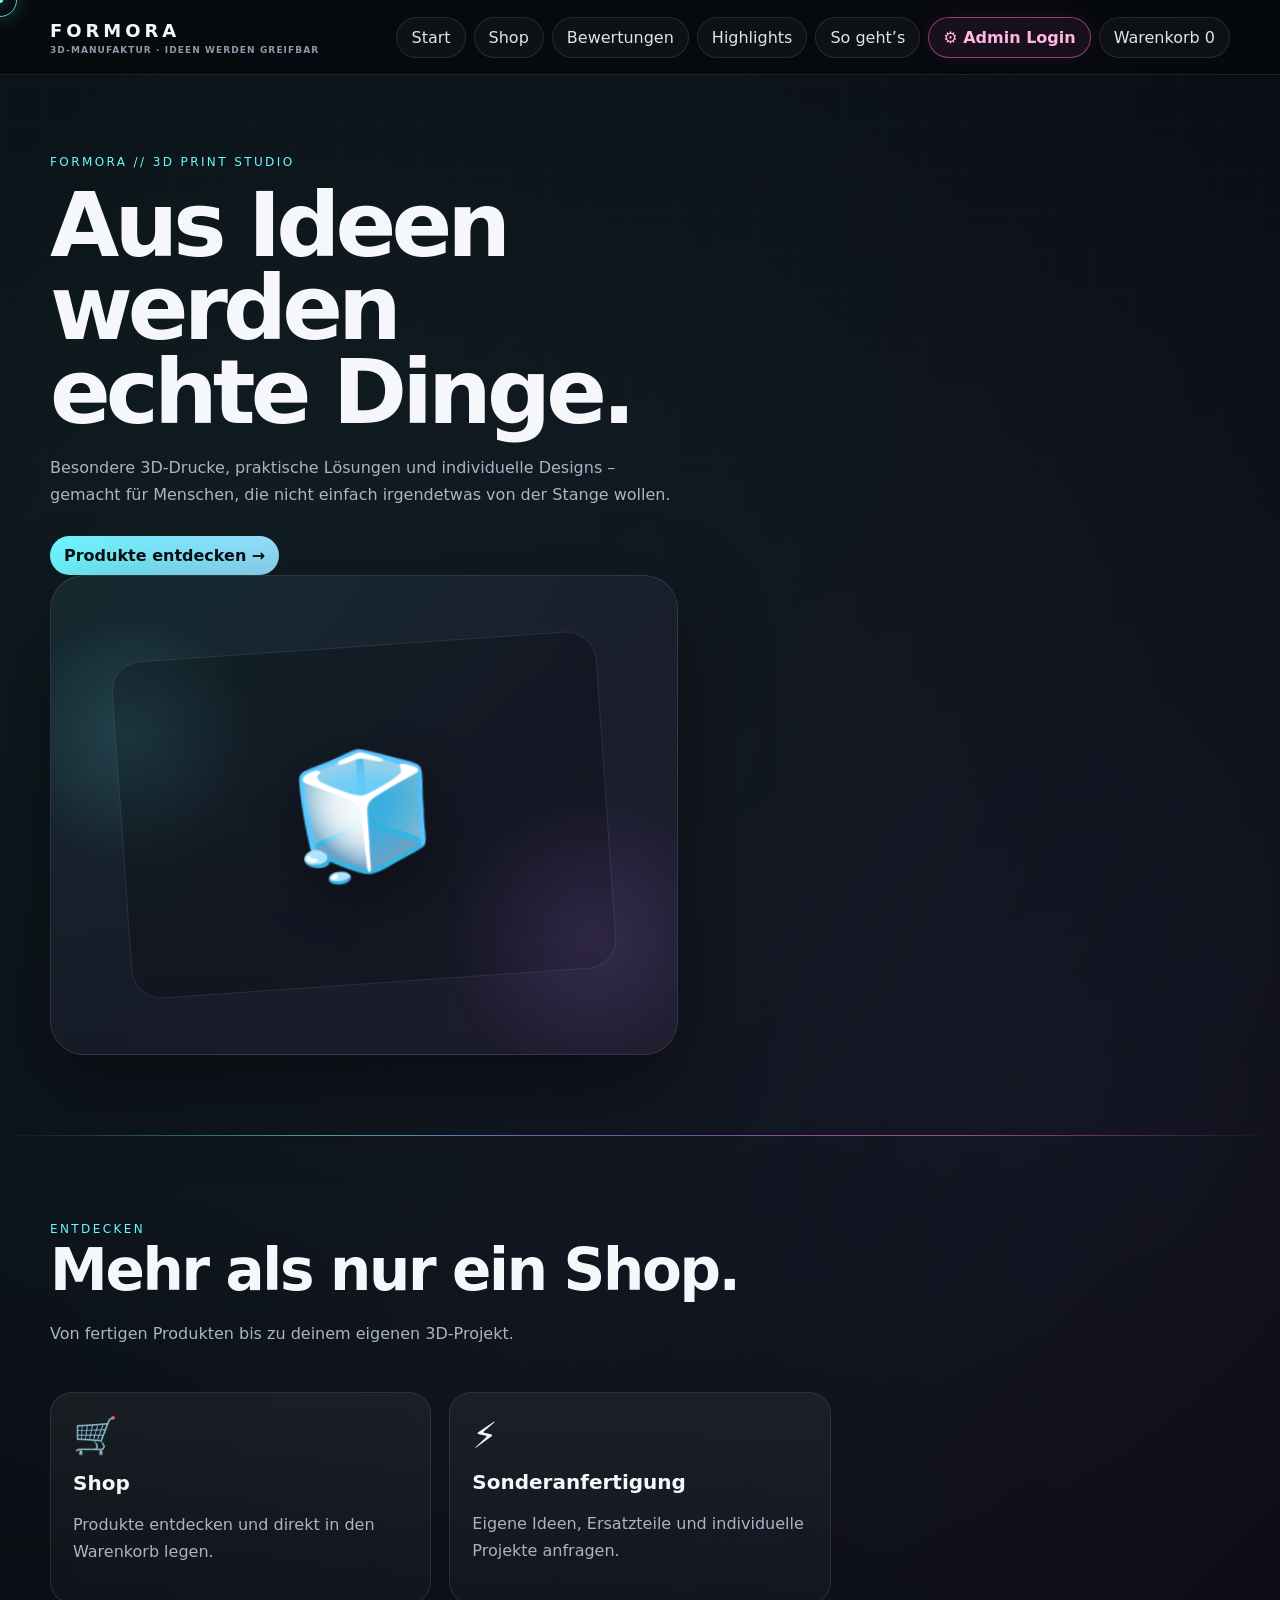
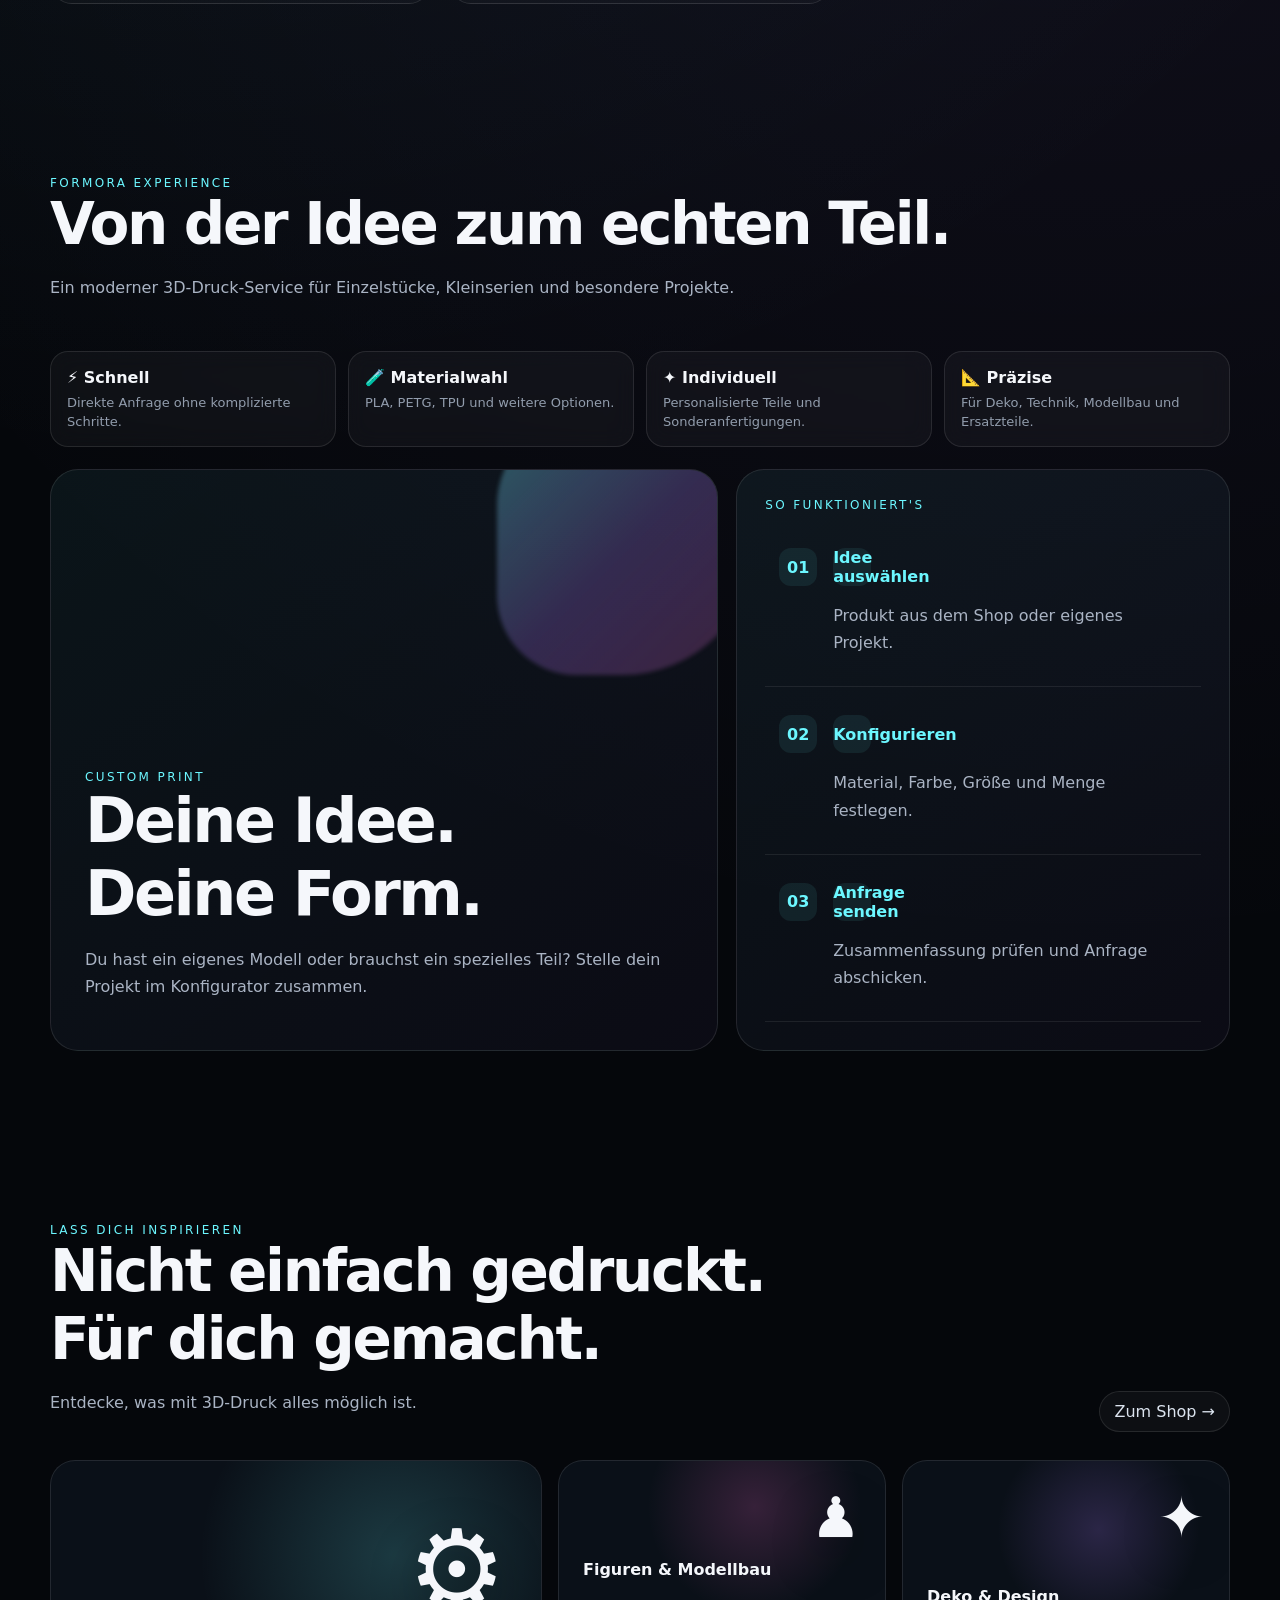
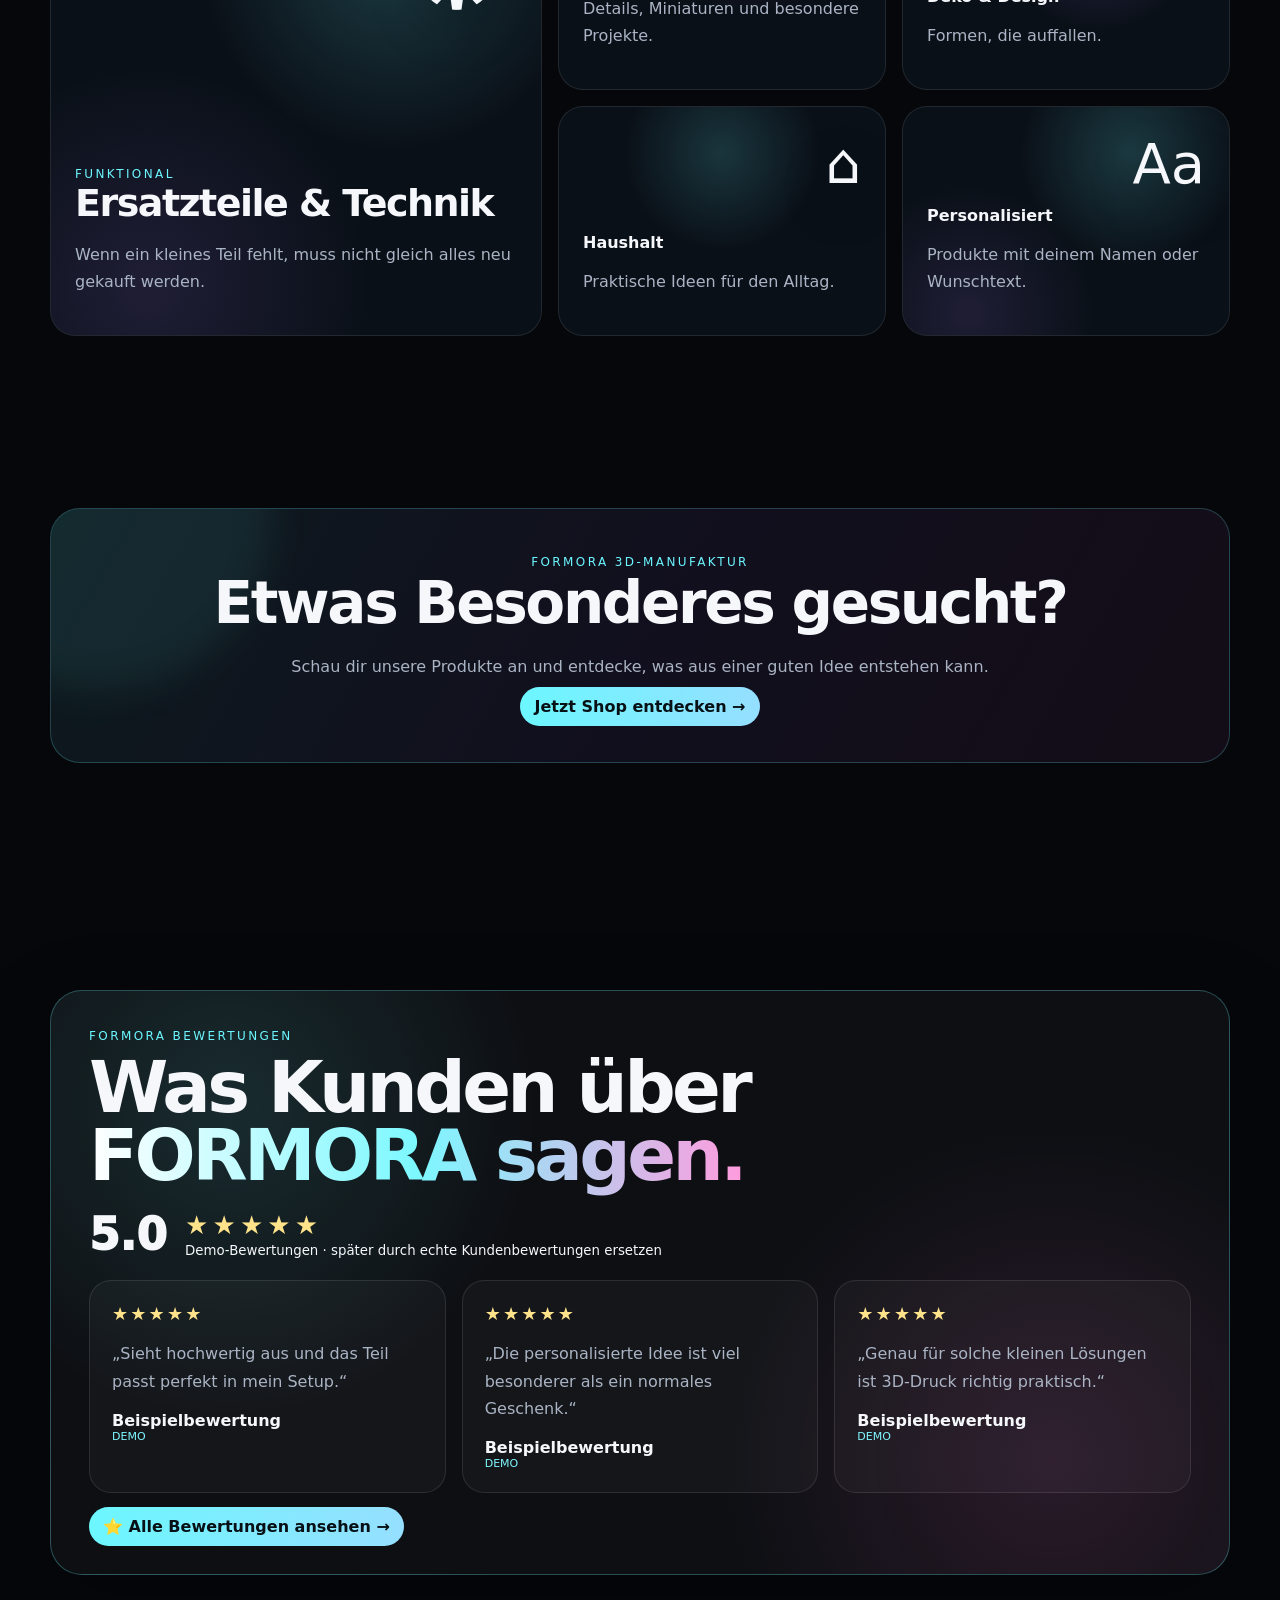
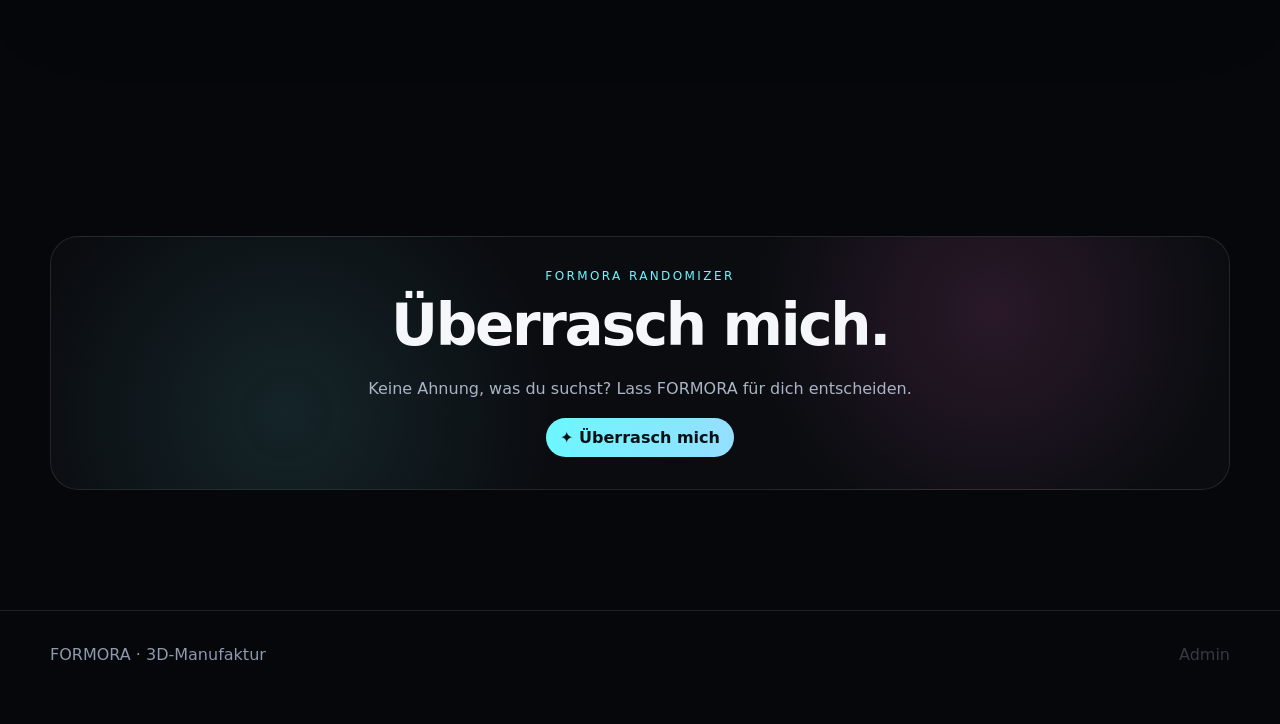
<file: index.html>
<!doctype html><html lang="de"><head><meta charset="utf-8"><meta name="viewport" content="width=device-width,initial-scale=1"><title>FORMORA — 3D Manufaktur</title><style>
:root{
  --bg:#05070b;--panel:#0a0f18;--panel2:#0e1522;--txt:#f5f7fb;--muted:#8e99ab;
  --cyan:#6cf7ff;--violet:#ad7cff;--pink:#ff6ccf;--line:rgba(255,255,255,.10);
}
*{box-sizing:border-box}html{scroll-behavior:smooth}body{
  margin:0;background:
  radial-gradient(circle at 15% 10%,rgba(108,247,255,.08),transparent 30%),
  radial-gradient(circle at 85% 20%,rgba(173,124,255,.08),transparent 32%),
  #05070b;color:var(--txt);font-family:Inter,system-ui,-apple-system,Segoe UI,Roboto,sans-serif;
  overflow-x:hidden
}
body:before{
  content:"";position:fixed;inset:0;pointer-events:none;z-index:-2;
  background-image:linear-gradient(rgba(255,255,255,.025) 1px,transparent 1px),
  linear-gradient(90deg,rgba(255,255,255,.025) 1px,transparent 1px);
  background-size:42px 42px;mask-image:linear-gradient(to bottom,rgba(0,0,0,.7),transparent 85%);
}
a{color:inherit;text-decoration:none}button,input,select,textarea{font:inherit}
.wrap{width:min(1180px,calc(100% - 32px));margin:auto}
header{
  position:sticky;top:0;z-index:50;background:rgba(5,7,11,.72);backdrop-filter:blur(18px);
  border-bottom:1px solid var(--line)
}
.nav{height:74px;display:flex;align-items:center;justify-content:space-between;gap:18px}
.brand{font-weight:900;letter-spacing:.22em;font-size:18px}.brand small{display:block;font-size:9px;letter-spacing:.12em;color:var(--muted);margin-top:4px}
nav{display:flex;gap:8px;align-items:center;flex-wrap:wrap}
nav a,.ghost-btn,.btn{
  border:1px solid var(--line);border-radius:999px;padding:10px 14px;background:rgba(255,255,255,.035);
  color:#dce4ef;cursor:pointer;transition:.25s ease
}
nav a:hover,.ghost-btn:hover,.btn:hover{transform:translateY(-2px);border-color:rgba(108,247,255,.5);box-shadow:0 8px 30px rgba(108,247,255,.08)}
.btn.primary{background:linear-gradient(90deg,var(--cyan),#95dfff);color:#071014;border:none;font-weight:800}
.hero{min-height:calc(100vh - 74px);display:grid;align-items:center;padding:80px 0}
.hero-grid{display:grid;grid-template-columns:1.1fr .9fr;gap:38px;align-items:center}
.eyebrow{font-size:12px;letter-spacing:.2em;color:var(--cyan);text-transform:uppercase}
h1{font-size:clamp(48px,7vw,92px);line-height:.93;margin:15px 0 20px;letter-spacing:-.055em}
h2{font-size:clamp(32px,4.6vw,58px);margin:0 0 12px;letter-spacing:-.04em}
p{color:#aab4c4;line-height:1.7}
.hero-actions{display:flex;gap:12px;flex-wrap:wrap;margin-top:28px}
.visual{
  min-height:480px;border:1px solid var(--line);border-radius:34px;position:relative;overflow:hidden;
  background:linear-gradient(145deg,rgba(108,247,255,.07),rgba(173,124,255,.05) 55%,rgba(255,108,207,.05));
  box-shadow:0 30px 90px rgba(0,0,0,.45)
}
.visual:before,.visual:after{content:"";position:absolute;border-radius:50%;filter:blur(4px);animation:float 7s ease-in-out infinite}
.visual:before{width:280px;height:280px;background:radial-gradient(circle,var(--cyan),transparent 65%);opacity:.15;left:-60px;top:20px}
.visual:after{width:330px;height:330px;background:radial-gradient(circle,var(--violet),transparent 65%);opacity:.16;right:-80px;bottom:-50px;animation-delay:-3s}
.print-object{
  position:absolute;inset:70px;display:grid;place-items:center;border:1px solid rgba(255,255,255,.1);border-radius:30px;
  transform:rotate(-4deg);background:rgba(0,0,0,.22);backdrop-filter:blur(10px)
}
.print-object span{font-size:120px;filter:drop-shadow(0 20px 30px rgba(0,0,0,.45))}
@keyframes float{50%{transform:translateY(28px) scale(1.06)}}
section{padding:86px 0}.sectionhead{display:flex;justify-content:space-between;gap:20px;align-items:end;margin-bottom:28px}
.grid{display:grid;grid-template-columns:repeat(3,minmax(0,1fr));gap:18px}
.card,.product{
  border:1px solid var(--line);background:linear-gradient(180deg,rgba(255,255,255,.05),rgba(255,255,255,.025));
  border-radius:22px;overflow:hidden;transition:transform .25s ease,border-color .25s ease,box-shadow .25s ease
}
.card:hover,.product:hover{transform:translateY(-6px);border-color:rgba(108,247,255,.35);box-shadow:0 20px 55px rgba(0,0,0,.28)}
.card{padding:22px}.card b{font-size:20px}.card .icon{font-size:36px;margin-bottom:14px}
.products{display:grid;grid-template-columns:repeat(3,minmax(0,1fr));gap:18px}
.pic{height:210px;background:linear-gradient(145deg,#111826,#0a0f18);display:grid;place-items:center;overflow:hidden}
.pic img{width:100%;height:100%;object-fit:cover}.pic .fallback{font-size:72px}
.info{padding:18px}.info h3{margin:0 0 8px}.info p{font-size:14px;min-height:48px}
.meta{display:flex;justify-content:space-between;align-items:center;gap:10px;margin-top:16px}.price{font-size:20px;font-weight:800}
.filters{display:flex;flex-wrap:wrap;gap:8px;margin:18px 0}.filter{border:1px solid var(--line);background:rgba(255,255,255,.035);color:#dce4ef;border-radius:999px;padding:10px 13px;cursor:pointer}.filter.active{border-color:var(--cyan);color:var(--cyan)}
.search{width:100%;min-height:48px;border-radius:14px;border:1px solid var(--line);background:#0b111c;color:#fff;padding:0 14px;margin:8px 0 20px}
.drawer{
  position:fixed;right:0;top:0;height:100%;width:min(420px,100%);background:#080d15;z-index:90;
  transform:translateX(105%);transition:.3s ease;border-left:1px solid var(--line);padding:22px;overflow:auto
}
.drawer.open{transform:none}.overlay{position:fixed;inset:0;background:rgba(0,0,0,.62);opacity:0;pointer-events:none;z-index:80;transition:.25s}.overlay.show{opacity:1;pointer-events:auto}
.cartrow{display:grid;grid-template-columns:1fr auto;gap:12px;padding:14px 0;border-bottom:1px solid var(--line)}
.cart-controls{display:flex;gap:5px;justify-content:flex-end;margin-top:7px}.cart-controls button{width:30px;height:30px;border-radius:8px;border:1px solid var(--line);background:#0d1420;color:#fff}
.footer{padding:34px 0 60px;border-top:1px solid var(--line);color:var(--muted)}
.magic-line{height:1px;background:linear-gradient(90deg,transparent,var(--cyan),var(--violet),var(--pink),transparent);opacity:.6}
.reveal{opacity:0;transform:translateY(18px);transition:.7s ease}.reveal.show{opacity:1;transform:none}
.cursor-ring,.cursor-dot{position:fixed;left:0;top:0;pointer-events:none;z-index:9999;mix-blend-mode:screen}
.cursor-ring{width:34px;height:34px;border:1px solid rgba(108,247,255,.8);border-radius:50%;transform:translate(-50%,-50%);box-shadow:0 0 18px rgba(108,247,255,.25);transition:width .18s,height .18s,border-color .18s}
.cursor-dot{width:6px;height:6px;background:var(--cyan);border-radius:50%;transform:translate(-50%,-50%);box-shadow:0 0 14px var(--cyan)}
body.cursor-hover .cursor-ring{width:52px;height:52px;border-color:var(--pink)}
body.cursor-down .cursor-ring{width:24px;height:24px}
.admin-shell{display:grid;grid-template-columns:250px 1fr;min-height:100vh}
.admin-side{border-right:1px solid var(--line);padding:24px;position:sticky;top:0;height:100vh;background:#080d15}
.admin-main{padding:32px}.admin-panel{border:1px solid var(--line);border-radius:20px;padding:20px;background:#0a101a;margin-bottom:20px}
.admin-grid{display:grid;grid-template-columns:repeat(2,minmax(0,1fr));gap:14px}
.admin-field{display:flex;flex-direction:column;gap:7px}.admin-field.full{grid-column:1/-1}
.admin-field input,.admin-field textarea,.admin-field select{background:#0b111c;border:1px solid var(--line);border-radius:12px;color:#fff;padding:11px}
.admin-product{display:grid;grid-template-columns:1fr 140px 150px auto;gap:10px;align-items:center;border-bottom:1px solid var(--line);padding:12px 0}
.login{min-height:100vh;display:grid;place-items:center;padding:30px}.login-box{width:min(430px,100%);border:1px solid var(--line);border-radius:24px;padding:24px;background:#0a101a}
@media (pointer:coarse){.cursor-ring,.cursor-dot{display:none!important}}
@media(max-width:900px){.hero-grid{grid-template-columns:1fr}.visual{min-height:360px}.grid,.products{grid-template-columns:repeat(2,minmax(0,1fr))}.admin-shell{grid-template-columns:1fr}.admin-side{height:auto;position:relative;border-right:0;border-bottom:1px solid var(--line)}}
@media(max-width:620px){nav{gap:5px;justify-content:flex-end}nav a:not(.keep){display:inline-flex;padding:8px 9px;font-size:12px}.grid,.products{grid-template-columns:1fr}.hero{padding:50px 0}.visual{min-height:300px}.print-object{inset:45px}.admin-grid{grid-template-columns:1fr}.admin-field.full{grid-column:auto}.admin-product{grid-template-columns:1fr}.nav{height:auto;padding:14px 0}}

.new-badge{
  display:inline-flex;align-items:center;gap:7px;padding:8px 12px;border-radius:999px;
  border:1px solid rgba(108,247,255,.32);background:rgba(108,247,255,.08);
  color:#9ffbff;font-size:12px;font-weight:800;letter-spacing:.08em;margin-bottom:18px
}
.quick-launch{
  display:grid;grid-template-columns:repeat(3,minmax(0,1fr));gap:14px;margin-top:26px
}
.launch-card{
  display:block;padding:20px;border:1px solid rgba(255,255,255,.12);border-radius:20px;
  background:linear-gradient(145deg,rgba(108,247,255,.07),rgba(173,124,255,.05));
  transition:.25s ease
}
.launch-card:hover{transform:translateY(-5px);border-color:rgba(108,247,255,.45)}
.launch-card .launch-icon{font-size:34px;margin-bottom:10px}
.launch-card b{display:block;font-size:19px;margin-bottom:5px}
.launch-card small{color:#9ba7b8;line-height:1.5}
.admin-nav{border-color:rgba(255,108,207,.35)!important;color:#ff9cdb!important}
@media(max-width:700px){.quick-launch{grid-template-columns:1fr}.nav{align-items:flex-start}.brand{min-width:120px}nav{max-width:65%}}


.admin-nav{
  display:inline-flex!important;
  align-items:center;
  justify-content:center;
  border:1px solid rgba(255,108,207,.5)!important;
  color:#ffb4e5!important;
  background:rgba(255,108,207,.08)!important;
  box-shadow:0 0 20px rgba(255,108,207,.08);
  font-weight:800
}
.admin-nav:hover{
  border-color:#ff6ccf!important;
  box-shadow:0 0 26px rgba(255,108,207,.2)
}
@media(max-width:620px){
  .admin-nav{display:inline-flex!important;padding:8px 10px!important;font-size:12px!important}
}


.feature-strip{display:grid;grid-template-columns:repeat(4,1fr);gap:12px;margin-top:34px}
.feature-pill{padding:16px;border:1px solid rgba(255,255,255,.1);border-radius:18px;background:rgba(255,255,255,.035);backdrop-filter:blur(10px)}
.feature-pill strong{display:block;margin-bottom:5px}.feature-pill span{font-size:13px;color:#929dad}
.showcase{display:grid;grid-template-columns:1.15fr .85fr;gap:18px;margin-top:22px}
.showcase-main,.showcase-side{border:1px solid rgba(255,255,255,.1);border-radius:28px;overflow:hidden;position:relative;background:linear-gradient(145deg,rgba(108,247,255,.06),rgba(173,124,255,.045))}
.showcase-main{min-height:380px;padding:34px;display:flex;flex-direction:column;justify-content:flex-end}
.showcase-side{min-height:380px;padding:28px}
.glow-shape{position:absolute;width:260px;height:260px;border-radius:42% 58% 63% 37%;background:linear-gradient(135deg,rgba(108,247,255,.32),rgba(173,124,255,.24),rgba(255,108,207,.2));filter:blur(2px);right:-40px;top:-55px;animation:morph 8s ease-in-out infinite}
@keyframes morph{50%{transform:rotate(35deg) scale(1.12);border-radius:62% 38% 43% 57%}}
.process{display:grid;gap:14px;margin-top:22px}.process-step{display:grid;grid-template-columns:42px 1fr;gap:12px;align-items:start;padding:14px;border-bottom:1px solid rgba(255,255,255,.08)}
.process-step b:first-child{width:38px;height:38px;border-radius:12px;display:grid;place-items:center;background:rgba(108,247,255,.08);color:#6cf7ff}
@media(max-width:800px){.feature-strip{grid-template-columns:repeat(2,1fr)}.showcase{grid-template-columns:1fr}.showcase-main,.showcase-side{min-height:320px}}
@media(max-width:480px){.feature-strip{grid-template-columns:1fr}}


.cart-toast{position:fixed;right:20px;bottom:20px;z-index:120;padding:14px 18px;border-radius:15px;background:#0d1720;border:1px solid rgba(108,247,255,.35);box-shadow:0 18px 55px rgba(0,0,0,.4);color:#dffcff;transform:translateY(30px);opacity:0;pointer-events:none;transition:.25s}
.cart-toast.show{transform:none;opacity:1}
.hero-trust{display:flex;gap:18px;flex-wrap:wrap;margin-top:22px;color:#9ca8b8;font-size:13px}
.hero-trust span{display:flex;align-items:center;gap:6px}
.hero-highlight{background:linear-gradient(90deg,#fff,#9ffaff 45%,#c9a7ff 75%,#ffb2e4);-webkit-background-clip:text;background-clip:text;color:transparent}
.inspiration-grid{display:grid;grid-template-columns:1.2fr .8fr .8fr;grid-template-rows:230px 230px;gap:16px}
.inspire{border:1px solid rgba(255,255,255,.1);border-radius:25px;position:relative;overflow:hidden;padding:24px;background:#0a1018;display:flex;align-items:flex-end;transition:.3s}
.inspire:hover{transform:translateY(-5px);border-color:rgba(108,247,255,.35)}
.inspire.big{grid-row:1/3}
.inspire:before{content:"";position:absolute;inset:0;background:radial-gradient(circle at 70% 20%,rgba(108,247,255,.18),transparent 38%),radial-gradient(circle at 20% 90%,rgba(173,124,255,.13),transparent 38%)}
.inspire:nth-child(2):before{background:radial-gradient(circle at 60% 20%,rgba(255,108,207,.18),transparent 40%)}
.inspire:nth-child(3):before{background:radial-gradient(circle at 60% 30%,rgba(173,124,255,.2),transparent 40%)}
.inspire:nth-child(4):before{background:radial-gradient(circle at 50% 20%,rgba(108,247,255,.16),transparent 40%)}
.inspire-content{position:relative;z-index:2}.inspire-icon{font-size:56px;position:absolute;right:24px;top:24px;filter:drop-shadow(0 16px 25px rgba(0,0,0,.4))}
.inspire.big .inspire-icon{font-size:110px;right:35px;top:45px}
.cta-wow{position:relative;overflow:hidden;border:1px solid rgba(108,247,255,.22);border-radius:30px;padding:46px;background:linear-gradient(120deg,rgba(108,247,255,.08),rgba(173,124,255,.08),rgba(255,108,207,.06));text-align:center}
.cta-wow:before{content:"";position:absolute;width:340px;height:340px;border-radius:50%;background:rgba(108,247,255,.08);filter:blur(20px);left:-120px;top:-160px}
.cta-wow>*{position:relative;z-index:2}
@media(max-width:800px){.inspiration-grid{grid-template-columns:1fr 1fr;grid-template-rows:auto}.inspire.big{grid-row:auto;grid-column:1/-1;min-height:320px}.inspire{min-height:210px}}
@media(max-width:520px){.inspiration-grid{grid-template-columns:1fr}.inspire.big{grid-column:auto}.inspire{min-height:220px}.cta-wow{padding:30px 20px}.cart-toast{left:14px;right:14px;bottom:14px}}


@media (pointer:fine){
  html,body,a,button,input,select,textarea,.product,.card,.inspire,.ghost-btn,.btn{cursor:none!important}
}


.intro-screen{position:fixed;inset:0;z-index:9999;background:#05080d;display:grid;place-items:center;transition:opacity .7s ease,visibility .7s ease}
.intro-screen.hide{opacity:0;visibility:hidden;pointer-events:none}
.intro-core{text-align:center;position:relative}
.intro-logo{font-size:clamp(46px,10vw,100px);font-weight:950;letter-spacing:-.06em;background:linear-gradient(90deg,#fff,#74f8ff,#c09cff,#ff8ed8);-webkit-background-clip:text;background-clip:text;color:transparent;animation:introPulse 1.15s ease both}
.intro-sub{font-size:11px;letter-spacing:.32em;color:#8fa1b5;margin-top:12px;text-transform:uppercase}
.intro-ring{position:absolute;width:190px;height:190px;border:1px solid rgba(108,247,255,.3);border-radius:50%;left:50%;top:50%;transform:translate(-50%,-50%);box-shadow:0 0 50px rgba(108,247,255,.08);animation:introRing 1.25s ease both}
@keyframes introPulse{0%{opacity:0;filter:blur(18px);transform:scale(.82)}65%{opacity:1;filter:blur(0);transform:scale(1.04)}100%{transform:scale(1)}}
@keyframes introRing{0%{opacity:0;transform:translate(-50%,-50%) scale(.2)}70%{opacity:.8}100%{opacity:0;transform:translate(-50%,-50%) scale(1.9)}}
.new-badge{display:inline-flex;padding:5px 9px;border-radius:999px;background:linear-gradient(90deg,rgba(108,247,255,.15),rgba(255,108,207,.14));border:1px solid rgba(108,247,255,.28);font-size:10px;font-weight:900;letter-spacing:.12em;color:#bffcff}
.surprise-zone{border:1px solid rgba(255,255,255,.1);border-radius:28px;padding:32px;margin:34px 0;background:radial-gradient(circle at 80% 30%,rgba(255,108,207,.13),transparent 25%),radial-gradient(circle at 20% 70%,rgba(108,247,255,.1),transparent 28%),rgba(255,255,255,.025);text-align:center;overflow:hidden;position:relative}
.surprise-zone h2{font-size:clamp(32px,5vw,58px);margin:8px 0}.surprise-result{margin:20px auto 0;max-width:500px;padding:20px;border-radius:20px;background:rgba(5,10,17,.72);border:1px solid rgba(108,247,255,.2);display:none}.surprise-result.show{display:block;animation:popResult .45s ease}
@keyframes popResult{from{opacity:0;transform:scale(.88) rotate(-1deg)}to{opacity:1;transform:none}}
.review-grid{display:grid;grid-template-columns:repeat(3,1fr);gap:16px}.review-card{border:1px solid rgba(255,255,255,.1);border-radius:22px;padding:22px;background:rgba(255,255,255,.03);transition:.25s}.review-card:hover{transform:translateY(-5px);border-color:rgba(108,247,255,.3)}.stars{letter-spacing:.12em;color:#ffe38b;font-size:18px}.review-name{font-weight:850;margin-top:14px}.verified{font-size:11px;color:#7ff8ff}
@media(max-width:760px){.review-grid{grid-template-columns:1fr}.surprise-zone{padding:26px 18px}}


.review-showcase{
  margin:55px 0;
  border:1px solid rgba(108,247,255,.28);
  border-radius:32px;
  padding:38px;
  background:
    radial-gradient(circle at 15% 20%,rgba(108,247,255,.12),transparent 28%),
    radial-gradient(circle at 85% 80%,rgba(255,108,207,.12),transparent 30%),
    rgba(255,255,255,.035);
  position:relative;overflow:hidden;
  box-shadow:0 25px 80px rgba(0,0,0,.28)
}
.review-showcase:before{
  content:"";position:absolute;inset:-2px;
  background:linear-gradient(120deg,transparent,rgba(108,247,255,.08),transparent);
  transform:translateX(-100%);animation:reviewScan 6s linear infinite
}
@keyframes reviewScan{to{transform:translateX(100%)}}
.review-big-title{font-size:clamp(38px,6vw,72px);line-height:.95;margin:10px 0 18px;letter-spacing:-.05em}
.review-big-title span{background:linear-gradient(90deg,#fff,#7cf8ff,#ff9bdd);-webkit-background-clip:text;background-clip:text;color:transparent}
.review-topline{display:flex;gap:18px;align-items:center;flex-wrap:wrap;margin:20px 0}
.review-score{font-size:44px;font-weight:950}
.review-stars-big{font-size:26px;letter-spacing:.16em;color:#ffe38b}
@media(max-width:700px){.review-showcase{padding:26px 18px}.review-big-title{font-size:42px}}

</style></head>
<body>
<div class="intro-screen" id="introScreen"><div class="intro-core"><div class="intro-ring"></div><div class="intro-logo">FORMORA</div><div class="intro-sub">Ideas become real</div></div></div><div class="cursor-ring"></div><div class="cursor-dot"></div>
<header><div class="wrap nav">
  <a class="brand" href="index.html"><span data-brand>FORMORA</span><small data-tagline>3D-MANUFAKTUR · IDEEN WERDEN GREIFBAR</small></a>
  <nav>
    <a href="index.html">Start</a>
    <a href="shop.html">Shop</a><a href="bewertungen.html">Bewertungen</a><a href="highlights.html">Highlights</a><a href="so-gehts.html">So geht’s</a>
    
    <a href="admin.html" class="admin-nav keep">⚙ Admin Login</a><button id="cartBtn" class="ghost-btn keep">Warenkorb <span id="count">0</span></button>
  </nav>
</div></header>

<main>
<section class="hero"><div class="wrap hero-grid">
  <div class="reveal">
    <div class="eyebrow">FORMORA // 3D PRINT STUDIO</div>
    <h1 id="heroTitle">Aus Ideen werden<br><span class="hero-highlight">echte Dinge.</span></h1>
    <p id="heroText">Besondere 3D-Drucke, praktische Lösungen und individuelle Designs – gemacht für Menschen, die nicht einfach irgendetwas von der Stange wollen.</p>
    <div class="hero-actions"><a class="btn primary" href="shop.html">Produkte entdecken →</a></div>


  <div class="visual reveal"><div class="print-object"><span>🧊</span></div></div>
</div></section>
<div class="magic-line"></div>
<section><div class="wrap">
  <div class="sectionhead reveal"><div><div class="eyebrow">ENTDECKEN</div><h2>Mehr als nur ein Shop.</h2><p>Von fertigen Produkten bis zu deinem eigenen 3D-Projekt.</p></div></div>
  <div class="grid">
    <a class="card reveal" href="shop.html"><div class="icon">🛒</div><b>Shop</b><p>Produkte entdecken und direkt in den Warenkorb legen.</p></a>
    
    <div class="card reveal"><div class="icon">⚡</div><b>Sonderanfertigung</b><p>Eigene Ideen, Ersatzteile und individuelle Projekte anfragen.</p></div>
  </div>
</div></section>
</main>

<div id="overlay" class="overlay"></div>
<aside id="drawer" class="drawer">
  <div style="display:flex;justify-content:space-between;align-items:center"><h3>Warenkorb</h3><button id="closeCart" class="ghost-btn">Schließen</button></div>
  <div style="font-size:12px;color:#95a6b8;margin:0 0 12px">✓ Warenkorb bleibt auf diesem Gerät gespeichert</div><div id="items"></div>
  <div style="display:flex;justify-content:space-between;font-size:20px;margin:22px 0"><b>Gesamt</b><b id="sum">0,00 €</b></div>
  <button id="order" class="btn primary" style="width:100%">Bestellanfrage senden</button>
</aside>


<section>
<div class="wrap">
  <div class="sectionhead reveal">
    <div><div class="eyebrow">FORMORA EXPERIENCE</div><h2>Von der Idee zum echten Teil.</h2><p>Ein moderner 3D-Druck-Service für Einzelstücke, Kleinserien und besondere Projekte.</p></div>
  </div>
  <div class="feature-strip">
    <div class="feature-pill reveal"><strong>⚡ Schnell</strong><span>Direkte Anfrage ohne komplizierte Schritte.</span></div>
    <div class="feature-pill reveal"><strong>🧪 Materialwahl</strong><span>PLA, PETG, TPU und weitere Optionen.</span></div>
    <div class="feature-pill reveal"><strong>✦ Individuell</strong><span>Personalisierte Teile und Sonderanfertigungen.</span></div>
    <div class="feature-pill reveal"><strong>📐 Präzise</strong><span>Für Deko, Technik, Modellbau und Ersatzteile.</span></div>
  </div>

  <div class="showcase">
    <div class="showcase-main reveal">
      <div class="glow-shape"></div>
      <div style="position:relative;z-index:2">
        <div class="eyebrow">CUSTOM PRINT</div>
        <h2 style="font-size:clamp(34px,5vw,62px)">Deine Idee.<br>Deine Form.</h2>
        <p>Du hast ein eigenes Modell oder brauchst ein spezielles Teil? Stelle dein Projekt im Konfigurator zusammen.</p>
        
      </div>
    </div>
    <div class="showcase-side reveal">
      <div class="eyebrow">SO FUNKTIONIERT'S</div>
      <div class="process">
        <div class="process-step"><b>01</b><div><b>Idee auswählen</b><p>Produkt aus dem Shop oder eigenes Projekt.</p></div></div>
        <div class="process-step"><b>02</b><div><b>Konfigurieren</b><p>Material, Farbe, Größe und Menge festlegen.</p></div></div>
        <div class="process-step"><b>03</b><div><b>Anfrage senden</b><p>Zusammenfassung prüfen und Anfrage abschicken.</p></div></div>
      </div>
    </div>
  </div>
</div>
</section>


<section>
<div class="wrap">
<div class="sectionhead reveal"><div><div class="eyebrow">LASS DICH INSPIRIEREN</div><h2>Nicht einfach gedruckt.<br>Für dich gemacht.</h2><p>Entdecke, was mit 3D-Druck alles möglich ist.</p></div><a class="btn" href="shop.html">Zum Shop →</a></div>
<div class="inspiration-grid">
  <a class="inspire big reveal" href="shop.html"><div class="inspire-icon">⚙️</div><div class="inspire-content"><div class="eyebrow">FUNKTIONAL</div><h2 style="font-size:38px">Ersatzteile & Technik</h2><p>Wenn ein kleines Teil fehlt, muss nicht gleich alles neu gekauft werden.</p></div></a>
  <a class="inspire reveal" href="shop.html"><div class="inspire-icon">♟️</div><div class="inspire-content"><b>Figuren & Modellbau</b><p>Details, Miniaturen und besondere Projekte.</p></div></a>
  <a class="inspire reveal" href="shop.html"><div class="inspire-icon">✦</div><div class="inspire-content"><b>Deko & Design</b><p>Formen, die auffallen.</p></div></a>
  <a class="inspire reveal" href="shop.html"><div class="inspire-icon">⌂</div><div class="inspire-content"><b>Haushalt</b><p>Praktische Ideen für den Alltag.</p></div></a>
  <a class="inspire reveal" href="shop.html"><div class="inspire-icon">Aa</div><div class="inspire-content"><b>Personalisiert</b><p>Produkte mit deinem Namen oder Wunschtext.</p></div></a>
</div>
</div>
</section>
<section><div class="wrap">
<div class="cta-wow reveal">
<div class="eyebrow">FORMORA 3D-MANUFAKTUR</div>
<h2>Etwas Besonderes gesucht?</h2>
<p>Schau dir unsere Produkte an und entdecke, was aus einer guten Idee entstehen kann.</p>
<a class="btn primary" href="shop.html">Jetzt Shop entdecken →</a>
</div>
</div></section>





<section id="bewertungen"><div class="wrap">
<div class="review-showcase reveal">
  <div class="eyebrow">FORMORA BEWERTUNGEN</div>
  <h2 class="review-big-title">Was Kunden über<br><span>FORMORA sagen.</span></h2>
  <div class="review-topline">
    <div class="review-score">5.0</div>
    <div><div class="review-stars-big">★★★★★</div><small>Demo-Bewertungen · später durch echte Kundenbewertungen ersetzen</small></div>
  </div>
  <div class="review-grid">
    <div class="review-card"><div class="stars">★★★★★</div><p>„Sieht hochwertig aus und das Teil passt perfekt in mein Setup.“</p><div class="review-name">Beispielbewertung</div><div class="verified">DEMO</div></div>
    <div class="review-card"><div class="stars">★★★★★</div><p>„Die personalisierte Idee ist viel besonderer als ein normales Geschenk.“</p><div class="review-name">Beispielbewertung</div><div class="verified">DEMO</div></div>
    <div class="review-card"><div class="stars">★★★★★</div><p>„Genau für solche kleinen Lösungen ist 3D-Druck richtig praktisch.“</p><div class="review-name">Beispielbewertung</div><div class="verified">DEMO</div></div>
  </div>
  <div style="margin-top:24px"><a class="btn primary" href="bewertungen.html">⭐ Alle Bewertungen ansehen →</a></div>
</div>
</div></section>

<section><div class="wrap">
<div class="surprise-zone reveal">
<div class="eyebrow">FORMORA RANDOMIZER</div>
<h2>Überrasch mich.</h2>
<p>Keine Ahnung, was du suchst? Lass FORMORA für dich entscheiden.</p>
<button class="btn primary" id="surpriseBtn" type="button">✦ Überrasch mich</button>
<div class="surprise-result" id="surpriseResult"></div>
</div>
</div></section>


<footer class="footer"><div class="wrap">FORMORA · 3D-Manufaktur <span style="float:right"><a href="admin.html" style="opacity:.35">Admin</a></span></div></footer>
<script>
document.addEventListener("DOMContentLoaded",()=>{const d=loadData();document.getElementById("heroTitle").innerHTML=d.heroTitle.replace(". ",".<br>");document.getElementById("heroText").textContent=d.heroText})
</script>
<script>
const DEFAULT_DATA = {"brand": "FORMORA", "tagline": "3D-MANUFAKTUR · IDEEN WERDEN GREIFBAR", "heroTitle": "Aus Ideen werden echte Dinge.", "heroText": "Besondere 3D-Drucke, praktische Lösungen und individuelle Designs – gemacht für Menschen, die nicht einfach irgendetwas von der Stange wollen.", "email": "deine-email@beispiel.de", "products": [{"id": "p1", "cat": "Modellbau", "name": "Diorama Detail Set", "price": 14.9, "desc": "Kleine Details und Zubehörteile für Modellbau-Projekte.", "image": ""}, {"id": "p2", "cat": "Modellbau", "name": "Fahrzeug Detailteil", "price": 17.9, "desc": "Detailteil für Fahrzeuge, Panzer und Modellbauprojekte.", "image": ""}, {"id": "p3", "cat": "Figuren", "name": "Fantasy Büste", "price": 28.9, "desc": "3D-gedruckte Büste zum Sammeln, Bemalen oder Verschenken.", "image": ""}, {"id": "p4", "cat": "Figuren", "name": "Miniaturen Set", "price": 19.9, "desc": "Mehrere kleine Figuren als Demo-Produkt.", "image": ""}, {"id": "p5", "cat": "Ersatzteile", "name": "Ersatzclip Set", "price": 6.9, "desc": "Praktische Ersatzclips als Beispiel für funktionalen 3D-Druck.", "image": ""}, {"id": "p6", "cat": "Technik", "name": "Universal Adapter", "price": 12.9, "desc": "Adapter, Halterungen und technische Bauteile.", "image": ""}, {"id": "p7", "cat": "Technik", "name": "Controller Dock", "price": 18.9, "desc": "Schlichter Halter für Controller und Gaming-Zubehör.", "image": ""}, {"id": "p8", "cat": "Deko", "name": "Design Vase", "price": 22.9, "desc": "Geometrische Vase mit moderner Oberflächenstruktur.", "image": ""}, {"id": "p9", "cat": "Haushalt", "name": "Kabel Organizer", "price": 8.9, "desc": "Kleine Ordnungshilfe für Arbeitsplatz und Zuhause.", "image": ""}, {"id": "p10", "cat": "Haushalt", "name": "Werkzeughalter", "price": 16.9, "desc": "3D-gedruckter Halter für Werkstatt oder Hobbyraum.", "image": ""}, {"id": "p11", "cat": "Personalisiert", "name": "Namensschild Custom", "price": 13.9, "desc": "Personalisiertes Schild mit Wunschname oder kurzem Text.", "image": ""}, {"id": "p12", "cat": "Personalisiert", "name": "Logo Schlüsselanhänger", "price": 9.9, "desc": "Schlüsselanhänger mit individuellem Namen oder Logo.", "image": ""}, {"id": "p13", "cat": "Gaming", "name": "Headset Stand Pro", "price": 21.9, "desc": "Futuristischer Stand für Headsets mit cleanem FORMORA Look.", "image": ""}, {"id": "p14", "cat": "Gaming", "name": "Desk Token Set", "price": 11.9, "desc": "Kleine 3D-Objekte und Marker für Gaming- und Desk-Setups.", "image": ""}, {"id": "p15", "cat": "Geschenke", "name": "Message Cube", "price": 16.9, "desc": "Personalisierbarer Würfel mit Name, Datum oder kurzer Botschaft.", "image": ""}, {"id": "p16", "cat": "Geschenke", "name": "Mini Memory Plaque", "price": 18.9, "desc": "Kleine personalisierte Erinnerungsplatte für besondere Momente.", "image": ""}]};
function loadData(){
  try{
    const raw=localStorage.getItem("formoraData");
    return raw?JSON.parse(raw):JSON.parse(JSON.stringify(DEFAULT_DATA));
  }catch(e){return JSON.parse(JSON.stringify(DEFAULT_DATA))}
}
function saveData(data){localStorage.setItem("formoraData",JSON.stringify(data))}
function money(v){return Number(v||0).toLocaleString("de-DE",{style:"currency",currency:"EUR"})}
let cart=[];
const CART_KEY="formoraCart_v3";
const CART_DB="formoraShopDB";
const CART_STORE="state";

function readLocalCart(){
  try{
    const keys=[CART_KEY,"formoraCart_v2","formoraCart"];
    for(const key of keys){
      const raw=localStorage.getItem(key);
      if(raw){
        const parsed=JSON.parse(raw);
        if(Array.isArray(parsed)) return parsed;
      }
    }
  }catch(e){}
  return [];
}

function openCartDB(){
  return new Promise((resolve,reject)=>{
    if(!("indexedDB" in window)) return reject(new Error("no indexedDB"));
    const req=indexedDB.open(CART_DB,1);
    req.onupgradeneeded=()=>{const db=req.result;if(!db.objectStoreNames.contains(CART_STORE))db.createObjectStore(CART_STORE)};
    req.onsuccess=()=>resolve(req.result);
    req.onerror=()=>reject(req.error);
  });
}

async function readDBCart(){
  try{
    const db=await openCartDB();
    return await new Promise(resolve=>{
      const tx=db.transaction(CART_STORE,"readonly");
      const req=tx.objectStore(CART_STORE).get(CART_KEY);
      req.onsuccess=()=>resolve(Array.isArray(req.result)?req.result:[]);
      req.onerror=()=>resolve([]);
    });
  }catch(e){return []}
}

async function writeDBCart(){
  try{
    const db=await openCartDB();
    await new Promise(resolve=>{
      const tx=db.transaction(CART_STORE,"readwrite");
      tx.objectStore(CART_STORE).put(cart,CART_KEY);
      tx.oncomplete=()=>resolve();
      tx.onerror=()=>resolve();
    });
  }catch(e){}
}

function saveCart(){
  try{
    const raw=JSON.stringify(cart);
    localStorage.setItem(CART_KEY,raw);
    localStorage.setItem("formoraCart_v2",raw);
    localStorage.setItem("formoraCart",raw);
  }catch(e){}
  writeDBCart();
}

async function restoreCart(){
  const local=readLocalCart();
  const db=await readDBCart();
  cart=(local && local.length)?local:db;
  if(!Array.isArray(cart))cart=[];
  saveCart();
  renderCart();
}

function clearCartStorage(){
  cart=[];
  try{
    localStorage.removeItem(CART_KEY);
    localStorage.removeItem("formoraCart_v2");
    localStorage.removeItem("formoraCart");
  }catch(e){}
  writeDBCart();
  renderCart();
}

cart=readLocalCart();
window.addEventListener("pagehide",saveCart);
window.addEventListener("beforeunload",saveCart);
document.addEventListener("visibilitychange",()=>{if(document.visibilityState==="hidden")saveCart()});

function addCart(p){const x=cart.find(i=>i.id===p.id);if(x)x.qty++;else cart.push({...p,qty:1});saveCart();renderCart();showCartToast(p.name)}
function renderCart(){
  const count=document.getElementById("count"),items=document.getElementById("items"),sum=document.getElementById("sum");
  if(!count||!items||!sum)return;
  count.textContent=cart.reduce((a,x)=>a+x.qty,0);
  sum.textContent=money(cart.reduce((a,x)=>a+x.price*x.qty,0));
  if(!cart.length){items.innerHTML="<p>Dein Warenkorb ist noch leer.</p>";return}
  items.innerHTML="";
  cart.forEach(x=>{
    const row=document.createElement("div");row.className="cartrow";
    row.innerHTML=`<div><b>${x.name}</b><br><small>${money(x.price)} pro Stück</small></div><div style="text-align:right"><b>${money(x.price*x.qty)}</b><div class="cart-controls"><button data-act="dec" data-id="${x.id}">−</button><button disabled>${x.qty}</button><button data-act="inc" data-id="${x.id}">+</button><button data-act="del" data-id="${x.id}">×</button></div></div>`;
    items.appendChild(row)
  })
}
function showCartToast(name){
  let t=document.getElementById("cartToast");
  if(!t){t=document.createElement("div");t.id="cartToast";t.className="cart-toast";document.body.appendChild(t)}
  t.textContent="✓ "+name+" wurde zum Warenkorb hinzugefügt";
  t.classList.add("show");
  clearTimeout(window.__cartToastTimer);
  window.__cartToastTimer=setTimeout(()=>t.classList.remove("show"),1800);
}
function openCart(){document.getElementById("drawer")?.classList.add("open");document.getElementById("overlay")?.classList.add("show")}
function closeCart(){document.getElementById("drawer")?.classList.remove("open");document.getElementById("overlay")?.classList.remove("show")}
document.addEventListener("click",e=>{
  const add=e.target.closest("[data-add-product]");if(add){const d=loadData();const p=d.products.find(x=>x.id===add.dataset.addProduct);if(p)addCart(p)}
  const act=e.target.closest("[data-act]");if(act){const x=cart.find(i=>i.id===act.dataset.id);if(!x)return;if(act.dataset.act==="inc")x.qty++;if(act.dataset.act==="dec")x.qty--;if(act.dataset.act==="del"||x.qty<=0)cart=cart.filter(i=>i.id!==act.dataset.id);saveCart();renderCart()}
});
document.addEventListener("DOMContentLoaded",()=>{
  const d=loadData();
  document.querySelectorAll("[data-brand]").forEach(x=>x.textContent=d.brand);
  document.querySelectorAll("[data-tagline]").forEach(x=>x.textContent=d.tagline);
  document.getElementById("cartBtn")?.addEventListener("click",openCart);
  document.getElementById("closeCart")?.addEventListener("click",closeCart);
  document.getElementById("overlay")?.addEventListener("click",closeCart);
  const order=document.getElementById("order");
  if(order)order.onclick=()=>{
    if(!cart.length)return alert("Der Warenkorb ist leer.");
    const lines=cart.map(x=>`${x.qty}x ${x.name} – ${money(x.price*x.qty)}`);
    const total=money(cart.reduce((a,x)=>a+x.price*x.qty,0));
    const mail=`mailto:${d.email}?subject=${encodeURIComponent("FORMORA Bestellanfrage")}&body=${encodeURIComponent(lines.join("\n")+"\n\nGesamt: "+total)}`;
    location.href=mail;
  };
  const obs=new IntersectionObserver(entries=>entries.forEach(en=>{if(en.isIntersecting)en.target.classList.add("show")}),{threshold:.12});
  document.querySelectorAll(".reveal").forEach(el=>obs.observe(el));
  if(matchMedia("(pointer:fine)").matches){
    const ring=document.querySelector(".cursor-ring"),dot=document.querySelector(".cursor-dot");
    let rx=0,ry=0,mx=0,my=0;
    addEventListener("mousemove",e=>{mx=e.clientX;my=e.clientY;dot.style.left=mx+"px";dot.style.top=my+"px"});
    function loop(){rx+=(mx-rx)*.18;ry+=(my-ry)*.18;ring.style.left=rx+"px";ring.style.top=ry+"px";requestAnimationFrame(loop)}loop();
    document.querySelectorAll("a,button,input,select,textarea,.product,.card").forEach(el=>{
      el.addEventListener("mouseenter",()=>document.body.classList.add("cursor-hover"));
      el.addEventListener("mouseleave",()=>document.body.classList.remove("cursor-hover"));
    });
    addEventListener("mousedown",()=>document.body.classList.add("cursor-down"));addEventListener("mouseup",()=>document.body.classList.remove("cursor-down"));
  }
  renderCart();
  restoreCart();
});
</script><script>
document.addEventListener("DOMContentLoaded",()=>{
 const intro=document.getElementById("introScreen");
 if(!intro)return;
 const seen=sessionStorage.getItem("formoraIntroSeen");
 if(seen){intro.remove();return}
 sessionStorage.setItem("formoraIntroSeen","1");
 setTimeout(()=>intro.classList.add("hide"),1250);
 setTimeout(()=>intro.remove(),2050);
});
</script>
<script>
document.addEventListener("DOMContentLoaded",()=>{
 const b=document.getElementById("surpriseBtn"),r=document.getElementById("surpriseResult");
 if(!b||!r)return;
 const picks=[
  ["🎧","Headset Stand Pro","Gaming trifft auf futuristisches Desk-Design."],
  ["✦","Message Cube","Ein kleines personalisiertes Geschenk mit großer Wirkung."],
  ["⚙","Universal Adapter","Praktisch, kompakt und typisch 3D-Druck."],
  ["◇","Design Vase","Ein auffälliges Objekt für moderne Räume."],
  ["♟","Fantasy Büste","Für Sammler, Figurenfans und Modellbau."]
 ];
 b.addEventListener("click",()=>{
   b.textContent="FORMORA denkt …";
   r.classList.remove("show");
   setTimeout(()=>{
     const x=picks[Math.floor(Math.random()*picks.length)];
     r.innerHTML=`<div style="font-size:52px">${x[0]}</div><span class="new-badge">DEIN PICK</span><h3 style="margin:10px 0 5px">${x[1]}</h3><p>${x[2]}</p><a class="btn" href="shop.html">Im Shop ansehen →</a>`;
     r.classList.add("show"); b.textContent="↻ Nochmal überraschen";
   },650);
 });
});
</script>
</body></html>
</file>
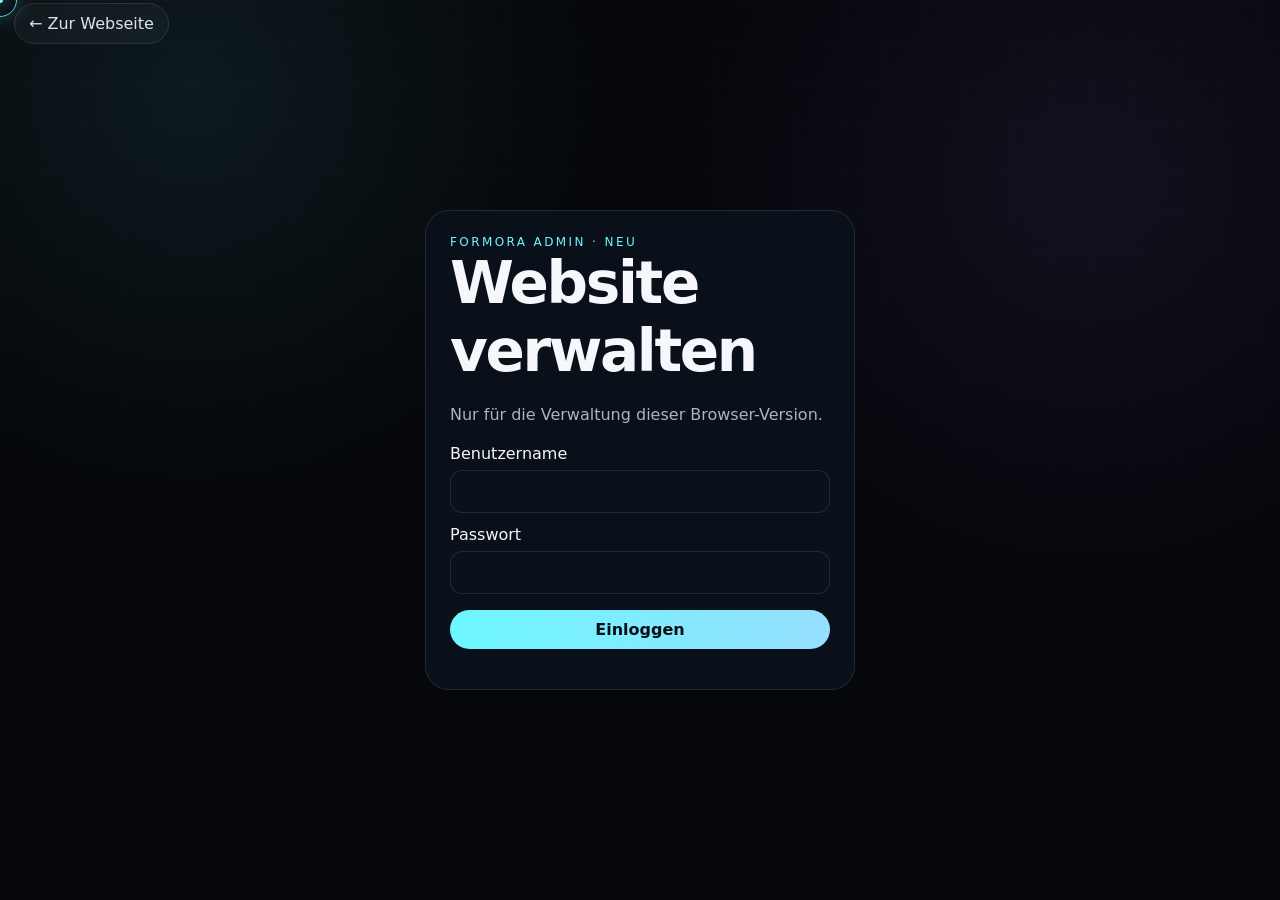
<file: admin.html>
<!doctype html><html lang="de"><head><meta charset="utf-8"><meta name="viewport" content="width=device-width,initial-scale=1"><title>FORMORA — Admin</title><style>
:root{
  --bg:#05070b;--panel:#0a0f18;--panel2:#0e1522;--txt:#f5f7fb;--muted:#8e99ab;
  --cyan:#6cf7ff;--violet:#ad7cff;--pink:#ff6ccf;--line:rgba(255,255,255,.10);
}
*{box-sizing:border-box}html{scroll-behavior:smooth}body{
  margin:0;background:
  radial-gradient(circle at 15% 10%,rgba(108,247,255,.08),transparent 30%),
  radial-gradient(circle at 85% 20%,rgba(173,124,255,.08),transparent 32%),
  #05070b;color:var(--txt);font-family:Inter,system-ui,-apple-system,Segoe UI,Roboto,sans-serif;
  overflow-x:hidden
}
body:before{
  content:"";position:fixed;inset:0;pointer-events:none;z-index:-2;
  background-image:linear-gradient(rgba(255,255,255,.025) 1px,transparent 1px),
  linear-gradient(90deg,rgba(255,255,255,.025) 1px,transparent 1px);
  background-size:42px 42px;mask-image:linear-gradient(to bottom,rgba(0,0,0,.7),transparent 85%);
}
a{color:inherit;text-decoration:none}button,input,select,textarea{font:inherit}
.wrap{width:min(1180px,calc(100% - 32px));margin:auto}
header{
  position:sticky;top:0;z-index:50;background:rgba(5,7,11,.72);backdrop-filter:blur(18px);
  border-bottom:1px solid var(--line)
}
.nav{height:74px;display:flex;align-items:center;justify-content:space-between;gap:18px}
.brand{font-weight:900;letter-spacing:.22em;font-size:18px}.brand small{display:block;font-size:9px;letter-spacing:.12em;color:var(--muted);margin-top:4px}
nav{display:flex;gap:8px;align-items:center;flex-wrap:wrap}
nav a,.ghost-btn,.btn{
  border:1px solid var(--line);border-radius:999px;padding:10px 14px;background:rgba(255,255,255,.035);
  color:#dce4ef;cursor:pointer;transition:.25s ease
}
nav a:hover,.ghost-btn:hover,.btn:hover{transform:translateY(-2px);border-color:rgba(108,247,255,.5);box-shadow:0 8px 30px rgba(108,247,255,.08)}
.btn.primary{background:linear-gradient(90deg,var(--cyan),#95dfff);color:#071014;border:none;font-weight:800}
.hero{min-height:calc(100vh - 74px);display:grid;align-items:center;padding:80px 0}
.hero-grid{display:grid;grid-template-columns:1.1fr .9fr;gap:38px;align-items:center}
.eyebrow{font-size:12px;letter-spacing:.2em;color:var(--cyan);text-transform:uppercase}
h1{font-size:clamp(48px,7vw,92px);line-height:.93;margin:15px 0 20px;letter-spacing:-.055em}
h2{font-size:clamp(32px,4.6vw,58px);margin:0 0 12px;letter-spacing:-.04em}
p{color:#aab4c4;line-height:1.7}
.hero-actions{display:flex;gap:12px;flex-wrap:wrap;margin-top:28px}
.visual{
  min-height:480px;border:1px solid var(--line);border-radius:34px;position:relative;overflow:hidden;
  background:linear-gradient(145deg,rgba(108,247,255,.07),rgba(173,124,255,.05) 55%,rgba(255,108,207,.05));
  box-shadow:0 30px 90px rgba(0,0,0,.45)
}
.visual:before,.visual:after{content:"";position:absolute;border-radius:50%;filter:blur(4px);animation:float 7s ease-in-out infinite}
.visual:before{width:280px;height:280px;background:radial-gradient(circle,var(--cyan),transparent 65%);opacity:.15;left:-60px;top:20px}
.visual:after{width:330px;height:330px;background:radial-gradient(circle,var(--violet),transparent 65%);opacity:.16;right:-80px;bottom:-50px;animation-delay:-3s}
.print-object{
  position:absolute;inset:70px;display:grid;place-items:center;border:1px solid rgba(255,255,255,.1);border-radius:30px;
  transform:rotate(-4deg);background:rgba(0,0,0,.22);backdrop-filter:blur(10px)
}
.print-object span{font-size:120px;filter:drop-shadow(0 20px 30px rgba(0,0,0,.45))}
@keyframes float{50%{transform:translateY(28px) scale(1.06)}}
section{padding:86px 0}.sectionhead{display:flex;justify-content:space-between;gap:20px;align-items:end;margin-bottom:28px}
.grid{display:grid;grid-template-columns:repeat(3,minmax(0,1fr));gap:18px}
.card,.product{
  border:1px solid var(--line);background:linear-gradient(180deg,rgba(255,255,255,.05),rgba(255,255,255,.025));
  border-radius:22px;overflow:hidden;transition:transform .25s ease,border-color .25s ease,box-shadow .25s ease
}
.card:hover,.product:hover{transform:translateY(-6px);border-color:rgba(108,247,255,.35);box-shadow:0 20px 55px rgba(0,0,0,.28)}
.card{padding:22px}.card b{font-size:20px}.card .icon{font-size:36px;margin-bottom:14px}
.products{display:grid;grid-template-columns:repeat(3,minmax(0,1fr));gap:18px}
.pic{height:210px;background:linear-gradient(145deg,#111826,#0a0f18);display:grid;place-items:center;overflow:hidden}
.pic img{width:100%;height:100%;object-fit:cover}.pic .fallback{font-size:72px}
.info{padding:18px}.info h3{margin:0 0 8px}.info p{font-size:14px;min-height:48px}
.meta{display:flex;justify-content:space-between;align-items:center;gap:10px;margin-top:16px}.price{font-size:20px;font-weight:800}
.filters{display:flex;flex-wrap:wrap;gap:8px;margin:18px 0}.filter{border:1px solid var(--line);background:rgba(255,255,255,.035);color:#dce4ef;border-radius:999px;padding:10px 13px;cursor:pointer}.filter.active{border-color:var(--cyan);color:var(--cyan)}
.search{width:100%;min-height:48px;border-radius:14px;border:1px solid var(--line);background:#0b111c;color:#fff;padding:0 14px;margin:8px 0 20px}
.drawer{
  position:fixed;right:0;top:0;height:100%;width:min(420px,100%);background:#080d15;z-index:90;
  transform:translateX(105%);transition:.3s ease;border-left:1px solid var(--line);padding:22px;overflow:auto
}
.drawer.open{transform:none}.overlay{position:fixed;inset:0;background:rgba(0,0,0,.62);opacity:0;pointer-events:none;z-index:80;transition:.25s}.overlay.show{opacity:1;pointer-events:auto}
.cartrow{display:grid;grid-template-columns:1fr auto;gap:12px;padding:14px 0;border-bottom:1px solid var(--line)}
.cart-controls{display:flex;gap:5px;justify-content:flex-end;margin-top:7px}.cart-controls button{width:30px;height:30px;border-radius:8px;border:1px solid var(--line);background:#0d1420;color:#fff}
.footer{padding:34px 0 60px;border-top:1px solid var(--line);color:var(--muted)}
.magic-line{height:1px;background:linear-gradient(90deg,transparent,var(--cyan),var(--violet),var(--pink),transparent);opacity:.6}
.reveal{opacity:0;transform:translateY(18px);transition:.7s ease}.reveal.show{opacity:1;transform:none}
.cursor-ring,.cursor-dot{position:fixed;left:0;top:0;pointer-events:none;z-index:9999;mix-blend-mode:screen}
.cursor-ring{width:34px;height:34px;border:1px solid rgba(108,247,255,.8);border-radius:50%;transform:translate(-50%,-50%);box-shadow:0 0 18px rgba(108,247,255,.25);transition:width .18s,height .18s,border-color .18s}
.cursor-dot{width:6px;height:6px;background:var(--cyan);border-radius:50%;transform:translate(-50%,-50%);box-shadow:0 0 14px var(--cyan)}
body.cursor-hover .cursor-ring{width:52px;height:52px;border-color:var(--pink)}
body.cursor-down .cursor-ring{width:24px;height:24px}
.admin-shell{display:grid;grid-template-columns:250px 1fr;min-height:100vh}
.admin-side{border-right:1px solid var(--line);padding:24px;position:sticky;top:0;height:100vh;background:#080d15}
.admin-main{padding:32px}.admin-panel{border:1px solid var(--line);border-radius:20px;padding:20px;background:#0a101a;margin-bottom:20px}
.admin-grid{display:grid;grid-template-columns:repeat(2,minmax(0,1fr));gap:14px}
.admin-field{display:flex;flex-direction:column;gap:7px}.admin-field.full{grid-column:1/-1}
.admin-field input,.admin-field textarea,.admin-field select{background:#0b111c;border:1px solid var(--line);border-radius:12px;color:#fff;padding:11px}
.admin-product{display:grid;grid-template-columns:1fr 140px 150px auto;gap:10px;align-items:center;border-bottom:1px solid var(--line);padding:12px 0}
.login{min-height:100vh;display:grid;place-items:center;padding:30px}.login-box{width:min(430px,100%);border:1px solid var(--line);border-radius:24px;padding:24px;background:#0a101a}
@media (pointer:coarse){.cursor-ring,.cursor-dot{display:none!important}}
@media(max-width:900px){.hero-grid{grid-template-columns:1fr}.visual{min-height:360px}.grid,.products{grid-template-columns:repeat(2,minmax(0,1fr))}.admin-shell{grid-template-columns:1fr}.admin-side{height:auto;position:relative;border-right:0;border-bottom:1px solid var(--line)}}
@media(max-width:620px){nav a:not(.keep){display:none}.grid,.products{grid-template-columns:1fr}.hero{padding:50px 0}.visual{min-height:300px}.print-object{inset:45px}.admin-grid{grid-template-columns:1fr}.admin-field.full{grid-column:auto}.admin-product{grid-template-columns:1fr}.nav{height:auto;padding:14px 0}}

@media (pointer:fine){
  html,body,a,button,input,select,textarea,.product,.card,.inspire,.ghost-btn,.btn{cursor:none!important}
}


.review-admin{margin-top:28px;border:1px solid rgba(255,255,255,.1);border-radius:22px;padding:22px;background:rgba(255,255,255,.03)}
.review-admin-item{display:grid;grid-template-columns:1fr auto;gap:14px;padding:16px 0;border-bottom:1px solid rgba(255,255,255,.08)}
.review-admin-item:last-child{border-bottom:0}
.review-admin-stars{color:#ffe38b}
.review-delete{border:1px solid rgba(255,108,160,.35);background:rgba(255,50,100,.08);color:#ff9cbd;border-radius:12px;padding:9px 12px;cursor:pointer}

</style></head>
<body><div class="cursor-ring"></div><div class="cursor-dot"></div>
<div style="position:fixed;top:14px;left:14px;z-index:100"><a href="index.html" class="btn">← Zur Webseite</a></div><div id="login" class="login"><div class="login-box">
<div class="eyebrow">FORMORA ADMIN · NEU</div><h2>Website verwalten</h2><p>Nur für die Verwaltung dieser Browser-Version.</p>
<div class="admin-field"><label>Benutzername</label><input id="user"></div>
<div class="admin-field" style="margin-top:12px"><label>Passwort</label><input id="pass" type="password"></div>
<button id="loginBtn" class="btn primary" style="width:100%;margin-top:16px">Einloggen</button>
<p id="loginMsg"></p>
</div></div>
<div id="adminApp" style="display:none" class="admin-shell">
<aside class="admin-side"><a class="brand" href="index.html">FORMORA<small>ADMIN CONTROL</small></a><p>Produkte und Seitentexte bearbeiten.</p><button id="logout" class="btn">Abmelden</button></aside>
<main class="admin-main">
<h2>Website verwalten</h2>
<div class="admin-panel"><h3>Allgemeine Einstellungen</h3><div class="admin-grid">
<div class="admin-field"><label>Markenname</label><input id="aBrand"></div>
<div class="admin-field"><label>E-Mail</label><input id="aEmail"></div>
<div class="admin-field full"><label>Untertitel</label><input id="aTagline"></div>
<div class="admin-field full"><label>Hero Überschrift</label><input id="aHeroTitle"></div>
<div class="admin-field full"><label>Hero Text</label><textarea id="aHeroText"></textarea></div>
</div><button id="saveGeneral" class="btn primary" style="margin-top:14px">Speichern</button></div>
<div class="admin-panel"><div style="display:flex;justify-content:space-between;align-items:center;gap:10px"><h3>Produkte</h3><button id="addProduct" class="btn">+ Produkt</button></div><div id="adminProducts"></div></div>
<div class="admin-panel"><h3>Backup</h3><p>Damit kannst du deine Änderungen sichern und auf einen anderen Browser übertragen.</p><button id="exportBtn" class="btn">Backup herunterladen</button><input id="importFile" type="file" accept=".json" style="margin-top:10px"></div>

<section class="review-admin" id="reviewAdminSection">
  <h2>Bewertungen verwalten</h2>
  <p>Hier kannst du gespeicherte Bewertungen auf diesem Gerät löschen.</p>
  <div id="adminReviewList"></div>
</section>

</main></div>
<script>
const DEFAULT_DATA = {"brand": "FORMORA", "tagline": "3D-MANUFAKTUR · IDEEN WERDEN GREIFBAR", "heroTitle": "Du denkst es. Wir drucken es.", "heroText": "3D-Druck für Modellbau, Figuren, Ersatzteile, Technik, Deko, Haushalt und personalisierte Ideen.", "email": "deine-email@beispiel.de", "products": [{"id": "p1", "cat": "Modellbau", "name": "Diorama Detail Set", "price": 14.9, "desc": "Kleine Details und Zubehörteile für Modellbau-Projekte.", "image": ""}, {"id": "p2", "cat": "Modellbau", "name": "Fahrzeug Detailteil", "price": 17.9, "desc": "Detailteil für Fahrzeuge, Panzer und Modellbauprojekte.", "image": ""}, {"id": "p3", "cat": "Figuren", "name": "Fantasy Büste", "price": 28.9, "desc": "3D-gedruckte Büste zum Sammeln, Bemalen oder Verschenken.", "image": ""}, {"id": "p4", "cat": "Figuren", "name": "Miniaturen Set", "price": 19.9, "desc": "Mehrere kleine Figuren als Demo-Produkt.", "image": ""}, {"id": "p5", "cat": "Ersatzteile", "name": "Ersatzclip Set", "price": 6.9, "desc": "Praktische Ersatzclips als Beispiel für funktionalen 3D-Druck.", "image": ""}, {"id": "p6", "cat": "Technik", "name": "Universal Adapter", "price": 12.9, "desc": "Adapter, Halterungen und technische Bauteile.", "image": ""}, {"id": "p7", "cat": "Technik", "name": "Controller Dock", "price": 18.9, "desc": "Schlichter Halter für Controller und Gaming-Zubehör.", "image": ""}, {"id": "p8", "cat": "Deko", "name": "Design Vase", "price": 22.9, "desc": "Geometrische Vase mit moderner Oberflächenstruktur.", "image": ""}, {"id": "p9", "cat": "Haushalt", "name": "Kabel Organizer", "price": 8.9, "desc": "Kleine Ordnungshilfe für Arbeitsplatz und Zuhause.", "image": ""}, {"id": "p10", "cat": "Haushalt", "name": "Werkzeughalter", "price": 16.9, "desc": "3D-gedruckter Halter für Werkstatt oder Hobbyraum.", "image": ""}, {"id": "p11", "cat": "Personalisiert", "name": "Namensschild Custom", "price": 13.9, "desc": "Personalisiertes Schild mit Wunschname oder kurzem Text.", "image": ""}, {"id": "p12", "cat": "Personalisiert", "name": "Logo Schlüsselanhänger", "price": 9.9, "desc": "Schlüsselanhänger mit individuellem Namen oder Logo.", "image": ""}, {"id": "p13", "cat": "Gaming", "name": "Headset Stand Pro", "price": 21.9, "desc": "Futuristischer Stand für Headsets mit cleanem FORMORA Look.", "image": ""}, {"id": "p14", "cat": "Gaming", "name": "Desk Token Set", "price": 11.9, "desc": "Kleine 3D-Objekte und Marker für Gaming- und Desk-Setups.", "image": ""}, {"id": "p15", "cat": "Geschenke", "name": "Message Cube", "price": 16.9, "desc": "Personalisierbarer Würfel mit Name, Datum oder kurzer Botschaft.", "image": ""}, {"id": "p16", "cat": "Geschenke", "name": "Mini Memory Plaque", "price": 18.9, "desc": "Kleine personalisierte Erinnerungsplatte für besondere Momente.", "image": ""}]};
function loadData(){
  try{
    const raw=localStorage.getItem("formoraData");
    return raw?JSON.parse(raw):JSON.parse(JSON.stringify(DEFAULT_DATA));
  }catch(e){return JSON.parse(JSON.stringify(DEFAULT_DATA))}
}
function saveData(data){localStorage.setItem("formoraData",JSON.stringify(data))}
function money(v){return Number(v||0).toLocaleString("de-DE",{style:"currency",currency:"EUR"})}
let cart=[];
const CART_KEY="formoraCart_v3";
const CART_DB="formoraShopDB";
const CART_STORE="state";

function readLocalCart(){
  try{
    const keys=[CART_KEY,"formoraCart_v2","formoraCart"];
    for(const key of keys){
      const raw=localStorage.getItem(key);
      if(raw){
        const parsed=JSON.parse(raw);
        if(Array.isArray(parsed)) return parsed;
      }
    }
  }catch(e){}
  return [];
}

function openCartDB(){
  return new Promise((resolve,reject)=>{
    if(!("indexedDB" in window)) return reject(new Error("no indexedDB"));
    const req=indexedDB.open(CART_DB,1);
    req.onupgradeneeded=()=>{const db=req.result;if(!db.objectStoreNames.contains(CART_STORE))db.createObjectStore(CART_STORE)};
    req.onsuccess=()=>resolve(req.result);
    req.onerror=()=>reject(req.error);
  });
}

async function readDBCart(){
  try{
    const db=await openCartDB();
    return await new Promise(resolve=>{
      const tx=db.transaction(CART_STORE,"readonly");
      const req=tx.objectStore(CART_STORE).get(CART_KEY);
      req.onsuccess=()=>resolve(Array.isArray(req.result)?req.result:[]);
      req.onerror=()=>resolve([]);
    });
  }catch(e){return []}
}

async function writeDBCart(){
  try{
    const db=await openCartDB();
    await new Promise(resolve=>{
      const tx=db.transaction(CART_STORE,"readwrite");
      tx.objectStore(CART_STORE).put(cart,CART_KEY);
      tx.oncomplete=()=>resolve();
      tx.onerror=()=>resolve();
    });
  }catch(e){}
}

function saveCart(){
  try{
    const raw=JSON.stringify(cart);
    localStorage.setItem(CART_KEY,raw);
    localStorage.setItem("formoraCart_v2",raw);
    localStorage.setItem("formoraCart",raw);
  }catch(e){}
  writeDBCart();
}

async function restoreCart(){
  const local=readLocalCart();
  const db=await readDBCart();
  cart=(local && local.length)?local:db;
  if(!Array.isArray(cart))cart=[];
  saveCart();
  renderCart();
}

function clearCartStorage(){
  cart=[];
  try{
    localStorage.removeItem(CART_KEY);
    localStorage.removeItem("formoraCart_v2");
    localStorage.removeItem("formoraCart");
  }catch(e){}
  writeDBCart();
  renderCart();
}

cart=readLocalCart();
window.addEventListener("pagehide",saveCart);
window.addEventListener("beforeunload",saveCart);
document.addEventListener("visibilitychange",()=>{if(document.visibilityState==="hidden")saveCart()});

function addCart(p){const x=cart.find(i=>i.id===p.id);if(x)x.qty++;else cart.push({...p,qty:1});saveCart();renderCart();showCartToast(p.name)}
function renderCart(){
  const count=document.getElementById("count"),items=document.getElementById("items"),sum=document.getElementById("sum");
  if(!count||!items||!sum)return;
  count.textContent=cart.reduce((a,x)=>a+x.qty,0);
  sum.textContent=money(cart.reduce((a,x)=>a+x.price*x.qty,0));
  if(!cart.length){items.innerHTML="<p>Dein Warenkorb ist noch leer.</p>";return}
  items.innerHTML="";
  cart.forEach(x=>{
    const row=document.createElement("div");row.className="cartrow";
    row.innerHTML=`<div><b>${x.name}</b><br><small>${money(x.price)} pro Stück</small></div><div style="text-align:right"><b>${money(x.price*x.qty)}</b><div class="cart-controls"><button data-act="dec" data-id="${x.id}">−</button><button disabled>${x.qty}</button><button data-act="inc" data-id="${x.id}">+</button><button data-act="del" data-id="${x.id}">×</button></div></div>`;
    items.appendChild(row)
  })
}
function openCart(){document.getElementById("drawer")?.classList.add("open");document.getElementById("overlay")?.classList.add("show")}
function closeCart(){document.getElementById("drawer")?.classList.remove("open");document.getElementById("overlay")?.classList.remove("show")}
document.addEventListener("click",e=>{
  const add=e.target.closest("[data-add-product]");if(add){const d=loadData();const p=d.products.find(x=>x.id===add.dataset.addProduct);if(p)addCart(p)}
  const act=e.target.closest("[data-act]");if(act){const x=cart.find(i=>i.id===act.dataset.id);if(!x)return;if(act.dataset.act==="inc")x.qty++;if(act.dataset.act==="dec")x.qty--;if(act.dataset.act==="del"||x.qty<=0)cart=cart.filter(i=>i.id!==act.dataset.id);saveCart();renderCart()}
});
document.addEventListener("DOMContentLoaded",()=>{
  const d=loadData();
  document.querySelectorAll("[data-brand]").forEach(x=>x.textContent=d.brand);
  document.querySelectorAll("[data-tagline]").forEach(x=>x.textContent=d.tagline);
  document.getElementById("cartBtn")?.addEventListener("click",openCart);
  document.getElementById("closeCart")?.addEventListener("click",closeCart);
  document.getElementById("overlay")?.addEventListener("click",closeCart);
  const order=document.getElementById("order");
  if(order)order.onclick=()=>{
    if(!cart.length)return alert("Der Warenkorb ist leer.");
    const lines=cart.map(x=>`${x.qty}x ${x.name} – ${money(x.price*x.qty)}`);
    const total=money(cart.reduce((a,x)=>a+x.price*x.qty,0));
    const mail=`mailto:${d.email}?subject=${encodeURIComponent("FORMORA Bestellanfrage")}&body=${encodeURIComponent(lines.join("\n")+"\n\nGesamt: "+total)}`;
    location.href=mail;
  };
  const obs=new IntersectionObserver(entries=>entries.forEach(en=>{if(en.isIntersecting)en.target.classList.add("show")}),{threshold:.12});
  document.querySelectorAll(".reveal").forEach(el=>obs.observe(el));
  if(matchMedia("(pointer:fine)").matches){
    const ring=document.querySelector(".cursor-ring"),dot=document.querySelector(".cursor-dot");
    let rx=0,ry=0,mx=0,my=0;
    addEventListener("mousemove",e=>{mx=e.clientX;my=e.clientY;dot.style.left=mx+"px";dot.style.top=my+"px"});
    function loop(){rx+=(mx-rx)*.18;ry+=(my-ry)*.18;ring.style.left=rx+"px";ring.style.top=ry+"px";requestAnimationFrame(loop)}loop();
    document.querySelectorAll("a,button,input,select,textarea,.product,.card").forEach(el=>{
      el.addEventListener("mouseenter",()=>document.body.classList.add("cursor-hover"));
      el.addEventListener("mouseleave",()=>document.body.classList.remove("cursor-hover"));
    });
    addEventListener("mousedown",()=>document.body.classList.add("cursor-down"));addEventListener("mouseup",()=>document.body.classList.remove("cursor-down"));
  }
  renderCart();
  restoreCart();
});
</script>
<script>
function adminRender(){
 const d=loadData();aBrand.value=d.brand;aEmail.value=d.email;aTagline.value=d.tagline;aHeroTitle.value=d.heroTitle;aHeroText.value=d.heroText;
 adminProducts.innerHTML="";
 d.products.forEach((p,idx)=>{
   const row=document.createElement("div");row.className="admin-product";
   row.innerHTML=`<input value="${p.name.replaceAll('"','&quot;')}" data-f="name" data-i="${idx}"><input type="number" step="0.01" value="${p.price}" data-f="price" data-i="${idx}"><input value="${p.cat}" data-f="cat" data-i="${idx}"><button class="btn" data-del="${idx}">Löschen</button><textarea style="grid-column:1/-1" data-f="desc" data-i="${idx}">${p.desc}</textarea><input style="grid-column:1/-1" placeholder="Bild-URL oder data:image/..." value="${p.image||""}" data-f="image" data-i="${idx}">`;
   adminProducts.appendChild(row)
 })
}
document.addEventListener("DOMContentLoaded",()=>{
 const show=()=>{login.style.display="none";adminApp.style.display="grid";adminRender()};
 if(sessionStorage.getItem("formoraAdmin")==="1")show();
 loginBtn.onclick=()=>{if(user.value==="Admin"&&pass.value==="123"){sessionStorage.setItem("formoraAdmin","1");show()}else loginMsg.textContent="Login falsch."};
 logout.onclick=()=>{sessionStorage.removeItem("formoraAdmin");location.reload()};
 saveGeneral.onclick=()=>{const d=loadData();d.brand=aBrand.value;d.email=aEmail.value;d.tagline=aTagline.value;d.heroTitle=aHeroTitle.value;d.heroText=aHeroText.value;saveData(d);alert("Gespeichert.")};
 adminProducts.addEventListener("input",e=>{const f=e.target.dataset.f,i=e.target.dataset.i;if(f===undefined||i===undefined)return;const d=loadData();d.products[+i][f]=f==="price"?Number(e.target.value):e.target.value;saveData(d)});
 adminProducts.addEventListener("click",e=>{const b=e.target.closest("[data-del]");if(!b)return;const d=loadData();d.products.splice(+b.dataset.del,1);saveData(d);adminRender()});
 addProduct.onclick=()=>{const d=loadData();d.products.push({id:"p"+Date.now(),cat:"Neu",name:"Neues Produkt",price:0,desc:"Beschreibung",image:""});saveData(d);adminRender()};
 exportBtn.onclick=()=>{const blob=new Blob([JSON.stringify(loadData(),null,2)],{type:"application/json"});const a=document.createElement("a");a.href=URL.createObjectURL(blob);a.download="formora-backup.json";a.click();URL.revokeObjectURL(a.href)};
 importFile.onchange=async()=>{const f=importFile.files[0];if(!f)return;try{const d=JSON.parse(await f.text());saveData(d);adminRender();alert("Backup importiert.")}catch(e){alert("Ungültige Datei.")}}
})
</script>

<script>
document.addEventListener("DOMContentLoaded",()=>{
 const KEY="formoraReviews_v1", box=document.getElementById("adminReviewList");
 if(!box)return;
 function read(){try{const v=JSON.parse(localStorage.getItem(KEY)||"[]");return Array.isArray(v)?v:[]}catch(e){return []}}
 function save(v){localStorage.setItem(KEY,JSON.stringify(v))}
 function esc(v){return String(v).replace(/[&<>"']/g,c=>({"&":"&amp;","<":"&lt;",">":"&gt;",'"':"&quot;","'":"&#039;"}[c]))}
 function render(){
   const r=read().slice().reverse();
   if(!r.length){box.innerHTML="<p>Noch keine Bewertungen gespeichert.</p>";return}
   box.innerHTML=r.map(x=>`<div class="review-admin-item">
      <div><b>${esc(x.name)}</b><div class="review-admin-stars">${"★".repeat(x.stars)}${"☆".repeat(5-x.stars)}</div><p>${esc(x.text)}</p></div>
      <button class="review-delete" data-review-delete="${x.id}" type="button">Löschen</button>
   </div>`).join("");
 }
 box.addEventListener("click",e=>{
   const b=e.target.closest("[data-review-delete]");if(!b)return;
   if(!confirm("Diese Bewertung wirklich löschen?"))return;
   save(read().filter(x=>x.id!==b.dataset.reviewDelete));render();
 });
 render();
});
</script>

</body></html>
</file>
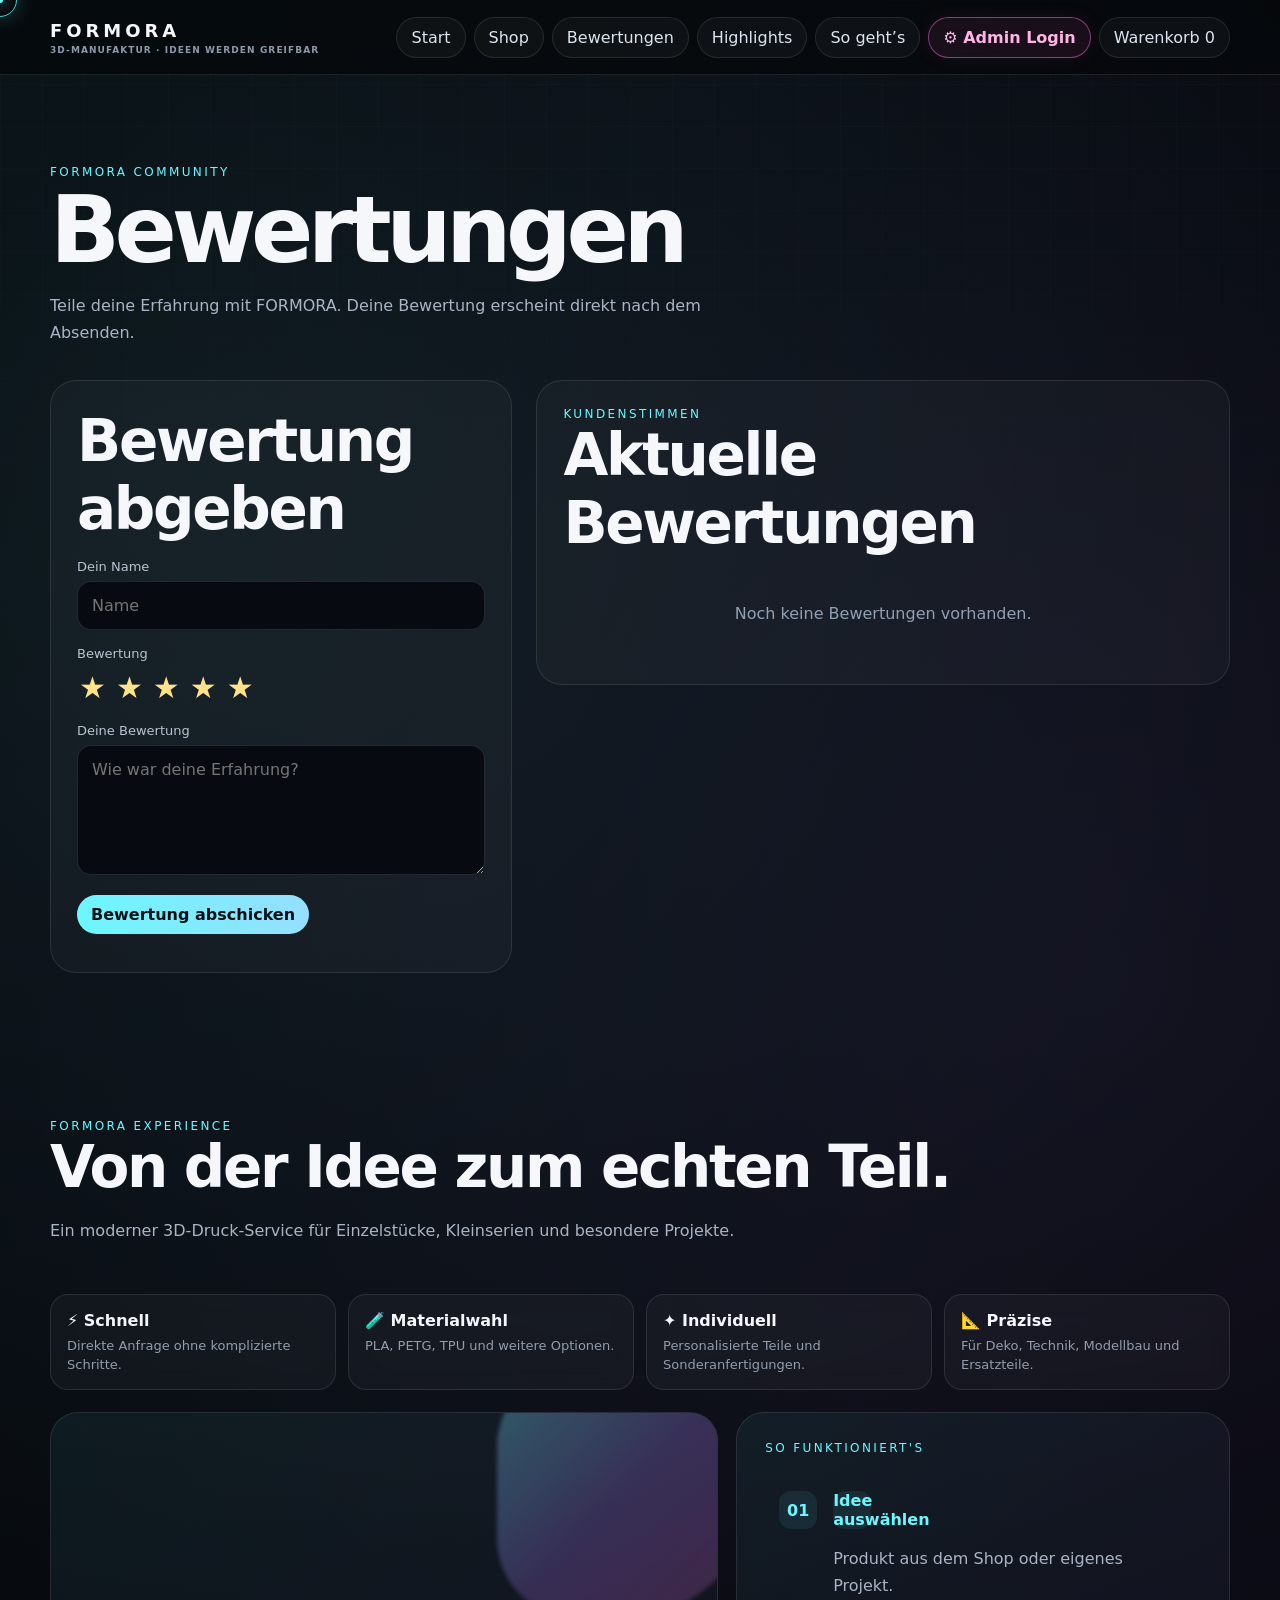
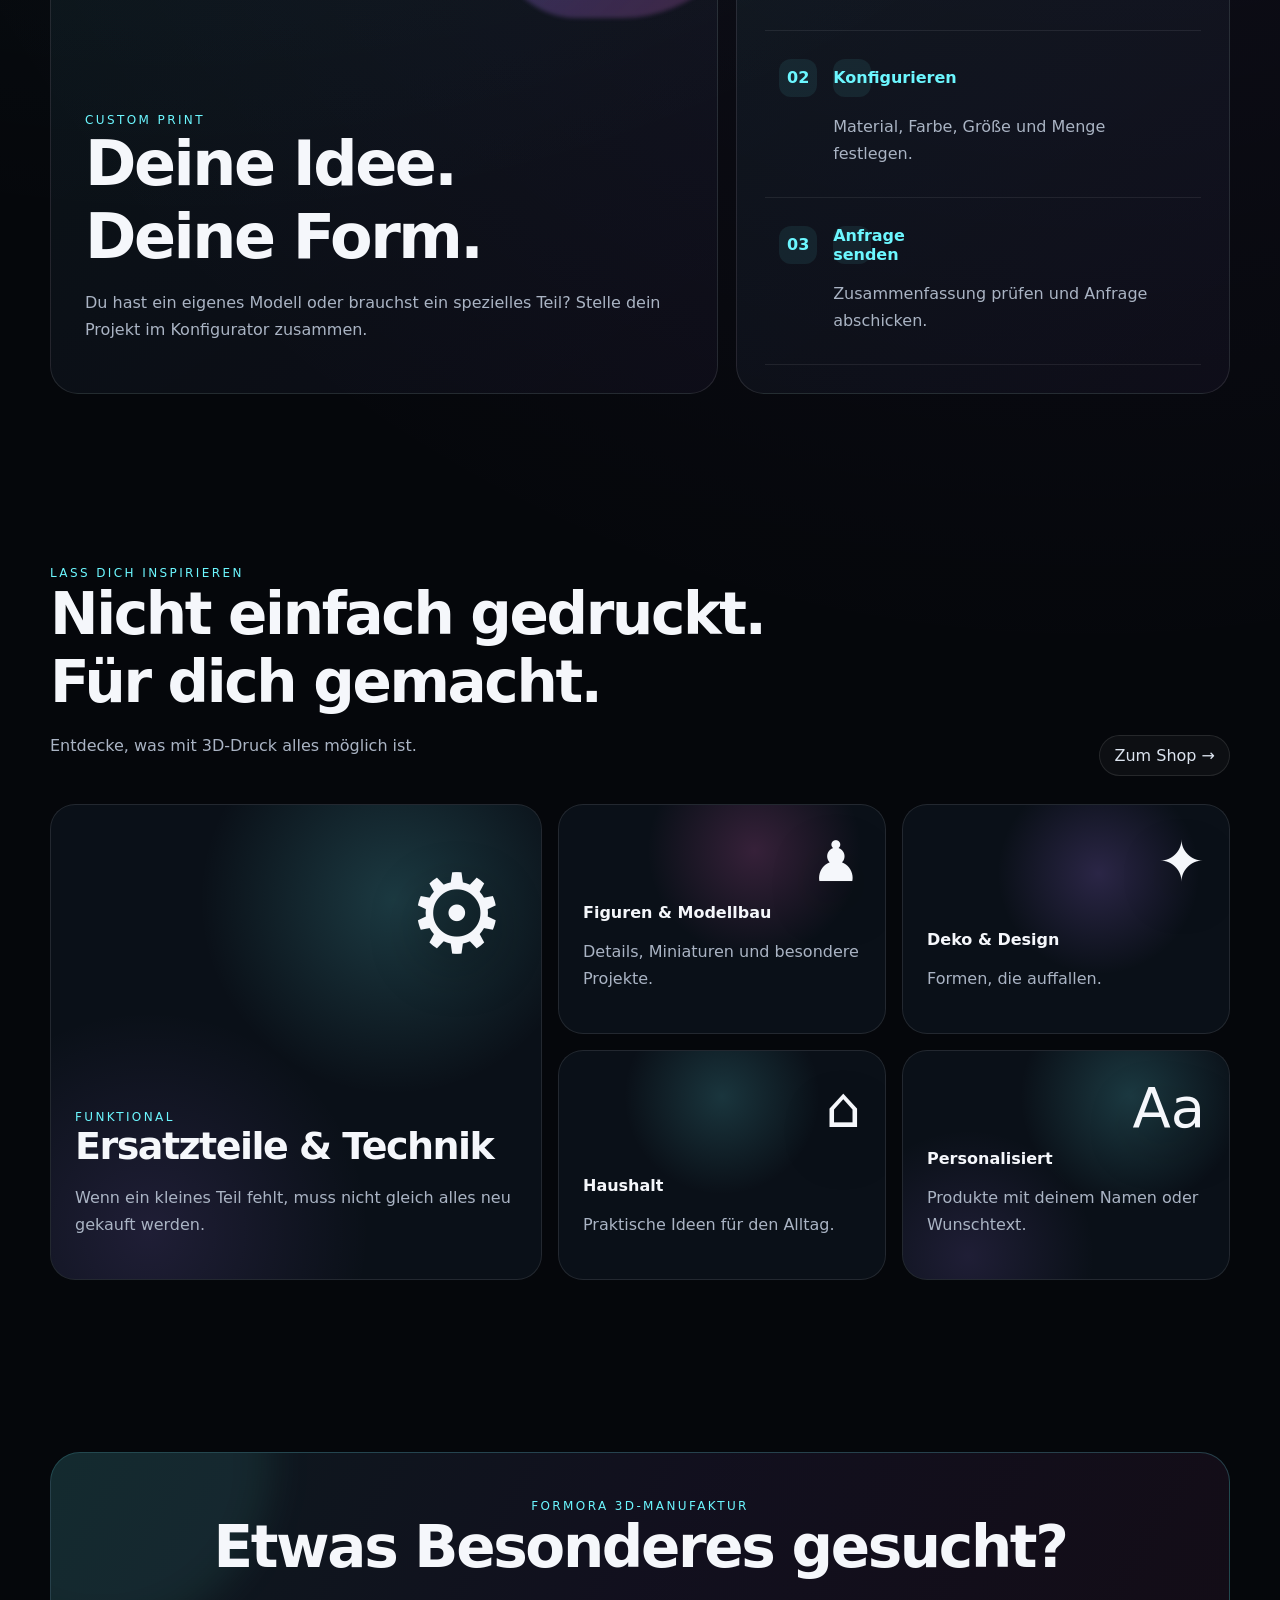
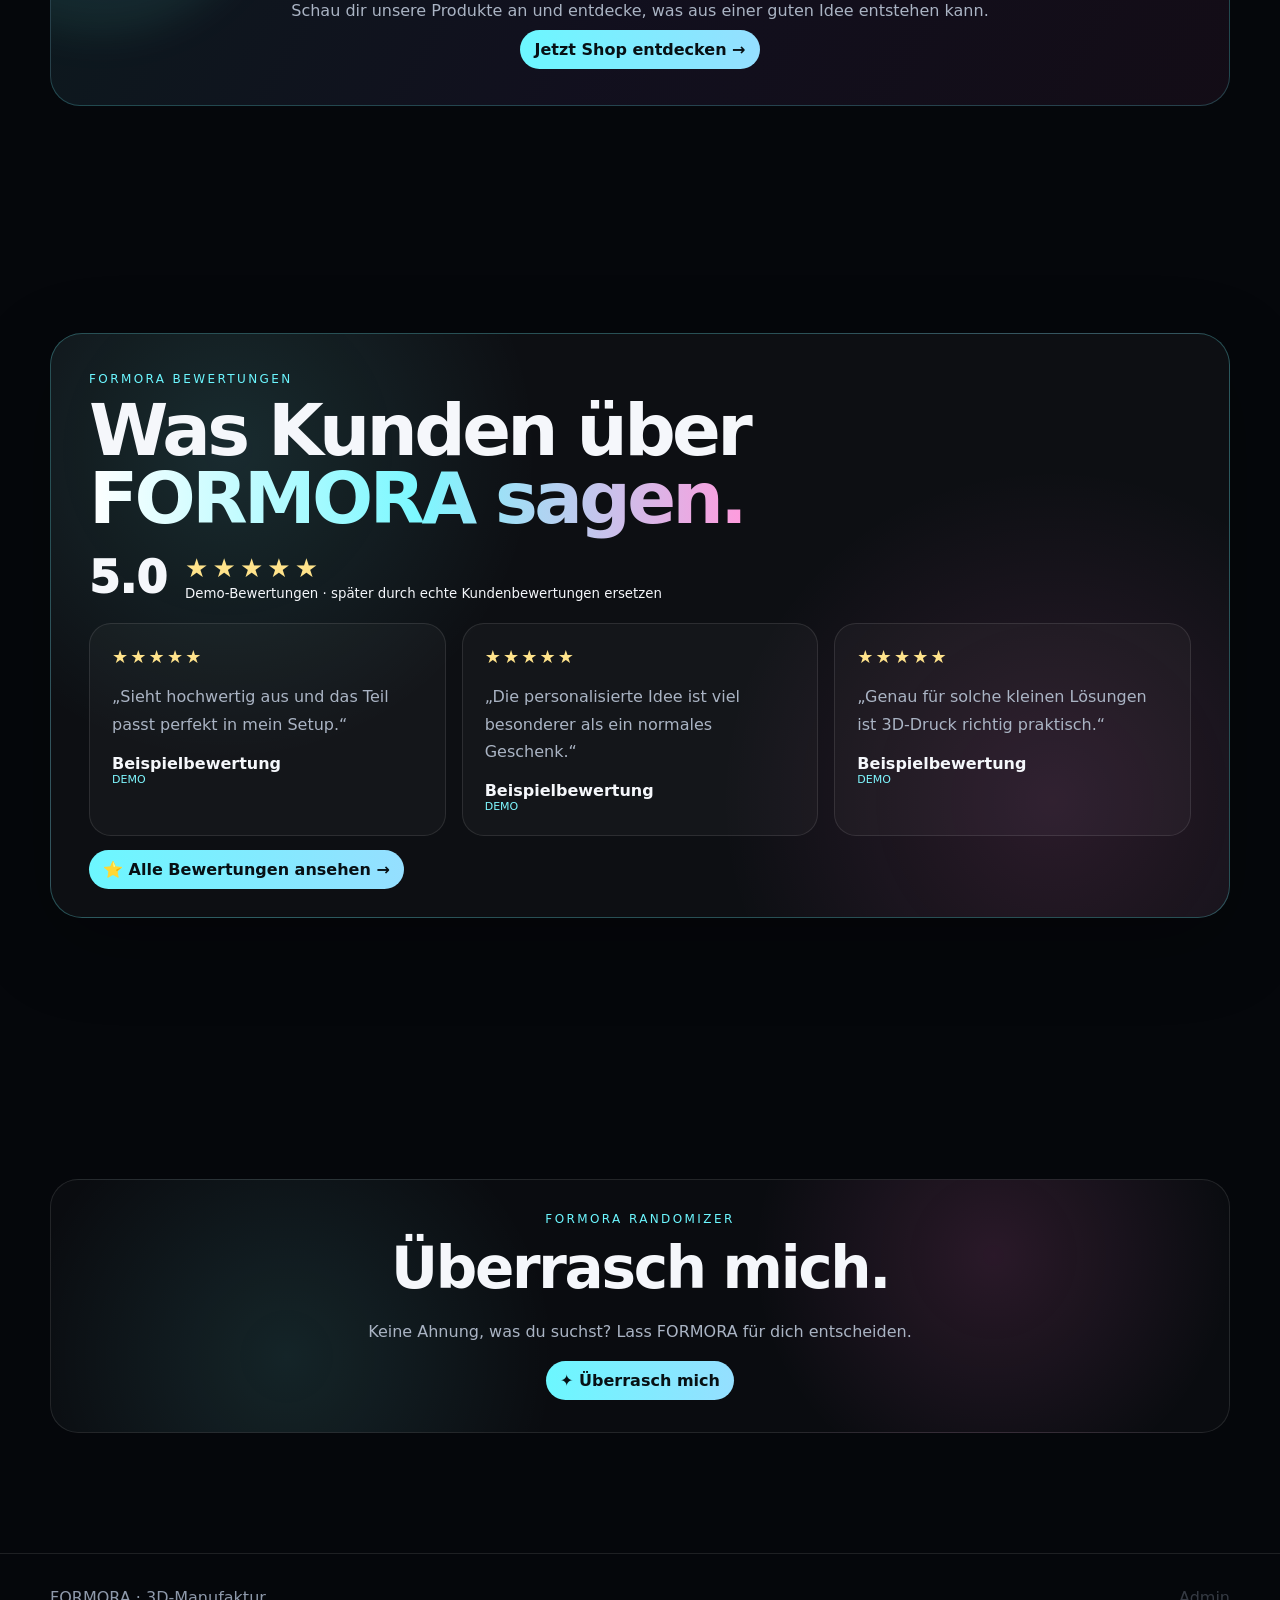
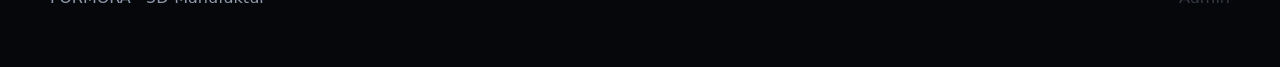
<file: bewertungen.html>
<!doctype html><html lang="de"><head><meta charset="utf-8"><meta name="viewport" content="width=device-width,initial-scale=1"><title>FORMORA — Bewertungen — 3D Manufaktur</title><style>
:root{
  --bg:#05070b;--panel:#0a0f18;--panel2:#0e1522;--txt:#f5f7fb;--muted:#8e99ab;
  --cyan:#6cf7ff;--violet:#ad7cff;--pink:#ff6ccf;--line:rgba(255,255,255,.10);
}
*{box-sizing:border-box}html{scroll-behavior:smooth}body{
  margin:0;background:
  radial-gradient(circle at 15% 10%,rgba(108,247,255,.08),transparent 30%),
  radial-gradient(circle at 85% 20%,rgba(173,124,255,.08),transparent 32%),
  #05070b;color:var(--txt);font-family:Inter,system-ui,-apple-system,Segoe UI,Roboto,sans-serif;
  overflow-x:hidden
}
body:before{
  content:"";position:fixed;inset:0;pointer-events:none;z-index:-2;
  background-image:linear-gradient(rgba(255,255,255,.025) 1px,transparent 1px),
  linear-gradient(90deg,rgba(255,255,255,.025) 1px,transparent 1px);
  background-size:42px 42px;mask-image:linear-gradient(to bottom,rgba(0,0,0,.7),transparent 85%);
}
a{color:inherit;text-decoration:none}button,input,select,textarea{font:inherit}
.wrap{width:min(1180px,calc(100% - 32px));margin:auto}
header{
  position:sticky;top:0;z-index:50;background:rgba(5,7,11,.72);backdrop-filter:blur(18px);
  border-bottom:1px solid var(--line)
}
.nav{height:74px;display:flex;align-items:center;justify-content:space-between;gap:18px}
.brand{font-weight:900;letter-spacing:.22em;font-size:18px}.brand small{display:block;font-size:9px;letter-spacing:.12em;color:var(--muted);margin-top:4px}
nav{display:flex;gap:8px;align-items:center;flex-wrap:wrap}
nav a,.ghost-btn,.btn{
  border:1px solid var(--line);border-radius:999px;padding:10px 14px;background:rgba(255,255,255,.035);
  color:#dce4ef;cursor:pointer;transition:.25s ease
}
nav a:hover,.ghost-btn:hover,.btn:hover{transform:translateY(-2px);border-color:rgba(108,247,255,.5);box-shadow:0 8px 30px rgba(108,247,255,.08)}
.btn.primary{background:linear-gradient(90deg,var(--cyan),#95dfff);color:#071014;border:none;font-weight:800}
.hero{min-height:calc(100vh - 74px);display:grid;align-items:center;padding:80px 0}
.hero-grid{display:grid;grid-template-columns:1.1fr .9fr;gap:38px;align-items:center}
.eyebrow{font-size:12px;letter-spacing:.2em;color:var(--cyan);text-transform:uppercase}
h1{font-size:clamp(48px,7vw,92px);line-height:.93;margin:15px 0 20px;letter-spacing:-.055em}
h2{font-size:clamp(32px,4.6vw,58px);margin:0 0 12px;letter-spacing:-.04em}
p{color:#aab4c4;line-height:1.7}
.hero-actions{display:flex;gap:12px;flex-wrap:wrap;margin-top:28px}
.visual{
  min-height:480px;border:1px solid var(--line);border-radius:34px;position:relative;overflow:hidden;
  background:linear-gradient(145deg,rgba(108,247,255,.07),rgba(173,124,255,.05) 55%,rgba(255,108,207,.05));
  box-shadow:0 30px 90px rgba(0,0,0,.45)
}
.visual:before,.visual:after{content:"";position:absolute;border-radius:50%;filter:blur(4px);animation:float 7s ease-in-out infinite}
.visual:before{width:280px;height:280px;background:radial-gradient(circle,var(--cyan),transparent 65%);opacity:.15;left:-60px;top:20px}
.visual:after{width:330px;height:330px;background:radial-gradient(circle,var(--violet),transparent 65%);opacity:.16;right:-80px;bottom:-50px;animation-delay:-3s}
.print-object{
  position:absolute;inset:70px;display:grid;place-items:center;border:1px solid rgba(255,255,255,.1);border-radius:30px;
  transform:rotate(-4deg);background:rgba(0,0,0,.22);backdrop-filter:blur(10px)
}
.print-object span{font-size:120px;filter:drop-shadow(0 20px 30px rgba(0,0,0,.45))}
@keyframes float{50%{transform:translateY(28px) scale(1.06)}}
section{padding:86px 0}.sectionhead{display:flex;justify-content:space-between;gap:20px;align-items:end;margin-bottom:28px}
.grid{display:grid;grid-template-columns:repeat(3,minmax(0,1fr));gap:18px}
.card,.product{
  border:1px solid var(--line);background:linear-gradient(180deg,rgba(255,255,255,.05),rgba(255,255,255,.025));
  border-radius:22px;overflow:hidden;transition:transform .25s ease,border-color .25s ease,box-shadow .25s ease
}
.card:hover,.product:hover{transform:translateY(-6px);border-color:rgba(108,247,255,.35);box-shadow:0 20px 55px rgba(0,0,0,.28)}
.card{padding:22px}.card b{font-size:20px}.card .icon{font-size:36px;margin-bottom:14px}
.products{display:grid;grid-template-columns:repeat(3,minmax(0,1fr));gap:18px}
.pic{height:210px;background:linear-gradient(145deg,#111826,#0a0f18);display:grid;place-items:center;overflow:hidden}
.pic img{width:100%;height:100%;object-fit:cover}.pic .fallback{font-size:72px}
.info{padding:18px}.info h3{margin:0 0 8px}.info p{font-size:14px;min-height:48px}
.meta{display:flex;justify-content:space-between;align-items:center;gap:10px;margin-top:16px}.price{font-size:20px;font-weight:800}
.filters{display:flex;flex-wrap:wrap;gap:8px;margin:18px 0}.filter{border:1px solid var(--line);background:rgba(255,255,255,.035);color:#dce4ef;border-radius:999px;padding:10px 13px;cursor:pointer}.filter.active{border-color:var(--cyan);color:var(--cyan)}
.search{width:100%;min-height:48px;border-radius:14px;border:1px solid var(--line);background:#0b111c;color:#fff;padding:0 14px;margin:8px 0 20px}
.drawer{
  position:fixed;right:0;top:0;height:100%;width:min(420px,100%);background:#080d15;z-index:90;
  transform:translateX(105%);transition:.3s ease;border-left:1px solid var(--line);padding:22px;overflow:auto
}
.drawer.open{transform:none}.overlay{position:fixed;inset:0;background:rgba(0,0,0,.62);opacity:0;pointer-events:none;z-index:80;transition:.25s}.overlay.show{opacity:1;pointer-events:auto}
.cartrow{display:grid;grid-template-columns:1fr auto;gap:12px;padding:14px 0;border-bottom:1px solid var(--line)}
.cart-controls{display:flex;gap:5px;justify-content:flex-end;margin-top:7px}.cart-controls button{width:30px;height:30px;border-radius:8px;border:1px solid var(--line);background:#0d1420;color:#fff}
.footer{padding:34px 0 60px;border-top:1px solid var(--line);color:var(--muted)}
.magic-line{height:1px;background:linear-gradient(90deg,transparent,var(--cyan),var(--violet),var(--pink),transparent);opacity:.6}
.reveal{opacity:0;transform:translateY(18px);transition:.7s ease}.reveal.show{opacity:1;transform:none}
.cursor-ring,.cursor-dot{position:fixed;left:0;top:0;pointer-events:none;z-index:9999;mix-blend-mode:screen}
.cursor-ring{width:34px;height:34px;border:1px solid rgba(108,247,255,.8);border-radius:50%;transform:translate(-50%,-50%);box-shadow:0 0 18px rgba(108,247,255,.25);transition:width .18s,height .18s,border-color .18s}
.cursor-dot{width:6px;height:6px;background:var(--cyan);border-radius:50%;transform:translate(-50%,-50%);box-shadow:0 0 14px var(--cyan)}
body.cursor-hover .cursor-ring{width:52px;height:52px;border-color:var(--pink)}
body.cursor-down .cursor-ring{width:24px;height:24px}
.admin-shell{display:grid;grid-template-columns:250px 1fr;min-height:100vh}
.admin-side{border-right:1px solid var(--line);padding:24px;position:sticky;top:0;height:100vh;background:#080d15}
.admin-main{padding:32px}.admin-panel{border:1px solid var(--line);border-radius:20px;padding:20px;background:#0a101a;margin-bottom:20px}
.admin-grid{display:grid;grid-template-columns:repeat(2,minmax(0,1fr));gap:14px}
.admin-field{display:flex;flex-direction:column;gap:7px}.admin-field.full{grid-column:1/-1}
.admin-field input,.admin-field textarea,.admin-field select{background:#0b111c;border:1px solid var(--line);border-radius:12px;color:#fff;padding:11px}
.admin-product{display:grid;grid-template-columns:1fr 140px 150px auto;gap:10px;align-items:center;border-bottom:1px solid var(--line);padding:12px 0}
.login{min-height:100vh;display:grid;place-items:center;padding:30px}.login-box{width:min(430px,100%);border:1px solid var(--line);border-radius:24px;padding:24px;background:#0a101a}
@media (pointer:coarse){.cursor-ring,.cursor-dot{display:none!important}}
@media(max-width:900px){.hero-grid{grid-template-columns:1fr}.visual{min-height:360px}.grid,.products{grid-template-columns:repeat(2,minmax(0,1fr))}.admin-shell{grid-template-columns:1fr}.admin-side{height:auto;position:relative;border-right:0;border-bottom:1px solid var(--line)}}
@media(max-width:620px){nav{gap:5px;justify-content:flex-end}nav a:not(.keep){display:inline-flex;padding:8px 9px;font-size:12px}.grid,.products{grid-template-columns:1fr}.hero{padding:50px 0}.visual{min-height:300px}.print-object{inset:45px}.admin-grid{grid-template-columns:1fr}.admin-field.full{grid-column:auto}.admin-product{grid-template-columns:1fr}.nav{height:auto;padding:14px 0}}

.new-badge{
  display:inline-flex;align-items:center;gap:7px;padding:8px 12px;border-radius:999px;
  border:1px solid rgba(108,247,255,.32);background:rgba(108,247,255,.08);
  color:#9ffbff;font-size:12px;font-weight:800;letter-spacing:.08em;margin-bottom:18px
}
.quick-launch{
  display:grid;grid-template-columns:repeat(3,minmax(0,1fr));gap:14px;margin-top:26px
}
.launch-card{
  display:block;padding:20px;border:1px solid rgba(255,255,255,.12);border-radius:20px;
  background:linear-gradient(145deg,rgba(108,247,255,.07),rgba(173,124,255,.05));
  transition:.25s ease
}
.launch-card:hover{transform:translateY(-5px);border-color:rgba(108,247,255,.45)}
.launch-card .launch-icon{font-size:34px;margin-bottom:10px}
.launch-card b{display:block;font-size:19px;margin-bottom:5px}
.launch-card small{color:#9ba7b8;line-height:1.5}
.admin-nav{border-color:rgba(255,108,207,.35)!important;color:#ff9cdb!important}
@media(max-width:700px){.quick-launch{grid-template-columns:1fr}.nav{align-items:flex-start}.brand{min-width:120px}nav{max-width:65%}}


.admin-nav{
  display:inline-flex!important;
  align-items:center;
  justify-content:center;
  border:1px solid rgba(255,108,207,.5)!important;
  color:#ffb4e5!important;
  background:rgba(255,108,207,.08)!important;
  box-shadow:0 0 20px rgba(255,108,207,.08);
  font-weight:800
}
.admin-nav:hover{
  border-color:#ff6ccf!important;
  box-shadow:0 0 26px rgba(255,108,207,.2)
}
@media(max-width:620px){
  .admin-nav{display:inline-flex!important;padding:8px 10px!important;font-size:12px!important}
}


.feature-strip{display:grid;grid-template-columns:repeat(4,1fr);gap:12px;margin-top:34px}
.feature-pill{padding:16px;border:1px solid rgba(255,255,255,.1);border-radius:18px;background:rgba(255,255,255,.035);backdrop-filter:blur(10px)}
.feature-pill strong{display:block;margin-bottom:5px}.feature-pill span{font-size:13px;color:#929dad}
.showcase{display:grid;grid-template-columns:1.15fr .85fr;gap:18px;margin-top:22px}
.showcase-main,.showcase-side{border:1px solid rgba(255,255,255,.1);border-radius:28px;overflow:hidden;position:relative;background:linear-gradient(145deg,rgba(108,247,255,.06),rgba(173,124,255,.045))}
.showcase-main{min-height:380px;padding:34px;display:flex;flex-direction:column;justify-content:flex-end}
.showcase-side{min-height:380px;padding:28px}
.glow-shape{position:absolute;width:260px;height:260px;border-radius:42% 58% 63% 37%;background:linear-gradient(135deg,rgba(108,247,255,.32),rgba(173,124,255,.24),rgba(255,108,207,.2));filter:blur(2px);right:-40px;top:-55px;animation:morph 8s ease-in-out infinite}
@keyframes morph{50%{transform:rotate(35deg) scale(1.12);border-radius:62% 38% 43% 57%}}
.process{display:grid;gap:14px;margin-top:22px}.process-step{display:grid;grid-template-columns:42px 1fr;gap:12px;align-items:start;padding:14px;border-bottom:1px solid rgba(255,255,255,.08)}
.process-step b:first-child{width:38px;height:38px;border-radius:12px;display:grid;place-items:center;background:rgba(108,247,255,.08);color:#6cf7ff}
@media(max-width:800px){.feature-strip{grid-template-columns:repeat(2,1fr)}.showcase{grid-template-columns:1fr}.showcase-main,.showcase-side{min-height:320px}}
@media(max-width:480px){.feature-strip{grid-template-columns:1fr}}


.cart-toast{position:fixed;right:20px;bottom:20px;z-index:120;padding:14px 18px;border-radius:15px;background:#0d1720;border:1px solid rgba(108,247,255,.35);box-shadow:0 18px 55px rgba(0,0,0,.4);color:#dffcff;transform:translateY(30px);opacity:0;pointer-events:none;transition:.25s}
.cart-toast.show{transform:none;opacity:1}
.hero-trust{display:flex;gap:18px;flex-wrap:wrap;margin-top:22px;color:#9ca8b8;font-size:13px}
.hero-trust span{display:flex;align-items:center;gap:6px}
.hero-highlight{background:linear-gradient(90deg,#fff,#9ffaff 45%,#c9a7ff 75%,#ffb2e4);-webkit-background-clip:text;background-clip:text;color:transparent}
.inspiration-grid{display:grid;grid-template-columns:1.2fr .8fr .8fr;grid-template-rows:230px 230px;gap:16px}
.inspire{border:1px solid rgba(255,255,255,.1);border-radius:25px;position:relative;overflow:hidden;padding:24px;background:#0a1018;display:flex;align-items:flex-end;transition:.3s}
.inspire:hover{transform:translateY(-5px);border-color:rgba(108,247,255,.35)}
.inspire.big{grid-row:1/3}
.inspire:before{content:"";position:absolute;inset:0;background:radial-gradient(circle at 70% 20%,rgba(108,247,255,.18),transparent 38%),radial-gradient(circle at 20% 90%,rgba(173,124,255,.13),transparent 38%)}
.inspire:nth-child(2):before{background:radial-gradient(circle at 60% 20%,rgba(255,108,207,.18),transparent 40%)}
.inspire:nth-child(3):before{background:radial-gradient(circle at 60% 30%,rgba(173,124,255,.2),transparent 40%)}
.inspire:nth-child(4):before{background:radial-gradient(circle at 50% 20%,rgba(108,247,255,.16),transparent 40%)}
.inspire-content{position:relative;z-index:2}.inspire-icon{font-size:56px;position:absolute;right:24px;top:24px;filter:drop-shadow(0 16px 25px rgba(0,0,0,.4))}
.inspire.big .inspire-icon{font-size:110px;right:35px;top:45px}
.cta-wow{position:relative;overflow:hidden;border:1px solid rgba(108,247,255,.22);border-radius:30px;padding:46px;background:linear-gradient(120deg,rgba(108,247,255,.08),rgba(173,124,255,.08),rgba(255,108,207,.06));text-align:center}
.cta-wow:before{content:"";position:absolute;width:340px;height:340px;border-radius:50%;background:rgba(108,247,255,.08);filter:blur(20px);left:-120px;top:-160px}
.cta-wow>*{position:relative;z-index:2}
@media(max-width:800px){.inspiration-grid{grid-template-columns:1fr 1fr;grid-template-rows:auto}.inspire.big{grid-row:auto;grid-column:1/-1;min-height:320px}.inspire{min-height:210px}}
@media(max-width:520px){.inspiration-grid{grid-template-columns:1fr}.inspire.big{grid-column:auto}.inspire{min-height:220px}.cta-wow{padding:30px 20px}.cart-toast{left:14px;right:14px;bottom:14px}}


@media (pointer:fine){
  html,body,a,button,input,select,textarea,.product,.card,.inspire,.ghost-btn,.btn{cursor:none!important}
}


.intro-screen{position:fixed;inset:0;z-index:9999;background:#05080d;display:grid;place-items:center;transition:opacity .7s ease,visibility .7s ease}
.intro-screen.hide{opacity:0;visibility:hidden;pointer-events:none}
.intro-core{text-align:center;position:relative}
.intro-logo{font-size:clamp(46px,10vw,100px);font-weight:950;letter-spacing:-.06em;background:linear-gradient(90deg,#fff,#74f8ff,#c09cff,#ff8ed8);-webkit-background-clip:text;background-clip:text;color:transparent;animation:introPulse 1.15s ease both}
.intro-sub{font-size:11px;letter-spacing:.32em;color:#8fa1b5;margin-top:12px;text-transform:uppercase}
.intro-ring{position:absolute;width:190px;height:190px;border:1px solid rgba(108,247,255,.3);border-radius:50%;left:50%;top:50%;transform:translate(-50%,-50%);box-shadow:0 0 50px rgba(108,247,255,.08);animation:introRing 1.25s ease both}
@keyframes introPulse{0%{opacity:0;filter:blur(18px);transform:scale(.82)}65%{opacity:1;filter:blur(0);transform:scale(1.04)}100%{transform:scale(1)}}
@keyframes introRing{0%{opacity:0;transform:translate(-50%,-50%) scale(.2)}70%{opacity:.8}100%{opacity:0;transform:translate(-50%,-50%) scale(1.9)}}
.new-badge{display:inline-flex;padding:5px 9px;border-radius:999px;background:linear-gradient(90deg,rgba(108,247,255,.15),rgba(255,108,207,.14));border:1px solid rgba(108,247,255,.28);font-size:10px;font-weight:900;letter-spacing:.12em;color:#bffcff}
.surprise-zone{border:1px solid rgba(255,255,255,.1);border-radius:28px;padding:32px;margin:34px 0;background:radial-gradient(circle at 80% 30%,rgba(255,108,207,.13),transparent 25%),radial-gradient(circle at 20% 70%,rgba(108,247,255,.1),transparent 28%),rgba(255,255,255,.025);text-align:center;overflow:hidden;position:relative}
.surprise-zone h2{font-size:clamp(32px,5vw,58px);margin:8px 0}.surprise-result{margin:20px auto 0;max-width:500px;padding:20px;border-radius:20px;background:rgba(5,10,17,.72);border:1px solid rgba(108,247,255,.2);display:none}.surprise-result.show{display:block;animation:popResult .45s ease}
@keyframes popResult{from{opacity:0;transform:scale(.88) rotate(-1deg)}to{opacity:1;transform:none}}
.review-grid{display:grid;grid-template-columns:repeat(3,1fr);gap:16px}.review-card{border:1px solid rgba(255,255,255,.1);border-radius:22px;padding:22px;background:rgba(255,255,255,.03);transition:.25s}.review-card:hover{transform:translateY(-5px);border-color:rgba(108,247,255,.3)}.stars{letter-spacing:.12em;color:#ffe38b;font-size:18px}.review-name{font-weight:850;margin-top:14px}.verified{font-size:11px;color:#7ff8ff}
@media(max-width:760px){.review-grid{grid-template-columns:1fr}.surprise-zone{padding:26px 18px}}


.review-showcase{
  margin:55px 0;
  border:1px solid rgba(108,247,255,.28);
  border-radius:32px;
  padding:38px;
  background:
    radial-gradient(circle at 15% 20%,rgba(108,247,255,.12),transparent 28%),
    radial-gradient(circle at 85% 80%,rgba(255,108,207,.12),transparent 30%),
    rgba(255,255,255,.035);
  position:relative;overflow:hidden;
  box-shadow:0 25px 80px rgba(0,0,0,.28)
}
.review-showcase:before{
  content:"";position:absolute;inset:-2px;
  background:linear-gradient(120deg,transparent,rgba(108,247,255,.08),transparent);
  transform:translateX(-100%);animation:reviewScan 6s linear infinite
}
@keyframes reviewScan{to{transform:translateX(100%)}}
.review-big-title{font-size:clamp(38px,6vw,72px);line-height:.95;margin:10px 0 18px;letter-spacing:-.05em}
.review-big-title span{background:linear-gradient(90deg,#fff,#7cf8ff,#ff9bdd);-webkit-background-clip:text;background-clip:text;color:transparent}
.review-topline{display:flex;gap:18px;align-items:center;flex-wrap:wrap;margin:20px 0}
.review-score{font-size:44px;font-weight:950}
.review-stars-big{font-size:26px;letter-spacing:.16em;color:#ffe38b}
@media(max-width:700px){.review-showcase{padding:26px 18px}.review-big-title{font-size:42px}}


.review-page{padding:90px 0 60px}.review-page h1{font-size:clamp(48px,8vw,92px);letter-spacing:-.06em;line-height:.92;margin:10px 0 18px}
.review-layout{display:grid;grid-template-columns:.8fr 1.2fr;gap:24px;align-items:start}
.review-form,.review-list-wrap{border:1px solid rgba(255,255,255,.1);border-radius:26px;padding:26px;background:rgba(255,255,255,.03)}
.review-form label{display:block;margin:16px 0 7px;font-size:13px;color:#b9c4d1}
.review-form input,.review-form textarea{width:100%;padding:14px;border-radius:14px;border:1px solid rgba(255,255,255,.12);background:#070b11;color:#fff}
.review-form textarea{min-height:130px;resize:vertical}
.star-picker{display:flex;gap:6px}
.star-picker button{font-size:30px;background:none;border:0;color:#44505e;cursor:pointer;padding:2px}
.star-picker button.active{color:#ffe38b}
.review-entry{padding:20px 0;border-bottom:1px solid rgba(255,255,255,.08)}
.review-entry:last-child{border-bottom:0}
.review-entry .stars{color:#ffe38b;letter-spacing:.1em}
.review-entry-head{display:flex;justify-content:space-between;gap:12px;align-items:center}
.review-empty{padding:35px 10px;text-align:center;color:#91a0b2}
@media(max-width:800px){.review-layout{grid-template-columns:1fr}}

</style></head>
<body>
<div class="intro-screen" id="introScreen"><div class="intro-core"><div class="intro-ring"></div><div class="intro-logo">FORMORA</div><div class="intro-sub">Ideas become real</div></div></div><div class="cursor-ring"></div><div class="cursor-dot"></div>
<header><div class="wrap nav">
  <a class="brand" href="index.html"><span data-brand>FORMORA</span><small data-tagline>3D-MANUFAKTUR · IDEEN WERDEN GREIFBAR</small></a>
  <nav>
    <a href="index.html">Start</a>
    <a href="shop.html">Shop</a><a href="bewertungen.html">Bewertungen</a><a href="highlights.html">Highlights</a><a href="so-gehts.html">So geht’s</a>
    
    <a href="admin.html" class="admin-nav keep">⚙ Admin Login</a><button id="cartBtn" class="ghost-btn keep">Warenkorb <span id="count">0</span></button>
  </nav>
</div></header>


<main>
<section class="review-page"><div class="wrap">
  <div class="eyebrow">FORMORA COMMUNITY</div>
  <h1>Bewertungen</h1>
  <p style="max-width:700px">Teile deine Erfahrung mit FORMORA. Deine Bewertung erscheint direkt nach dem Absenden.</p>

  <div class="review-layout" style="margin-top:34px">
    <div class="review-form">
      <h2>Bewertung abgeben</h2>
      <label>Dein Name</label>
      <input id="reviewName" maxlength="60" placeholder="Name">
      <label>Bewertung</label>
      <div class="star-picker" id="starPicker" aria-label="Sterne auswählen">
        <button type="button" data-star="1">★</button>
        <button type="button" data-star="2">★</button>
        <button type="button" data-star="3">★</button>
        <button type="button" data-star="4">★</button>
        <button type="button" data-star="5">★</button>
      </div>
      <label>Deine Bewertung</label>
      <textarea id="reviewText" maxlength="800" placeholder="Wie war deine Erfahrung?"></textarea>
      <button class="btn primary" id="submitReview" type="button" style="margin-top:16px">Bewertung abschicken</button>
      <p id="reviewStatus" style="font-size:12px;margin-top:12px;color:#83f6ff"></p>
    </div>

    <div class="review-list-wrap">
      <div class="eyebrow">KUNDENSTIMMEN</div>
      <h2>Aktuelle Bewertungen</h2>
      <div id="reviewList"></div>
    </div>
  </div>
</div></section>
</main>


<div id="overlay" class="overlay"></div>
<aside id="drawer" class="drawer">
  <div style="display:flex;justify-content:space-between;align-items:center"><h3>Warenkorb</h3><button id="closeCart" class="ghost-btn">Schließen</button></div>
  <div style="font-size:12px;color:#95a6b8;margin:0 0 12px">✓ Warenkorb bleibt auf diesem Gerät gespeichert</div><div id="items"></div>
  <div style="display:flex;justify-content:space-between;font-size:20px;margin:22px 0"><b>Gesamt</b><b id="sum">0,00 €</b></div>
  <button id="order" class="btn primary" style="width:100%">Bestellanfrage senden</button>
</aside>


<section>
<div class="wrap">
  <div class="sectionhead reveal">
    <div><div class="eyebrow">FORMORA EXPERIENCE</div><h2>Von der Idee zum echten Teil.</h2><p>Ein moderner 3D-Druck-Service für Einzelstücke, Kleinserien und besondere Projekte.</p></div>
  </div>
  <div class="feature-strip">
    <div class="feature-pill reveal"><strong>⚡ Schnell</strong><span>Direkte Anfrage ohne komplizierte Schritte.</span></div>
    <div class="feature-pill reveal"><strong>🧪 Materialwahl</strong><span>PLA, PETG, TPU und weitere Optionen.</span></div>
    <div class="feature-pill reveal"><strong>✦ Individuell</strong><span>Personalisierte Teile und Sonderanfertigungen.</span></div>
    <div class="feature-pill reveal"><strong>📐 Präzise</strong><span>Für Deko, Technik, Modellbau und Ersatzteile.</span></div>
  </div>

  <div class="showcase">
    <div class="showcase-main reveal">
      <div class="glow-shape"></div>
      <div style="position:relative;z-index:2">
        <div class="eyebrow">CUSTOM PRINT</div>
        <h2 style="font-size:clamp(34px,5vw,62px)">Deine Idee.<br>Deine Form.</h2>
        <p>Du hast ein eigenes Modell oder brauchst ein spezielles Teil? Stelle dein Projekt im Konfigurator zusammen.</p>
        
      </div>
    </div>
    <div class="showcase-side reveal">
      <div class="eyebrow">SO FUNKTIONIERT'S</div>
      <div class="process">
        <div class="process-step"><b>01</b><div><b>Idee auswählen</b><p>Produkt aus dem Shop oder eigenes Projekt.</p></div></div>
        <div class="process-step"><b>02</b><div><b>Konfigurieren</b><p>Material, Farbe, Größe und Menge festlegen.</p></div></div>
        <div class="process-step"><b>03</b><div><b>Anfrage senden</b><p>Zusammenfassung prüfen und Anfrage abschicken.</p></div></div>
      </div>
    </div>
  </div>
</div>
</section>


<section>
<div class="wrap">
<div class="sectionhead reveal"><div><div class="eyebrow">LASS DICH INSPIRIEREN</div><h2>Nicht einfach gedruckt.<br>Für dich gemacht.</h2><p>Entdecke, was mit 3D-Druck alles möglich ist.</p></div><a class="btn" href="shop.html">Zum Shop →</a></div>
<div class="inspiration-grid">
  <a class="inspire big reveal" href="shop.html"><div class="inspire-icon">⚙️</div><div class="inspire-content"><div class="eyebrow">FUNKTIONAL</div><h2 style="font-size:38px">Ersatzteile & Technik</h2><p>Wenn ein kleines Teil fehlt, muss nicht gleich alles neu gekauft werden.</p></div></a>
  <a class="inspire reveal" href="shop.html"><div class="inspire-icon">♟️</div><div class="inspire-content"><b>Figuren & Modellbau</b><p>Details, Miniaturen und besondere Projekte.</p></div></a>
  <a class="inspire reveal" href="shop.html"><div class="inspire-icon">✦</div><div class="inspire-content"><b>Deko & Design</b><p>Formen, die auffallen.</p></div></a>
  <a class="inspire reveal" href="shop.html"><div class="inspire-icon">⌂</div><div class="inspire-content"><b>Haushalt</b><p>Praktische Ideen für den Alltag.</p></div></a>
  <a class="inspire reveal" href="shop.html"><div class="inspire-icon">Aa</div><div class="inspire-content"><b>Personalisiert</b><p>Produkte mit deinem Namen oder Wunschtext.</p></div></a>
</div>
</div>
</section>
<section><div class="wrap">
<div class="cta-wow reveal">
<div class="eyebrow">FORMORA 3D-MANUFAKTUR</div>
<h2>Etwas Besonderes gesucht?</h2>
<p>Schau dir unsere Produkte an und entdecke, was aus einer guten Idee entstehen kann.</p>
<a class="btn primary" href="shop.html">Jetzt Shop entdecken →</a>
</div>
</div></section>





<section id="bewertungen"><div class="wrap">
<div class="review-showcase reveal">
  <div class="eyebrow">FORMORA BEWERTUNGEN</div>
  <h2 class="review-big-title">Was Kunden über<br><span>FORMORA sagen.</span></h2>
  <div class="review-topline">
    <div class="review-score">5.0</div>
    <div><div class="review-stars-big">★★★★★</div><small>Demo-Bewertungen · später durch echte Kundenbewertungen ersetzen</small></div>
  </div>
  <div class="review-grid">
    <div class="review-card"><div class="stars">★★★★★</div><p>„Sieht hochwertig aus und das Teil passt perfekt in mein Setup.“</p><div class="review-name">Beispielbewertung</div><div class="verified">DEMO</div></div>
    <div class="review-card"><div class="stars">★★★★★</div><p>„Die personalisierte Idee ist viel besonderer als ein normales Geschenk.“</p><div class="review-name">Beispielbewertung</div><div class="verified">DEMO</div></div>
    <div class="review-card"><div class="stars">★★★★★</div><p>„Genau für solche kleinen Lösungen ist 3D-Druck richtig praktisch.“</p><div class="review-name">Beispielbewertung</div><div class="verified">DEMO</div></div>
  </div>
  <div style="margin-top:24px"><a class="btn primary" href="bewertungen.html">⭐ Alle Bewertungen ansehen →</a></div>
</div>
</div></section>

<section><div class="wrap">
<div class="surprise-zone reveal">
<div class="eyebrow">FORMORA RANDOMIZER</div>
<h2>Überrasch mich.</h2>
<p>Keine Ahnung, was du suchst? Lass FORMORA für dich entscheiden.</p>
<button class="btn primary" id="surpriseBtn" type="button">✦ Überrasch mich</button>
<div class="surprise-result" id="surpriseResult"></div>
</div>
</div></section>


<footer class="footer"><div class="wrap">FORMORA · 3D-Manufaktur <span style="float:right"><a href="admin.html" style="opacity:.35">Admin</a></span></div></footer>
<script>
document.addEventListener("DOMContentLoaded",()=>{const d=loadData();document.getElementById("heroTitle").innerHTML=d.heroTitle.replace(". ",".<br>");document.getElementById("heroText").textContent=d.heroText})
</script>
<script>
const DEFAULT_DATA = {"brand": "FORMORA", "tagline": "3D-MANUFAKTUR · IDEEN WERDEN GREIFBAR", "heroTitle": "Aus Ideen werden echte Dinge.", "heroText": "Besondere 3D-Drucke, praktische Lösungen und individuelle Designs – gemacht für Menschen, die nicht einfach irgendetwas von der Stange wollen.", "email": "deine-email@beispiel.de", "products": [{"id": "p1", "cat": "Modellbau", "name": "Diorama Detail Set", "price": 14.9, "desc": "Kleine Details und Zubehörteile für Modellbau-Projekte.", "image": ""}, {"id": "p2", "cat": "Modellbau", "name": "Fahrzeug Detailteil", "price": 17.9, "desc": "Detailteil für Fahrzeuge, Panzer und Modellbauprojekte.", "image": ""}, {"id": "p3", "cat": "Figuren", "name": "Fantasy Büste", "price": 28.9, "desc": "3D-gedruckte Büste zum Sammeln, Bemalen oder Verschenken.", "image": ""}, {"id": "p4", "cat": "Figuren", "name": "Miniaturen Set", "price": 19.9, "desc": "Mehrere kleine Figuren als Demo-Produkt.", "image": ""}, {"id": "p5", "cat": "Ersatzteile", "name": "Ersatzclip Set", "price": 6.9, "desc": "Praktische Ersatzclips als Beispiel für funktionalen 3D-Druck.", "image": ""}, {"id": "p6", "cat": "Technik", "name": "Universal Adapter", "price": 12.9, "desc": "Adapter, Halterungen und technische Bauteile.", "image": ""}, {"id": "p7", "cat": "Technik", "name": "Controller Dock", "price": 18.9, "desc": "Schlichter Halter für Controller und Gaming-Zubehör.", "image": ""}, {"id": "p8", "cat": "Deko", "name": "Design Vase", "price": 22.9, "desc": "Geometrische Vase mit moderner Oberflächenstruktur.", "image": ""}, {"id": "p9", "cat": "Haushalt", "name": "Kabel Organizer", "price": 8.9, "desc": "Kleine Ordnungshilfe für Arbeitsplatz und Zuhause.", "image": ""}, {"id": "p10", "cat": "Haushalt", "name": "Werkzeughalter", "price": 16.9, "desc": "3D-gedruckter Halter für Werkstatt oder Hobbyraum.", "image": ""}, {"id": "p11", "cat": "Personalisiert", "name": "Namensschild Custom", "price": 13.9, "desc": "Personalisiertes Schild mit Wunschname oder kurzem Text.", "image": ""}, {"id": "p12", "cat": "Personalisiert", "name": "Logo Schlüsselanhänger", "price": 9.9, "desc": "Schlüsselanhänger mit individuellem Namen oder Logo.", "image": ""}, {"id": "p13", "cat": "Gaming", "name": "Headset Stand Pro", "price": 21.9, "desc": "Futuristischer Stand für Headsets mit cleanem FORMORA Look.", "image": ""}, {"id": "p14", "cat": "Gaming", "name": "Desk Token Set", "price": 11.9, "desc": "Kleine 3D-Objekte und Marker für Gaming- und Desk-Setups.", "image": ""}, {"id": "p15", "cat": "Geschenke", "name": "Message Cube", "price": 16.9, "desc": "Personalisierbarer Würfel mit Name, Datum oder kurzer Botschaft.", "image": ""}, {"id": "p16", "cat": "Geschenke", "name": "Mini Memory Plaque", "price": 18.9, "desc": "Kleine personalisierte Erinnerungsplatte für besondere Momente.", "image": ""}]};
function loadData(){
  try{
    const raw=localStorage.getItem("formoraData");
    return raw?JSON.parse(raw):JSON.parse(JSON.stringify(DEFAULT_DATA));
  }catch(e){return JSON.parse(JSON.stringify(DEFAULT_DATA))}
}
function saveData(data){localStorage.setItem("formoraData",JSON.stringify(data))}
function money(v){return Number(v||0).toLocaleString("de-DE",{style:"currency",currency:"EUR"})}
let cart=[];
const CART_KEY="formoraCart_v3";
const CART_DB="formoraShopDB";
const CART_STORE="state";

function readLocalCart(){
  try{
    const keys=[CART_KEY,"formoraCart_v2","formoraCart"];
    for(const key of keys){
      const raw=localStorage.getItem(key);
      if(raw){
        const parsed=JSON.parse(raw);
        if(Array.isArray(parsed)) return parsed;
      }
    }
  }catch(e){}
  return [];
}

function openCartDB(){
  return new Promise((resolve,reject)=>{
    if(!("indexedDB" in window)) return reject(new Error("no indexedDB"));
    const req=indexedDB.open(CART_DB,1);
    req.onupgradeneeded=()=>{const db=req.result;if(!db.objectStoreNames.contains(CART_STORE))db.createObjectStore(CART_STORE)};
    req.onsuccess=()=>resolve(req.result);
    req.onerror=()=>reject(req.error);
  });
}

async function readDBCart(){
  try{
    const db=await openCartDB();
    return await new Promise(resolve=>{
      const tx=db.transaction(CART_STORE,"readonly");
      const req=tx.objectStore(CART_STORE).get(CART_KEY);
      req.onsuccess=()=>resolve(Array.isArray(req.result)?req.result:[]);
      req.onerror=()=>resolve([]);
    });
  }catch(e){return []}
}

async function writeDBCart(){
  try{
    const db=await openCartDB();
    await new Promise(resolve=>{
      const tx=db.transaction(CART_STORE,"readwrite");
      tx.objectStore(CART_STORE).put(cart,CART_KEY);
      tx.oncomplete=()=>resolve();
      tx.onerror=()=>resolve();
    });
  }catch(e){}
}

function saveCart(){
  try{
    const raw=JSON.stringify(cart);
    localStorage.setItem(CART_KEY,raw);
    localStorage.setItem("formoraCart_v2",raw);
    localStorage.setItem("formoraCart",raw);
  }catch(e){}
  writeDBCart();
}

async function restoreCart(){
  const local=readLocalCart();
  const db=await readDBCart();
  cart=(local && local.length)?local:db;
  if(!Array.isArray(cart))cart=[];
  saveCart();
  renderCart();
}

function clearCartStorage(){
  cart=[];
  try{
    localStorage.removeItem(CART_KEY);
    localStorage.removeItem("formoraCart_v2");
    localStorage.removeItem("formoraCart");
  }catch(e){}
  writeDBCart();
  renderCart();
}

cart=readLocalCart();
window.addEventListener("pagehide",saveCart);
window.addEventListener("beforeunload",saveCart);
document.addEventListener("visibilitychange",()=>{if(document.visibilityState==="hidden")saveCart()});

function addCart(p){const x=cart.find(i=>i.id===p.id);if(x)x.qty++;else cart.push({...p,qty:1});saveCart();renderCart();showCartToast(p.name)}
function renderCart(){
  const count=document.getElementById("count"),items=document.getElementById("items"),sum=document.getElementById("sum");
  if(!count||!items||!sum)return;
  count.textContent=cart.reduce((a,x)=>a+x.qty,0);
  sum.textContent=money(cart.reduce((a,x)=>a+x.price*x.qty,0));
  if(!cart.length){items.innerHTML="<p>Dein Warenkorb ist noch leer.</p>";return}
  items.innerHTML="";
  cart.forEach(x=>{
    const row=document.createElement("div");row.className="cartrow";
    row.innerHTML=`<div><b>${x.name}</b><br><small>${money(x.price)} pro Stück</small></div><div style="text-align:right"><b>${money(x.price*x.qty)}</b><div class="cart-controls"><button data-act="dec" data-id="${x.id}">−</button><button disabled>${x.qty}</button><button data-act="inc" data-id="${x.id}">+</button><button data-act="del" data-id="${x.id}">×</button></div></div>`;
    items.appendChild(row)
  })
}
function showCartToast(name){
  let t=document.getElementById("cartToast");
  if(!t){t=document.createElement("div");t.id="cartToast";t.className="cart-toast";document.body.appendChild(t)}
  t.textContent="✓ "+name+" wurde zum Warenkorb hinzugefügt";
  t.classList.add("show");
  clearTimeout(window.__cartToastTimer);
  window.__cartToastTimer=setTimeout(()=>t.classList.remove("show"),1800);
}
function openCart(){document.getElementById("drawer")?.classList.add("open");document.getElementById("overlay")?.classList.add("show")}
function closeCart(){document.getElementById("drawer")?.classList.remove("open");document.getElementById("overlay")?.classList.remove("show")}
document.addEventListener("click",e=>{
  const add=e.target.closest("[data-add-product]");if(add){const d=loadData();const p=d.products.find(x=>x.id===add.dataset.addProduct);if(p)addCart(p)}
  const act=e.target.closest("[data-act]");if(act){const x=cart.find(i=>i.id===act.dataset.id);if(!x)return;if(act.dataset.act==="inc")x.qty++;if(act.dataset.act==="dec")x.qty--;if(act.dataset.act==="del"||x.qty<=0)cart=cart.filter(i=>i.id!==act.dataset.id);saveCart();renderCart()}
});
document.addEventListener("DOMContentLoaded",()=>{
  const d=loadData();
  document.querySelectorAll("[data-brand]").forEach(x=>x.textContent=d.brand);
  document.querySelectorAll("[data-tagline]").forEach(x=>x.textContent=d.tagline);
  document.getElementById("cartBtn")?.addEventListener("click",openCart);
  document.getElementById("closeCart")?.addEventListener("click",closeCart);
  document.getElementById("overlay")?.addEventListener("click",closeCart);
  const order=document.getElementById("order");
  if(order)order.onclick=()=>{
    if(!cart.length)return alert("Der Warenkorb ist leer.");
    const lines=cart.map(x=>`${x.qty}x ${x.name} – ${money(x.price*x.qty)}`);
    const total=money(cart.reduce((a,x)=>a+x.price*x.qty,0));
    const mail=`mailto:${d.email}?subject=${encodeURIComponent("FORMORA Bestellanfrage")}&body=${encodeURIComponent(lines.join("\n")+"\n\nGesamt: "+total)}`;
    location.href=mail;
  };
  const obs=new IntersectionObserver(entries=>entries.forEach(en=>{if(en.isIntersecting)en.target.classList.add("show")}),{threshold:.12});
  document.querySelectorAll(".reveal").forEach(el=>obs.observe(el));
  if(matchMedia("(pointer:fine)").matches){
    const ring=document.querySelector(".cursor-ring"),dot=document.querySelector(".cursor-dot");
    let rx=0,ry=0,mx=0,my=0;
    addEventListener("mousemove",e=>{mx=e.clientX;my=e.clientY;dot.style.left=mx+"px";dot.style.top=my+"px"});
    function loop(){rx+=(mx-rx)*.18;ry+=(my-ry)*.18;ring.style.left=rx+"px";ring.style.top=ry+"px";requestAnimationFrame(loop)}loop();
    document.querySelectorAll("a,button,input,select,textarea,.product,.card").forEach(el=>{
      el.addEventListener("mouseenter",()=>document.body.classList.add("cursor-hover"));
      el.addEventListener("mouseleave",()=>document.body.classList.remove("cursor-hover"));
    });
    addEventListener("mousedown",()=>document.body.classList.add("cursor-down"));addEventListener("mouseup",()=>document.body.classList.remove("cursor-down"));
  }
  renderCart();
  restoreCart();
});
</script><script>
document.addEventListener("DOMContentLoaded",()=>{
 const intro=document.getElementById("introScreen");
 if(!intro)return;
 const seen=sessionStorage.getItem("formoraIntroSeen");
 if(seen){intro.remove();return}
 sessionStorage.setItem("formoraIntroSeen","1");
 setTimeout(()=>intro.classList.add("hide"),1250);
 setTimeout(()=>intro.remove(),2050);
});
</script>
<script>
document.addEventListener("DOMContentLoaded",()=>{
 const b=document.getElementById("surpriseBtn"),r=document.getElementById("surpriseResult");
 if(!b||!r)return;
 const picks=[
  ["🎧","Headset Stand Pro","Gaming trifft auf futuristisches Desk-Design."],
  ["✦","Message Cube","Ein kleines personalisiertes Geschenk mit großer Wirkung."],
  ["⚙","Universal Adapter","Praktisch, kompakt und typisch 3D-Druck."],
  ["◇","Design Vase","Ein auffälliges Objekt für moderne Räume."],
  ["♟","Fantasy Büste","Für Sammler, Figurenfans und Modellbau."]
 ];
 b.addEventListener("click",()=>{
   b.textContent="FORMORA denkt …";
   r.classList.remove("show");
   setTimeout(()=>{
     const x=picks[Math.floor(Math.random()*picks.length)];
     r.innerHTML=`<div style="font-size:52px">${x[0]}</div><span class="new-badge">DEIN PICK</span><h3 style="margin:10px 0 5px">${x[1]}</h3><p>${x[2]}</p><a class="btn" href="shop.html">Im Shop ansehen →</a>`;
     r.classList.add("show"); b.textContent="↻ Nochmal überraschen";
   },650);
 });
});
</script>

<script>
document.addEventListener("DOMContentLoaded",()=>{
 const KEY="formoraReviews_v1";
 const name=document.getElementById("reviewName");
 const text=document.getElementById("reviewText");
 const list=document.getElementById("reviewList");
 const status=document.getElementById("reviewStatus");
 const buttons=[...document.querySelectorAll("#starPicker button")];
 let stars=5;

 function read(){
   try{const v=JSON.parse(localStorage.getItem(KEY)||"[]");return Array.isArray(v)?v:[]}catch(e){return []}
 }
 function save(v){try{localStorage.setItem(KEY,JSON.stringify(v))}catch(e){}}
 function setStars(n){
   stars=n;
   buttons.forEach(b=>b.classList.toggle("active",Number(b.dataset.star)<=n));
 }
 function esc(v){return String(v).replace(/[&<>"']/g,c=>({"&":"&amp;","<":"&lt;",">":"&gt;",'"':"&quot;","'":"&#039;"}[c]))}
 function render(){
   const reviews=read().slice().reverse();
   if(!reviews.length){list.innerHTML='<div class="review-empty">Noch keine Bewertungen vorhanden.</div>';return}
   list.innerHTML=reviews.map(r=>`<article class="review-entry">
     <div class="review-entry-head"><strong>${esc(r.name)}</strong><small>${new Date(r.date).toLocaleDateString("de-DE")}</small></div>
     <div class="stars">${"★".repeat(r.stars)}${"☆".repeat(5-r.stars)}</div>
     <p>${esc(r.text)}</p>
   </article>`).join("");
 }
 buttons.forEach(b=>b.addEventListener("click",()=>setStars(Number(b.dataset.star))));
 document.getElementById("submitReview").addEventListener("click",()=>{
   const n=name.value.trim(),t=text.value.trim();
   if(!n||!t){status.textContent="Bitte Name und Bewertung eintragen.";return}
   const reviews=read();
   reviews.push({id:"r"+Date.now(),name:n,text:t,stars,date:new Date().toISOString()});
   save(reviews);
   name.value="";text.value="";setStars(5);status.textContent="Danke! Deine Bewertung wurde gespeichert.";render();
 });
 setStars(5);render();
});
</script>

</body></html>
</file>
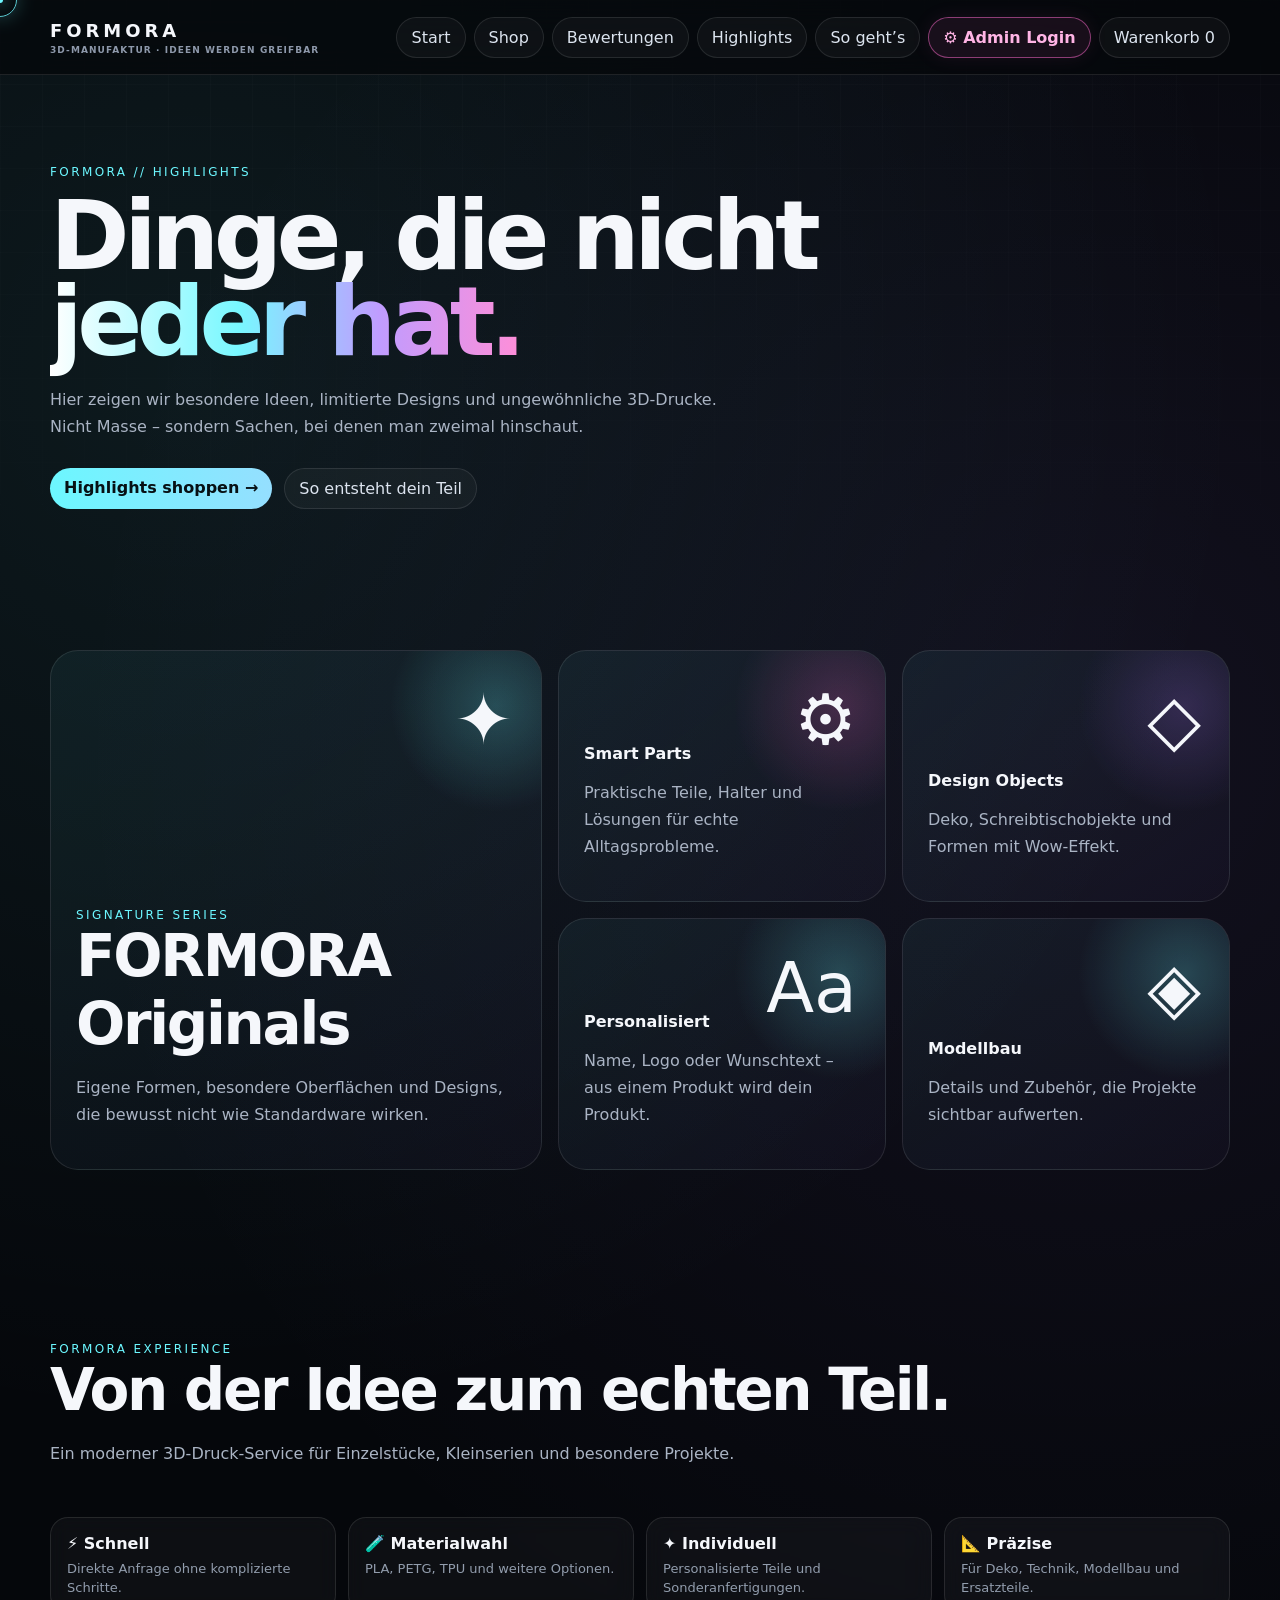
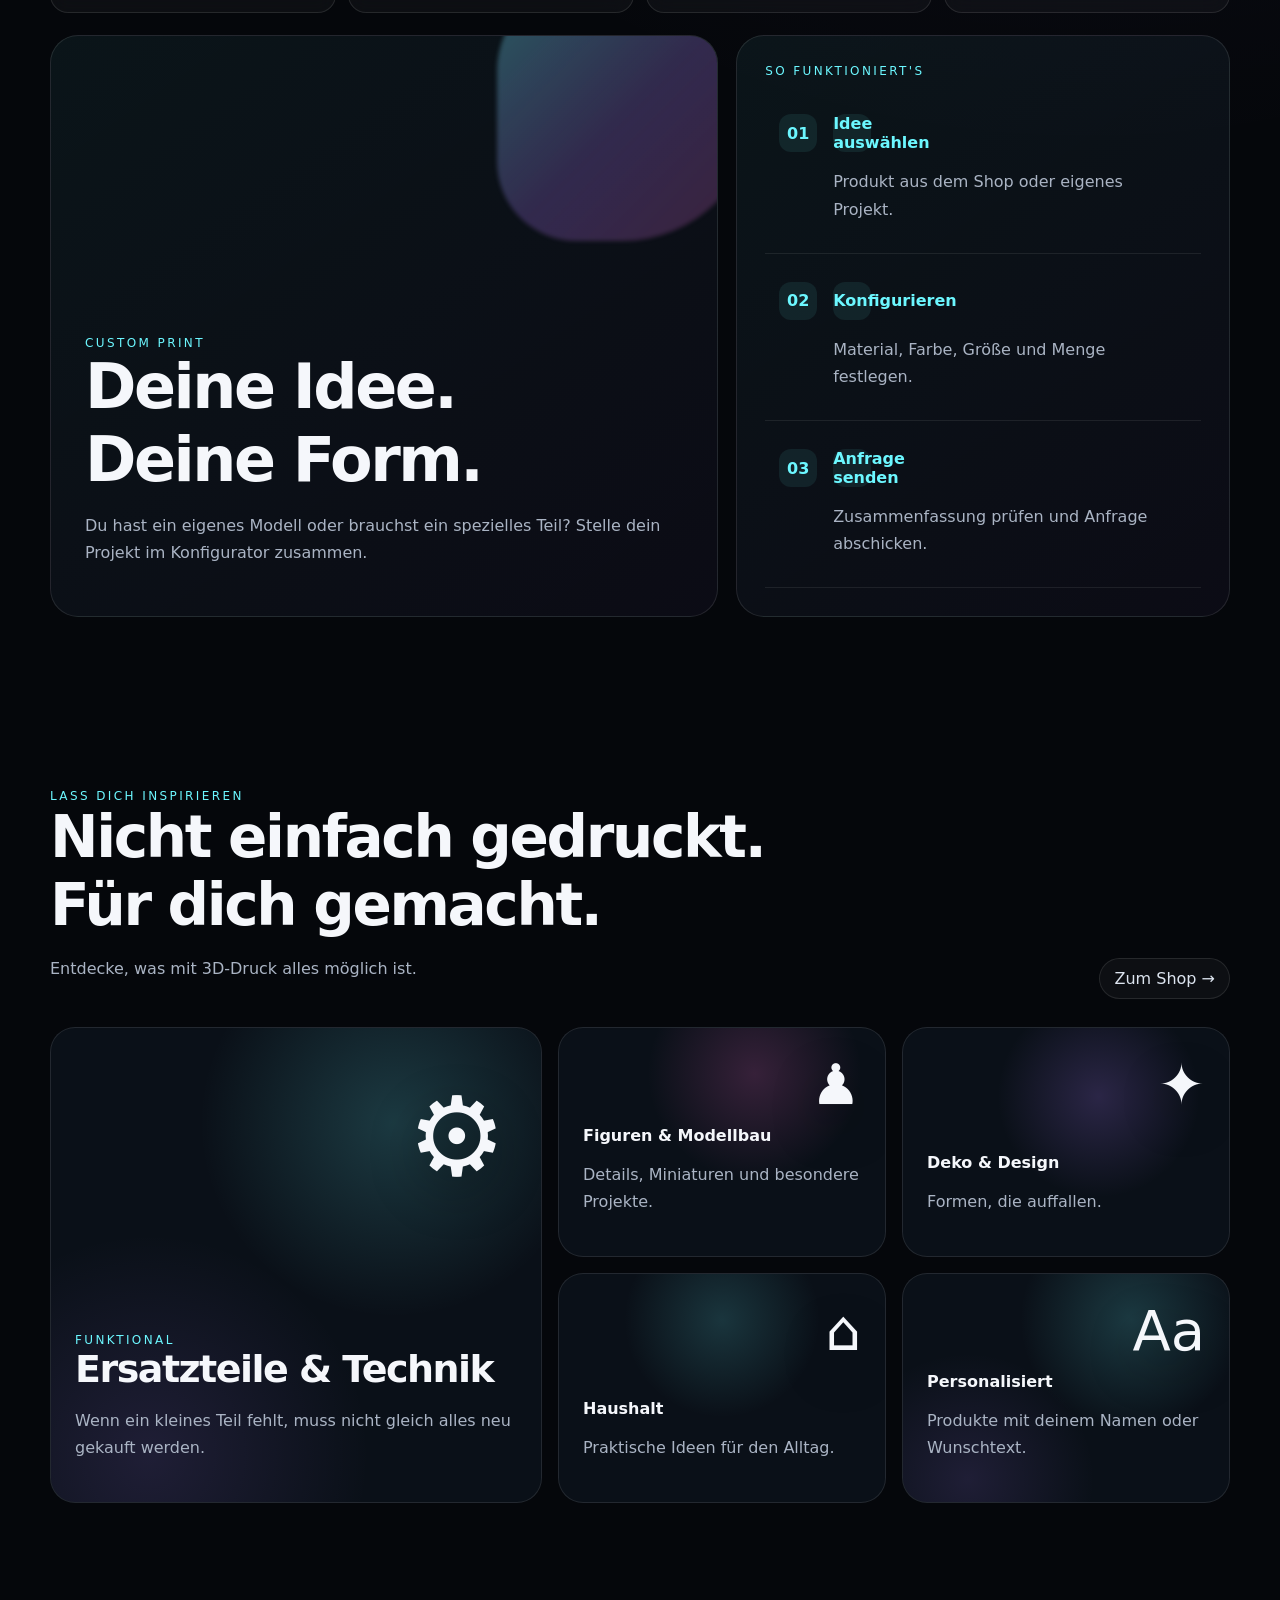
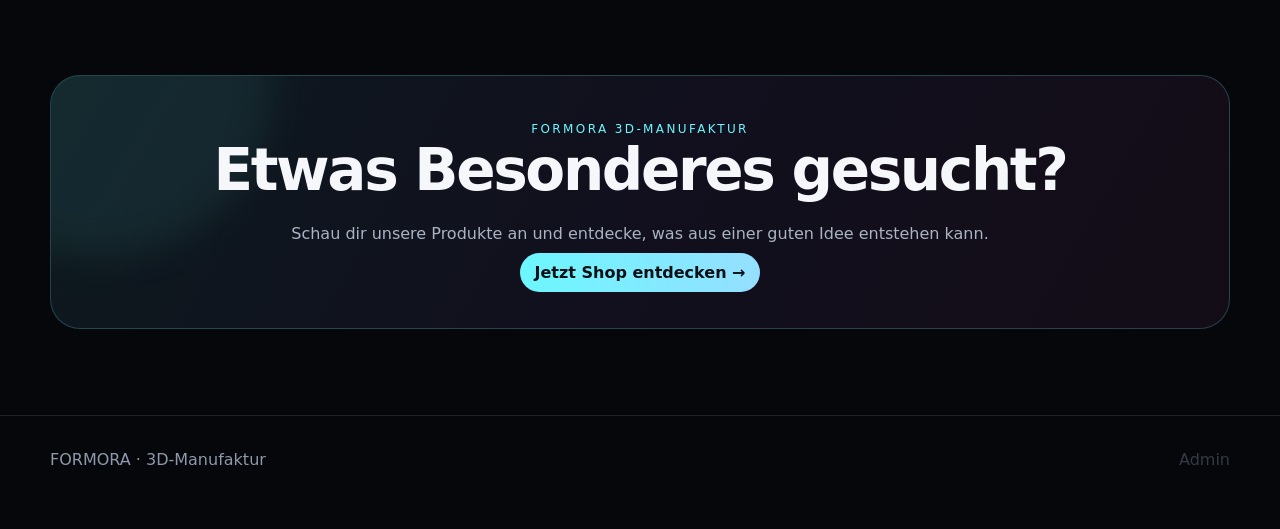
<file: highlights.html>
<!doctype html><html lang="de"><head><meta charset="utf-8"><meta name="viewport" content="width=device-width,initial-scale=1"><title>FORMORA — Highlights — 3D Manufaktur</title><style>
:root{
  --bg:#05070b;--panel:#0a0f18;--panel2:#0e1522;--txt:#f5f7fb;--muted:#8e99ab;
  --cyan:#6cf7ff;--violet:#ad7cff;--pink:#ff6ccf;--line:rgba(255,255,255,.10);
}
*{box-sizing:border-box}html{scroll-behavior:smooth}body{
  margin:0;background:
  radial-gradient(circle at 15% 10%,rgba(108,247,255,.08),transparent 30%),
  radial-gradient(circle at 85% 20%,rgba(173,124,255,.08),transparent 32%),
  #05070b;color:var(--txt);font-family:Inter,system-ui,-apple-system,Segoe UI,Roboto,sans-serif;
  overflow-x:hidden
}
body:before{
  content:"";position:fixed;inset:0;pointer-events:none;z-index:-2;
  background-image:linear-gradient(rgba(255,255,255,.025) 1px,transparent 1px),
  linear-gradient(90deg,rgba(255,255,255,.025) 1px,transparent 1px);
  background-size:42px 42px;mask-image:linear-gradient(to bottom,rgba(0,0,0,.7),transparent 85%);
}
a{color:inherit;text-decoration:none}button,input,select,textarea{font:inherit}
.wrap{width:min(1180px,calc(100% - 32px));margin:auto}
header{
  position:sticky;top:0;z-index:50;background:rgba(5,7,11,.72);backdrop-filter:blur(18px);
  border-bottom:1px solid var(--line)
}
.nav{height:74px;display:flex;align-items:center;justify-content:space-between;gap:18px}
.brand{font-weight:900;letter-spacing:.22em;font-size:18px}.brand small{display:block;font-size:9px;letter-spacing:.12em;color:var(--muted);margin-top:4px}
nav{display:flex;gap:8px;align-items:center;flex-wrap:wrap}
nav a,.ghost-btn,.btn{
  border:1px solid var(--line);border-radius:999px;padding:10px 14px;background:rgba(255,255,255,.035);
  color:#dce4ef;cursor:pointer;transition:.25s ease
}
nav a:hover,.ghost-btn:hover,.btn:hover{transform:translateY(-2px);border-color:rgba(108,247,255,.5);box-shadow:0 8px 30px rgba(108,247,255,.08)}
.btn.primary{background:linear-gradient(90deg,var(--cyan),#95dfff);color:#071014;border:none;font-weight:800}
.hero{min-height:calc(100vh - 74px);display:grid;align-items:center;padding:80px 0}
.hero-grid{display:grid;grid-template-columns:1.1fr .9fr;gap:38px;align-items:center}
.eyebrow{font-size:12px;letter-spacing:.2em;color:var(--cyan);text-transform:uppercase}
h1{font-size:clamp(48px,7vw,92px);line-height:.93;margin:15px 0 20px;letter-spacing:-.055em}
h2{font-size:clamp(32px,4.6vw,58px);margin:0 0 12px;letter-spacing:-.04em}
p{color:#aab4c4;line-height:1.7}
.hero-actions{display:flex;gap:12px;flex-wrap:wrap;margin-top:28px}
.visual{
  min-height:480px;border:1px solid var(--line);border-radius:34px;position:relative;overflow:hidden;
  background:linear-gradient(145deg,rgba(108,247,255,.07),rgba(173,124,255,.05) 55%,rgba(255,108,207,.05));
  box-shadow:0 30px 90px rgba(0,0,0,.45)
}
.visual:before,.visual:after{content:"";position:absolute;border-radius:50%;filter:blur(4px);animation:float 7s ease-in-out infinite}
.visual:before{width:280px;height:280px;background:radial-gradient(circle,var(--cyan),transparent 65%);opacity:.15;left:-60px;top:20px}
.visual:after{width:330px;height:330px;background:radial-gradient(circle,var(--violet),transparent 65%);opacity:.16;right:-80px;bottom:-50px;animation-delay:-3s}
.print-object{
  position:absolute;inset:70px;display:grid;place-items:center;border:1px solid rgba(255,255,255,.1);border-radius:30px;
  transform:rotate(-4deg);background:rgba(0,0,0,.22);backdrop-filter:blur(10px)
}
.print-object span{font-size:120px;filter:drop-shadow(0 20px 30px rgba(0,0,0,.45))}
@keyframes float{50%{transform:translateY(28px) scale(1.06)}}
section{padding:86px 0}.sectionhead{display:flex;justify-content:space-between;gap:20px;align-items:end;margin-bottom:28px}
.grid{display:grid;grid-template-columns:repeat(3,minmax(0,1fr));gap:18px}
.card,.product{
  border:1px solid var(--line);background:linear-gradient(180deg,rgba(255,255,255,.05),rgba(255,255,255,.025));
  border-radius:22px;overflow:hidden;transition:transform .25s ease,border-color .25s ease,box-shadow .25s ease
}
.card:hover,.product:hover{transform:translateY(-6px);border-color:rgba(108,247,255,.35);box-shadow:0 20px 55px rgba(0,0,0,.28)}
.card{padding:22px}.card b{font-size:20px}.card .icon{font-size:36px;margin-bottom:14px}
.products{display:grid;grid-template-columns:repeat(3,minmax(0,1fr));gap:18px}
.pic{height:210px;background:linear-gradient(145deg,#111826,#0a0f18);display:grid;place-items:center;overflow:hidden}
.pic img{width:100%;height:100%;object-fit:cover}.pic .fallback{font-size:72px}
.info{padding:18px}.info h3{margin:0 0 8px}.info p{font-size:14px;min-height:48px}
.meta{display:flex;justify-content:space-between;align-items:center;gap:10px;margin-top:16px}.price{font-size:20px;font-weight:800}
.filters{display:flex;flex-wrap:wrap;gap:8px;margin:18px 0}.filter{border:1px solid var(--line);background:rgba(255,255,255,.035);color:#dce4ef;border-radius:999px;padding:10px 13px;cursor:pointer}.filter.active{border-color:var(--cyan);color:var(--cyan)}
.search{width:100%;min-height:48px;border-radius:14px;border:1px solid var(--line);background:#0b111c;color:#fff;padding:0 14px;margin:8px 0 20px}
.drawer{
  position:fixed;right:0;top:0;height:100%;width:min(420px,100%);background:#080d15;z-index:90;
  transform:translateX(105%);transition:.3s ease;border-left:1px solid var(--line);padding:22px;overflow:auto
}
.drawer.open{transform:none}.overlay{position:fixed;inset:0;background:rgba(0,0,0,.62);opacity:0;pointer-events:none;z-index:80;transition:.25s}.overlay.show{opacity:1;pointer-events:auto}
.cartrow{display:grid;grid-template-columns:1fr auto;gap:12px;padding:14px 0;border-bottom:1px solid var(--line)}
.cart-controls{display:flex;gap:5px;justify-content:flex-end;margin-top:7px}.cart-controls button{width:30px;height:30px;border-radius:8px;border:1px solid var(--line);background:#0d1420;color:#fff}
.footer{padding:34px 0 60px;border-top:1px solid var(--line);color:var(--muted)}
.magic-line{height:1px;background:linear-gradient(90deg,transparent,var(--cyan),var(--violet),var(--pink),transparent);opacity:.6}
.reveal{opacity:0;transform:translateY(18px);transition:.7s ease}.reveal.show{opacity:1;transform:none}
.cursor-ring,.cursor-dot{position:fixed;left:0;top:0;pointer-events:none;z-index:9999;mix-blend-mode:screen}
.cursor-ring{width:34px;height:34px;border:1px solid rgba(108,247,255,.8);border-radius:50%;transform:translate(-50%,-50%);box-shadow:0 0 18px rgba(108,247,255,.25);transition:width .18s,height .18s,border-color .18s}
.cursor-dot{width:6px;height:6px;background:var(--cyan);border-radius:50%;transform:translate(-50%,-50%);box-shadow:0 0 14px var(--cyan)}
body.cursor-hover .cursor-ring{width:52px;height:52px;border-color:var(--pink)}
body.cursor-down .cursor-ring{width:24px;height:24px}
.admin-shell{display:grid;grid-template-columns:250px 1fr;min-height:100vh}
.admin-side{border-right:1px solid var(--line);padding:24px;position:sticky;top:0;height:100vh;background:#080d15}
.admin-main{padding:32px}.admin-panel{border:1px solid var(--line);border-radius:20px;padding:20px;background:#0a101a;margin-bottom:20px}
.admin-grid{display:grid;grid-template-columns:repeat(2,minmax(0,1fr));gap:14px}
.admin-field{display:flex;flex-direction:column;gap:7px}.admin-field.full{grid-column:1/-1}
.admin-field input,.admin-field textarea,.admin-field select{background:#0b111c;border:1px solid var(--line);border-radius:12px;color:#fff;padding:11px}
.admin-product{display:grid;grid-template-columns:1fr 140px 150px auto;gap:10px;align-items:center;border-bottom:1px solid var(--line);padding:12px 0}
.login{min-height:100vh;display:grid;place-items:center;padding:30px}.login-box{width:min(430px,100%);border:1px solid var(--line);border-radius:24px;padding:24px;background:#0a101a}
@media (pointer:coarse){.cursor-ring,.cursor-dot{display:none!important}}
@media(max-width:900px){.hero-grid{grid-template-columns:1fr}.visual{min-height:360px}.grid,.products{grid-template-columns:repeat(2,minmax(0,1fr))}.admin-shell{grid-template-columns:1fr}.admin-side{height:auto;position:relative;border-right:0;border-bottom:1px solid var(--line)}}
@media(max-width:620px){nav{gap:5px;justify-content:flex-end}nav a:not(.keep){display:inline-flex;padding:8px 9px;font-size:12px}.grid,.products{grid-template-columns:1fr}.hero{padding:50px 0}.visual{min-height:300px}.print-object{inset:45px}.admin-grid{grid-template-columns:1fr}.admin-field.full{grid-column:auto}.admin-product{grid-template-columns:1fr}.nav{height:auto;padding:14px 0}}

.new-badge{
  display:inline-flex;align-items:center;gap:7px;padding:8px 12px;border-radius:999px;
  border:1px solid rgba(108,247,255,.32);background:rgba(108,247,255,.08);
  color:#9ffbff;font-size:12px;font-weight:800;letter-spacing:.08em;margin-bottom:18px
}
.quick-launch{
  display:grid;grid-template-columns:repeat(3,minmax(0,1fr));gap:14px;margin-top:26px
}
.launch-card{
  display:block;padding:20px;border:1px solid rgba(255,255,255,.12);border-radius:20px;
  background:linear-gradient(145deg,rgba(108,247,255,.07),rgba(173,124,255,.05));
  transition:.25s ease
}
.launch-card:hover{transform:translateY(-5px);border-color:rgba(108,247,255,.45)}
.launch-card .launch-icon{font-size:34px;margin-bottom:10px}
.launch-card b{display:block;font-size:19px;margin-bottom:5px}
.launch-card small{color:#9ba7b8;line-height:1.5}
.admin-nav{border-color:rgba(255,108,207,.35)!important;color:#ff9cdb!important}
@media(max-width:700px){.quick-launch{grid-template-columns:1fr}.nav{align-items:flex-start}.brand{min-width:120px}nav{max-width:65%}}


.admin-nav{
  display:inline-flex!important;
  align-items:center;
  justify-content:center;
  border:1px solid rgba(255,108,207,.5)!important;
  color:#ffb4e5!important;
  background:rgba(255,108,207,.08)!important;
  box-shadow:0 0 20px rgba(255,108,207,.08);
  font-weight:800
}
.admin-nav:hover{
  border-color:#ff6ccf!important;
  box-shadow:0 0 26px rgba(255,108,207,.2)
}
@media(max-width:620px){
  .admin-nav{display:inline-flex!important;padding:8px 10px!important;font-size:12px!important}
}


.feature-strip{display:grid;grid-template-columns:repeat(4,1fr);gap:12px;margin-top:34px}
.feature-pill{padding:16px;border:1px solid rgba(255,255,255,.1);border-radius:18px;background:rgba(255,255,255,.035);backdrop-filter:blur(10px)}
.feature-pill strong{display:block;margin-bottom:5px}.feature-pill span{font-size:13px;color:#929dad}
.showcase{display:grid;grid-template-columns:1.15fr .85fr;gap:18px;margin-top:22px}
.showcase-main,.showcase-side{border:1px solid rgba(255,255,255,.1);border-radius:28px;overflow:hidden;position:relative;background:linear-gradient(145deg,rgba(108,247,255,.06),rgba(173,124,255,.045))}
.showcase-main{min-height:380px;padding:34px;display:flex;flex-direction:column;justify-content:flex-end}
.showcase-side{min-height:380px;padding:28px}
.glow-shape{position:absolute;width:260px;height:260px;border-radius:42% 58% 63% 37%;background:linear-gradient(135deg,rgba(108,247,255,.32),rgba(173,124,255,.24),rgba(255,108,207,.2));filter:blur(2px);right:-40px;top:-55px;animation:morph 8s ease-in-out infinite}
@keyframes morph{50%{transform:rotate(35deg) scale(1.12);border-radius:62% 38% 43% 57%}}
.process{display:grid;gap:14px;margin-top:22px}.process-step{display:grid;grid-template-columns:42px 1fr;gap:12px;align-items:start;padding:14px;border-bottom:1px solid rgba(255,255,255,.08)}
.process-step b:first-child{width:38px;height:38px;border-radius:12px;display:grid;place-items:center;background:rgba(108,247,255,.08);color:#6cf7ff}
@media(max-width:800px){.feature-strip{grid-template-columns:repeat(2,1fr)}.showcase{grid-template-columns:1fr}.showcase-main,.showcase-side{min-height:320px}}
@media(max-width:480px){.feature-strip{grid-template-columns:1fr}}


.cart-toast{position:fixed;right:20px;bottom:20px;z-index:120;padding:14px 18px;border-radius:15px;background:#0d1720;border:1px solid rgba(108,247,255,.35);box-shadow:0 18px 55px rgba(0,0,0,.4);color:#dffcff;transform:translateY(30px);opacity:0;pointer-events:none;transition:.25s}
.cart-toast.show{transform:none;opacity:1}
.hero-trust{display:flex;gap:18px;flex-wrap:wrap;margin-top:22px;color:#9ca8b8;font-size:13px}
.hero-trust span{display:flex;align-items:center;gap:6px}
.hero-highlight{background:linear-gradient(90deg,#fff,#9ffaff 45%,#c9a7ff 75%,#ffb2e4);-webkit-background-clip:text;background-clip:text;color:transparent}
.inspiration-grid{display:grid;grid-template-columns:1.2fr .8fr .8fr;grid-template-rows:230px 230px;gap:16px}
.inspire{border:1px solid rgba(255,255,255,.1);border-radius:25px;position:relative;overflow:hidden;padding:24px;background:#0a1018;display:flex;align-items:flex-end;transition:.3s}
.inspire:hover{transform:translateY(-5px);border-color:rgba(108,247,255,.35)}
.inspire.big{grid-row:1/3}
.inspire:before{content:"";position:absolute;inset:0;background:radial-gradient(circle at 70% 20%,rgba(108,247,255,.18),transparent 38%),radial-gradient(circle at 20% 90%,rgba(173,124,255,.13),transparent 38%)}
.inspire:nth-child(2):before{background:radial-gradient(circle at 60% 20%,rgba(255,108,207,.18),transparent 40%)}
.inspire:nth-child(3):before{background:radial-gradient(circle at 60% 30%,rgba(173,124,255,.2),transparent 40%)}
.inspire:nth-child(4):before{background:radial-gradient(circle at 50% 20%,rgba(108,247,255,.16),transparent 40%)}
.inspire-content{position:relative;z-index:2}.inspire-icon{font-size:56px;position:absolute;right:24px;top:24px;filter:drop-shadow(0 16px 25px rgba(0,0,0,.4))}
.inspire.big .inspire-icon{font-size:110px;right:35px;top:45px}
.cta-wow{position:relative;overflow:hidden;border:1px solid rgba(108,247,255,.22);border-radius:30px;padding:46px;background:linear-gradient(120deg,rgba(108,247,255,.08),rgba(173,124,255,.08),rgba(255,108,207,.06));text-align:center}
.cta-wow:before{content:"";position:absolute;width:340px;height:340px;border-radius:50%;background:rgba(108,247,255,.08);filter:blur(20px);left:-120px;top:-160px}
.cta-wow>*{position:relative;z-index:2}
@media(max-width:800px){.inspiration-grid{grid-template-columns:1fr 1fr;grid-template-rows:auto}.inspire.big{grid-row:auto;grid-column:1/-1;min-height:320px}.inspire{min-height:210px}}
@media(max-width:520px){.inspiration-grid{grid-template-columns:1fr}.inspire.big{grid-column:auto}.inspire{min-height:220px}.cta-wow{padding:30px 20px}.cart-toast{left:14px;right:14px;bottom:14px}}


@media (pointer:fine){
  html,body,a,button,input,select,textarea,.product,.card,.inspire,.ghost-btn,.btn{cursor:none!important}
}


.feature-hero{padding:90px 0 55px}
.feature-title{font-size:clamp(48px,8vw,96px);line-height:.9;margin:14px 0 20px;letter-spacing:-.06em}
.feature-title span{background:linear-gradient(90deg,#fff,#78f8ff 40%,#c09cff 70%,#ff8ed8);-webkit-background-clip:text;background-clip:text;color:transparent}
.portal-grid{display:grid;grid-template-columns:1.2fr .8fr .8fr;gap:16px}
.portal{min-height:250px;border:1px solid rgba(255,255,255,.1);border-radius:28px;padding:25px;position:relative;overflow:hidden;background:linear-gradient(145deg,rgba(108,247,255,.06),rgba(173,124,255,.03));transition:.3s}
.portal:hover{transform:translateY(-7px) scale(1.01);border-color:rgba(108,247,255,.45);box-shadow:0 30px 70px rgba(0,0,0,.3)}
.portal:first-child{grid-row:span 2;min-height:520px}
.portal:before{content:"";position:absolute;width:230px;height:230px;border-radius:50%;right:-70px;top:-60px;background:radial-gradient(circle,rgba(108,247,255,.22),transparent 65%);animation:float 6s ease-in-out infinite}
.portal:nth-child(2):before{background:radial-gradient(circle,rgba(255,108,207,.2),transparent 65%)}.portal:nth-child(3):before{background:radial-gradient(circle,rgba(173,124,255,.2),transparent 65%)}
.portal-content{position:absolute;left:25px;right:25px;bottom:25px;z-index:2}.portal-icon{font-size:70px;position:absolute;right:28px;top:28px}
@media(max-width:800px){.portal-grid{grid-template-columns:1fr}.portal:first-child{grid-row:auto;min-height:330px}.portal{min-height:260px}}


.intro-screen{position:fixed;inset:0;z-index:9999;background:#05080d;display:grid;place-items:center;transition:opacity .7s ease,visibility .7s ease}
.intro-screen.hide{opacity:0;visibility:hidden;pointer-events:none}
.intro-core{text-align:center;position:relative}
.intro-logo{font-size:clamp(46px,10vw,100px);font-weight:950;letter-spacing:-.06em;background:linear-gradient(90deg,#fff,#74f8ff,#c09cff,#ff8ed8);-webkit-background-clip:text;background-clip:text;color:transparent;animation:introPulse 1.15s ease both}
.intro-sub{font-size:11px;letter-spacing:.32em;color:#8fa1b5;margin-top:12px;text-transform:uppercase}
.intro-ring{position:absolute;width:190px;height:190px;border:1px solid rgba(108,247,255,.3);border-radius:50%;left:50%;top:50%;transform:translate(-50%,-50%);box-shadow:0 0 50px rgba(108,247,255,.08);animation:introRing 1.25s ease both}
@keyframes introPulse{0%{opacity:0;filter:blur(18px);transform:scale(.82)}65%{opacity:1;filter:blur(0);transform:scale(1.04)}100%{transform:scale(1)}}
@keyframes introRing{0%{opacity:0;transform:translate(-50%,-50%) scale(.2)}70%{opacity:.8}100%{opacity:0;transform:translate(-50%,-50%) scale(1.9)}}
.new-badge{display:inline-flex;padding:5px 9px;border-radius:999px;background:linear-gradient(90deg,rgba(108,247,255,.15),rgba(255,108,207,.14));border:1px solid rgba(108,247,255,.28);font-size:10px;font-weight:900;letter-spacing:.12em;color:#bffcff}
.surprise-zone{border:1px solid rgba(255,255,255,.1);border-radius:28px;padding:32px;margin:34px 0;background:radial-gradient(circle at 80% 30%,rgba(255,108,207,.13),transparent 25%),radial-gradient(circle at 20% 70%,rgba(108,247,255,.1),transparent 28%),rgba(255,255,255,.025);text-align:center;overflow:hidden;position:relative}
.surprise-zone h2{font-size:clamp(32px,5vw,58px);margin:8px 0}.surprise-result{margin:20px auto 0;max-width:500px;padding:20px;border-radius:20px;background:rgba(5,10,17,.72);border:1px solid rgba(108,247,255,.2);display:none}.surprise-result.show{display:block;animation:popResult .45s ease}
@keyframes popResult{from{opacity:0;transform:scale(.88) rotate(-1deg)}to{opacity:1;transform:none}}
.review-grid{display:grid;grid-template-columns:repeat(3,1fr);gap:16px}.review-card{border:1px solid rgba(255,255,255,.1);border-radius:22px;padding:22px;background:rgba(255,255,255,.03);transition:.25s}.review-card:hover{transform:translateY(-5px);border-color:rgba(108,247,255,.3)}.stars{letter-spacing:.12em;color:#ffe38b;font-size:18px}.review-name{font-weight:850;margin-top:14px}.verified{font-size:11px;color:#7ff8ff}
@media(max-width:760px){.review-grid{grid-template-columns:1fr}.surprise-zone{padding:26px 18px}}

</style></head>
<body>
<div class="intro-screen" id="introScreen"><div class="intro-core"><div class="intro-ring"></div><div class="intro-logo">FORMORA</div><div class="intro-sub">Ideas become real</div></div></div><div class="cursor-ring"></div><div class="cursor-dot"></div>
<header><div class="wrap nav">
  <a class="brand" href="index.html"><span data-brand>FORMORA</span><small data-tagline>3D-MANUFAKTUR · IDEEN WERDEN GREIFBAR</small></a>
  <nav>
    <a href="index.html">Start</a>
    <a href="shop.html">Shop</a><a href="bewertungen.html">Bewertungen</a><a href="highlights.html">Highlights</a><a href="so-gehts.html">So geht’s</a>
    
    <a href="admin.html" class="admin-nav keep">⚙ Admin Login</a><button id="cartBtn" class="ghost-btn keep">Warenkorb <span id="count">0</span></button>
  </nav>
</div></header>

<main>
<section class="feature-hero"><div class="wrap">
<div class="eyebrow">FORMORA // HIGHLIGHTS</div>
<h1 class="feature-title">Dinge, die nicht<br><span>jeder hat.</span></h1>
<p style="max-width:700px">Hier zeigen wir besondere Ideen, limitierte Designs und ungewöhnliche 3D-Drucke. Nicht Masse – sondern Sachen, bei denen man zweimal hinschaut.</p>
<div class="hero-actions"><a class="btn primary" href="shop.html">Highlights shoppen →</a><a class="btn" href="so-gehts.html">So entsteht dein Teil</a></div>
</div></section>
<section><div class="wrap">
<div class="portal-grid">
<a class="portal reveal" href="shop.html"><div class="portal-icon">✦</div><div class="portal-content"><div class="eyebrow">SIGNATURE SERIES</div><h2>FORMORA Originals</h2><p>Eigene Formen, besondere Oberflächen und Designs, die bewusst nicht wie Standardware wirken.</p></div></a>
<a class="portal reveal" href="shop.html"><div class="portal-icon">⚙</div><div class="portal-content"><b>Smart Parts</b><p>Praktische Teile, Halter und Lösungen für echte Alltagsprobleme.</p></div></a>
<a class="portal reveal" href="shop.html"><div class="portal-icon">◇</div><div class="portal-content"><b>Design Objects</b><p>Deko, Schreibtischobjekte und Formen mit Wow-Effekt.</p></div></a>
<a class="portal reveal" href="shop.html"><div class="portal-icon">Aa</div><div class="portal-content"><b>Personalisiert</b><p>Name, Logo oder Wunschtext – aus einem Produkt wird dein Produkt.</p></div></a>
<a class="portal reveal" href="shop.html"><div class="portal-icon">◈</div><div class="portal-content"><b>Modellbau</b><p>Details und Zubehör, die Projekte sichtbar aufwerten.</p></div></a>
</div></div></section>
</main>

<div id="overlay" class="overlay"></div>
<aside id="drawer" class="drawer">
  <div style="display:flex;justify-content:space-between;align-items:center"><h3>Warenkorb</h3><button id="closeCart" class="ghost-btn">Schließen</button></div>
  <div style="font-size:12px;color:#95a6b8;margin:0 0 12px">✓ Warenkorb bleibt auf diesem Gerät gespeichert</div><div id="items"></div>
  <div style="display:flex;justify-content:space-between;font-size:20px;margin:22px 0"><b>Gesamt</b><b id="sum">0,00 €</b></div>
  <button id="order" class="btn primary" style="width:100%">Bestellanfrage senden</button>
</aside>


<section>
<div class="wrap">
  <div class="sectionhead reveal">
    <div><div class="eyebrow">FORMORA EXPERIENCE</div><h2>Von der Idee zum echten Teil.</h2><p>Ein moderner 3D-Druck-Service für Einzelstücke, Kleinserien und besondere Projekte.</p></div>
  </div>
  <div class="feature-strip">
    <div class="feature-pill reveal"><strong>⚡ Schnell</strong><span>Direkte Anfrage ohne komplizierte Schritte.</span></div>
    <div class="feature-pill reveal"><strong>🧪 Materialwahl</strong><span>PLA, PETG, TPU und weitere Optionen.</span></div>
    <div class="feature-pill reveal"><strong>✦ Individuell</strong><span>Personalisierte Teile und Sonderanfertigungen.</span></div>
    <div class="feature-pill reveal"><strong>📐 Präzise</strong><span>Für Deko, Technik, Modellbau und Ersatzteile.</span></div>
  </div>

  <div class="showcase">
    <div class="showcase-main reveal">
      <div class="glow-shape"></div>
      <div style="position:relative;z-index:2">
        <div class="eyebrow">CUSTOM PRINT</div>
        <h2 style="font-size:clamp(34px,5vw,62px)">Deine Idee.<br>Deine Form.</h2>
        <p>Du hast ein eigenes Modell oder brauchst ein spezielles Teil? Stelle dein Projekt im Konfigurator zusammen.</p>
        
      </div>
    </div>
    <div class="showcase-side reveal">
      <div class="eyebrow">SO FUNKTIONIERT'S</div>
      <div class="process">
        <div class="process-step"><b>01</b><div><b>Idee auswählen</b><p>Produkt aus dem Shop oder eigenes Projekt.</p></div></div>
        <div class="process-step"><b>02</b><div><b>Konfigurieren</b><p>Material, Farbe, Größe und Menge festlegen.</p></div></div>
        <div class="process-step"><b>03</b><div><b>Anfrage senden</b><p>Zusammenfassung prüfen und Anfrage abschicken.</p></div></div>
      </div>
    </div>
  </div>
</div>
</section>


<section>
<div class="wrap">
<div class="sectionhead reveal"><div><div class="eyebrow">LASS DICH INSPIRIEREN</div><h2>Nicht einfach gedruckt.<br>Für dich gemacht.</h2><p>Entdecke, was mit 3D-Druck alles möglich ist.</p></div><a class="btn" href="shop.html">Zum Shop →</a></div>
<div class="inspiration-grid">
  <a class="inspire big reveal" href="shop.html"><div class="inspire-icon">⚙️</div><div class="inspire-content"><div class="eyebrow">FUNKTIONAL</div><h2 style="font-size:38px">Ersatzteile & Technik</h2><p>Wenn ein kleines Teil fehlt, muss nicht gleich alles neu gekauft werden.</p></div></a>
  <a class="inspire reveal" href="shop.html"><div class="inspire-icon">♟️</div><div class="inspire-content"><b>Figuren & Modellbau</b><p>Details, Miniaturen und besondere Projekte.</p></div></a>
  <a class="inspire reveal" href="shop.html"><div class="inspire-icon">✦</div><div class="inspire-content"><b>Deko & Design</b><p>Formen, die auffallen.</p></div></a>
  <a class="inspire reveal" href="shop.html"><div class="inspire-icon">⌂</div><div class="inspire-content"><b>Haushalt</b><p>Praktische Ideen für den Alltag.</p></div></a>
  <a class="inspire reveal" href="shop.html"><div class="inspire-icon">Aa</div><div class="inspire-content"><b>Personalisiert</b><p>Produkte mit deinem Namen oder Wunschtext.</p></div></a>
</div>
</div>
</section>
<section><div class="wrap">
<div class="cta-wow reveal">
<div class="eyebrow">FORMORA 3D-MANUFAKTUR</div>
<h2>Etwas Besonderes gesucht?</h2>
<p>Schau dir unsere Produkte an und entdecke, was aus einer guten Idee entstehen kann.</p>
<a class="btn primary" href="shop.html">Jetzt Shop entdecken →</a>
</div>
</div></section>

<footer class="footer"><div class="wrap">FORMORA · 3D-Manufaktur <span style="float:right"><a href="admin.html" style="opacity:.35">Admin</a></span></div></footer>
<script>
document.addEventListener("DOMContentLoaded",()=>{const d=loadData();document.getElementById("heroTitle").innerHTML=d.heroTitle.replace(". ",".<br>");document.getElementById("heroText").textContent=d.heroText})
</script>
<script>
const DEFAULT_DATA = {"brand": "FORMORA", "tagline": "3D-MANUFAKTUR · IDEEN WERDEN GREIFBAR", "heroTitle": "Aus Ideen werden echte Dinge.", "heroText": "Besondere 3D-Drucke, praktische Lösungen und individuelle Designs – gemacht für Menschen, die nicht einfach irgendetwas von der Stange wollen.", "email": "deine-email@beispiel.de", "products": [{"id": "p1", "cat": "Modellbau", "name": "Diorama Detail Set", "price": 14.9, "desc": "Kleine Details und Zubehörteile für Modellbau-Projekte.", "image": ""}, {"id": "p2", "cat": "Modellbau", "name": "Fahrzeug Detailteil", "price": 17.9, "desc": "Detailteil für Fahrzeuge, Panzer und Modellbauprojekte.", "image": ""}, {"id": "p3", "cat": "Figuren", "name": "Fantasy Büste", "price": 28.9, "desc": "3D-gedruckte Büste zum Sammeln, Bemalen oder Verschenken.", "image": ""}, {"id": "p4", "cat": "Figuren", "name": "Miniaturen Set", "price": 19.9, "desc": "Mehrere kleine Figuren als Demo-Produkt.", "image": ""}, {"id": "p5", "cat": "Ersatzteile", "name": "Ersatzclip Set", "price": 6.9, "desc": "Praktische Ersatzclips als Beispiel für funktionalen 3D-Druck.", "image": ""}, {"id": "p6", "cat": "Technik", "name": "Universal Adapter", "price": 12.9, "desc": "Adapter, Halterungen und technische Bauteile.", "image": ""}, {"id": "p7", "cat": "Technik", "name": "Controller Dock", "price": 18.9, "desc": "Schlichter Halter für Controller und Gaming-Zubehör.", "image": ""}, {"id": "p8", "cat": "Deko", "name": "Design Vase", "price": 22.9, "desc": "Geometrische Vase mit moderner Oberflächenstruktur.", "image": ""}, {"id": "p9", "cat": "Haushalt", "name": "Kabel Organizer", "price": 8.9, "desc": "Kleine Ordnungshilfe für Arbeitsplatz und Zuhause.", "image": ""}, {"id": "p10", "cat": "Haushalt", "name": "Werkzeughalter", "price": 16.9, "desc": "3D-gedruckter Halter für Werkstatt oder Hobbyraum.", "image": ""}, {"id": "p11", "cat": "Personalisiert", "name": "Namensschild Custom", "price": 13.9, "desc": "Personalisiertes Schild mit Wunschname oder kurzem Text.", "image": ""}, {"id": "p12", "cat": "Personalisiert", "name": "Logo Schlüsselanhänger", "price": 9.9, "desc": "Schlüsselanhänger mit individuellem Namen oder Logo.", "image": ""}, {"id": "p13", "cat": "Gaming", "name": "Headset Stand Pro", "price": 21.9, "desc": "Futuristischer Stand für Headsets mit cleanem FORMORA Look.", "image": ""}, {"id": "p14", "cat": "Gaming", "name": "Desk Token Set", "price": 11.9, "desc": "Kleine 3D-Objekte und Marker für Gaming- und Desk-Setups.", "image": ""}, {"id": "p15", "cat": "Geschenke", "name": "Message Cube", "price": 16.9, "desc": "Personalisierbarer Würfel mit Name, Datum oder kurzer Botschaft.", "image": ""}, {"id": "p16", "cat": "Geschenke", "name": "Mini Memory Plaque", "price": 18.9, "desc": "Kleine personalisierte Erinnerungsplatte für besondere Momente.", "image": ""}]};
function loadData(){
  try{
    const raw=localStorage.getItem("formoraData");
    return raw?JSON.parse(raw):JSON.parse(JSON.stringify(DEFAULT_DATA));
  }catch(e){return JSON.parse(JSON.stringify(DEFAULT_DATA))}
}
function saveData(data){localStorage.setItem("formoraData",JSON.stringify(data))}
function money(v){return Number(v||0).toLocaleString("de-DE",{style:"currency",currency:"EUR"})}
let cart=[];
const CART_KEY="formoraCart_v3";
const CART_DB="formoraShopDB";
const CART_STORE="state";

function readLocalCart(){
  try{
    const keys=[CART_KEY,"formoraCart_v2","formoraCart"];
    for(const key of keys){
      const raw=localStorage.getItem(key);
      if(raw){
        const parsed=JSON.parse(raw);
        if(Array.isArray(parsed)) return parsed;
      }
    }
  }catch(e){}
  return [];
}

function openCartDB(){
  return new Promise((resolve,reject)=>{
    if(!("indexedDB" in window)) return reject(new Error("no indexedDB"));
    const req=indexedDB.open(CART_DB,1);
    req.onupgradeneeded=()=>{const db=req.result;if(!db.objectStoreNames.contains(CART_STORE))db.createObjectStore(CART_STORE)};
    req.onsuccess=()=>resolve(req.result);
    req.onerror=()=>reject(req.error);
  });
}

async function readDBCart(){
  try{
    const db=await openCartDB();
    return await new Promise(resolve=>{
      const tx=db.transaction(CART_STORE,"readonly");
      const req=tx.objectStore(CART_STORE).get(CART_KEY);
      req.onsuccess=()=>resolve(Array.isArray(req.result)?req.result:[]);
      req.onerror=()=>resolve([]);
    });
  }catch(e){return []}
}

async function writeDBCart(){
  try{
    const db=await openCartDB();
    await new Promise(resolve=>{
      const tx=db.transaction(CART_STORE,"readwrite");
      tx.objectStore(CART_STORE).put(cart,CART_KEY);
      tx.oncomplete=()=>resolve();
      tx.onerror=()=>resolve();
    });
  }catch(e){}
}

function saveCart(){
  try{
    const raw=JSON.stringify(cart);
    localStorage.setItem(CART_KEY,raw);
    localStorage.setItem("formoraCart_v2",raw);
    localStorage.setItem("formoraCart",raw);
  }catch(e){}
  writeDBCart();
}

async function restoreCart(){
  const local=readLocalCart();
  const db=await readDBCart();
  cart=(local && local.length)?local:db;
  if(!Array.isArray(cart))cart=[];
  saveCart();
  renderCart();
}

function clearCartStorage(){
  cart=[];
  try{
    localStorage.removeItem(CART_KEY);
    localStorage.removeItem("formoraCart_v2");
    localStorage.removeItem("formoraCart");
  }catch(e){}
  writeDBCart();
  renderCart();
}

cart=readLocalCart();
window.addEventListener("pagehide",saveCart);
window.addEventListener("beforeunload",saveCart);
document.addEventListener("visibilitychange",()=>{if(document.visibilityState==="hidden")saveCart()});

function addCart(p){const x=cart.find(i=>i.id===p.id);if(x)x.qty++;else cart.push({...p,qty:1});saveCart();renderCart();showCartToast(p.name)}
function renderCart(){
  const count=document.getElementById("count"),items=document.getElementById("items"),sum=document.getElementById("sum");
  if(!count||!items||!sum)return;
  count.textContent=cart.reduce((a,x)=>a+x.qty,0);
  sum.textContent=money(cart.reduce((a,x)=>a+x.price*x.qty,0));
  if(!cart.length){items.innerHTML="<p>Dein Warenkorb ist noch leer.</p>";return}
  items.innerHTML="";
  cart.forEach(x=>{
    const row=document.createElement("div");row.className="cartrow";
    row.innerHTML=`<div><b>${x.name}</b><br><small>${money(x.price)} pro Stück</small></div><div style="text-align:right"><b>${money(x.price*x.qty)}</b><div class="cart-controls"><button data-act="dec" data-id="${x.id}">−</button><button disabled>${x.qty}</button><button data-act="inc" data-id="${x.id}">+</button><button data-act="del" data-id="${x.id}">×</button></div></div>`;
    items.appendChild(row)
  })
}
function showCartToast(name){
  let t=document.getElementById("cartToast");
  if(!t){t=document.createElement("div");t.id="cartToast";t.className="cart-toast";document.body.appendChild(t)}
  t.textContent="✓ "+name+" wurde zum Warenkorb hinzugefügt";
  t.classList.add("show");
  clearTimeout(window.__cartToastTimer);
  window.__cartToastTimer=setTimeout(()=>t.classList.remove("show"),1800);
}
function openCart(){document.getElementById("drawer")?.classList.add("open");document.getElementById("overlay")?.classList.add("show")}
function closeCart(){document.getElementById("drawer")?.classList.remove("open");document.getElementById("overlay")?.classList.remove("show")}
document.addEventListener("click",e=>{
  const add=e.target.closest("[data-add-product]");if(add){const d=loadData();const p=d.products.find(x=>x.id===add.dataset.addProduct);if(p)addCart(p)}
  const act=e.target.closest("[data-act]");if(act){const x=cart.find(i=>i.id===act.dataset.id);if(!x)return;if(act.dataset.act==="inc")x.qty++;if(act.dataset.act==="dec")x.qty--;if(act.dataset.act==="del"||x.qty<=0)cart=cart.filter(i=>i.id!==act.dataset.id);saveCart();renderCart()}
});
document.addEventListener("DOMContentLoaded",()=>{
  const d=loadData();
  document.querySelectorAll("[data-brand]").forEach(x=>x.textContent=d.brand);
  document.querySelectorAll("[data-tagline]").forEach(x=>x.textContent=d.tagline);
  document.getElementById("cartBtn")?.addEventListener("click",openCart);
  document.getElementById("closeCart")?.addEventListener("click",closeCart);
  document.getElementById("overlay")?.addEventListener("click",closeCart);
  const order=document.getElementById("order");
  if(order)order.onclick=()=>{
    if(!cart.length)return alert("Der Warenkorb ist leer.");
    const lines=cart.map(x=>`${x.qty}x ${x.name} – ${money(x.price*x.qty)}`);
    const total=money(cart.reduce((a,x)=>a+x.price*x.qty,0));
    const mail=`mailto:${d.email}?subject=${encodeURIComponent("FORMORA Bestellanfrage")}&body=${encodeURIComponent(lines.join("\n")+"\n\nGesamt: "+total)}`;
    location.href=mail;
  };
  const obs=new IntersectionObserver(entries=>entries.forEach(en=>{if(en.isIntersecting)en.target.classList.add("show")}),{threshold:.12});
  document.querySelectorAll(".reveal").forEach(el=>obs.observe(el));
  if(matchMedia("(pointer:fine)").matches){
    const ring=document.querySelector(".cursor-ring"),dot=document.querySelector(".cursor-dot");
    let rx=0,ry=0,mx=0,my=0;
    addEventListener("mousemove",e=>{mx=e.clientX;my=e.clientY;dot.style.left=mx+"px";dot.style.top=my+"px"});
    function loop(){rx+=(mx-rx)*.18;ry+=(my-ry)*.18;ring.style.left=rx+"px";ring.style.top=ry+"px";requestAnimationFrame(loop)}loop();
    document.querySelectorAll("a,button,input,select,textarea,.product,.card").forEach(el=>{
      el.addEventListener("mouseenter",()=>document.body.classList.add("cursor-hover"));
      el.addEventListener("mouseleave",()=>document.body.classList.remove("cursor-hover"));
    });
    addEventListener("mousedown",()=>document.body.classList.add("cursor-down"));addEventListener("mouseup",()=>document.body.classList.remove("cursor-down"));
  }
  renderCart();
  restoreCart();
});
</script><script>
document.addEventListener("DOMContentLoaded",()=>{
 const intro=document.getElementById("introScreen");
 if(!intro)return;
 const seen=sessionStorage.getItem("formoraIntroSeen");
 if(seen){intro.remove();return}
 sessionStorage.setItem("formoraIntroSeen","1");
 setTimeout(()=>intro.classList.add("hide"),1250);
 setTimeout(()=>intro.remove(),2050);
});
</script>
</body></html>
</file>
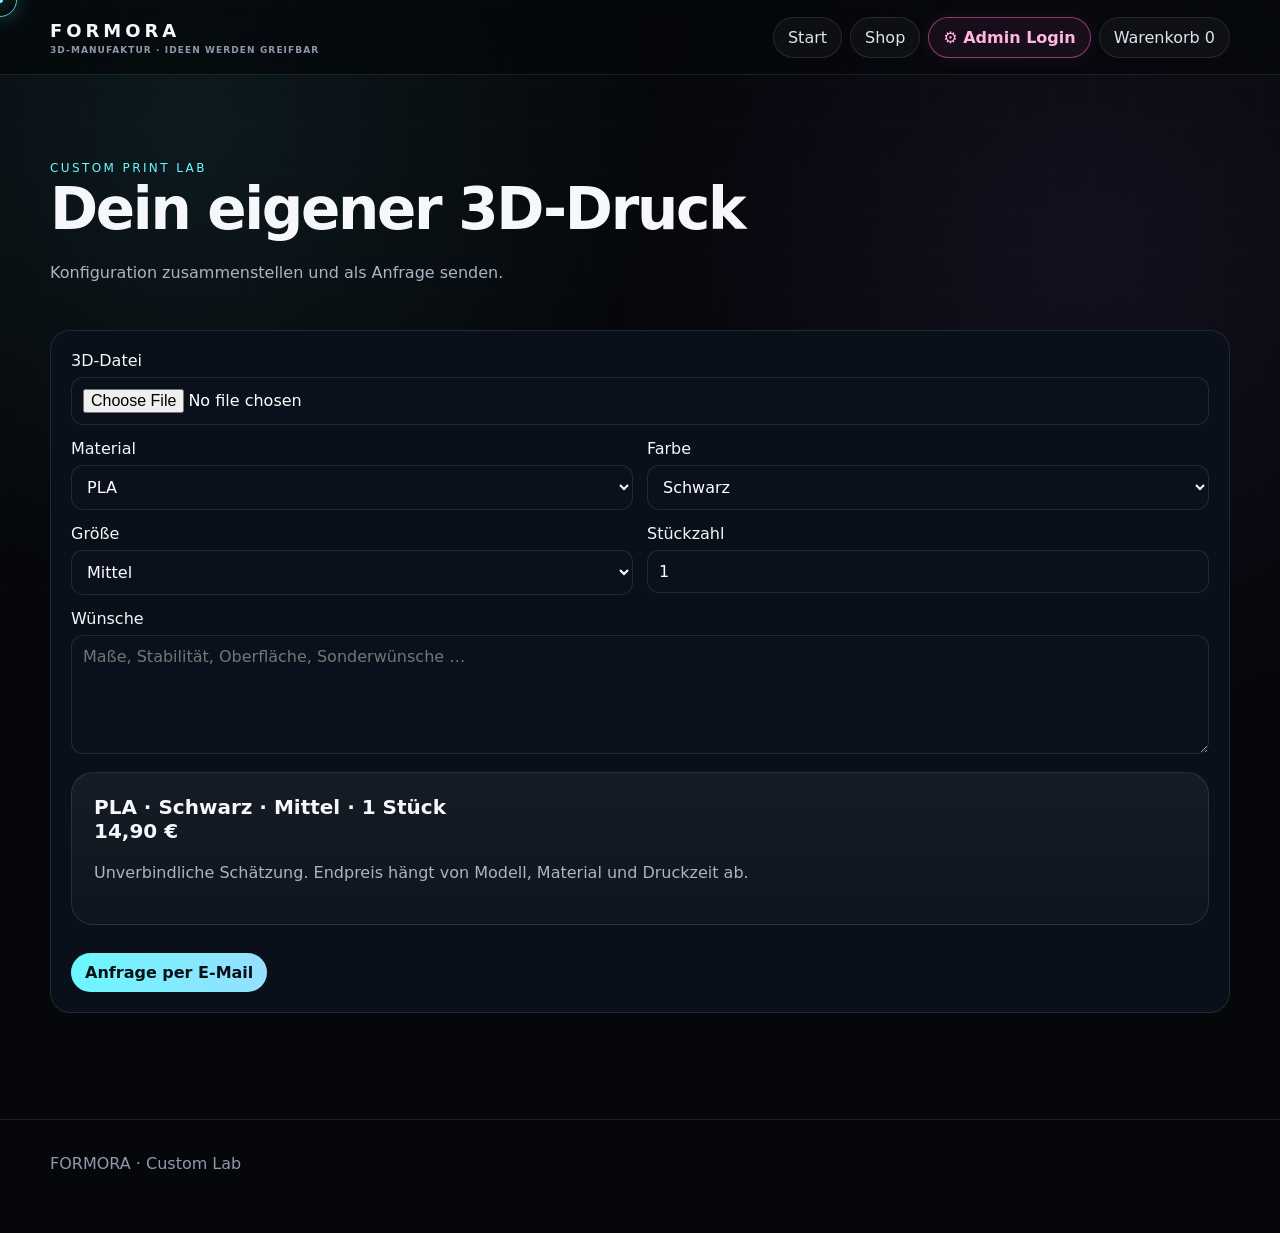
<file: konfigurator.html>
<!doctype html><html lang="de"><head><meta charset="utf-8"><meta name="viewport" content="width=device-width,initial-scale=1"><title>FORMORA — Konfigurator</title><style>
:root{
  --bg:#05070b;--panel:#0a0f18;--panel2:#0e1522;--txt:#f5f7fb;--muted:#8e99ab;
  --cyan:#6cf7ff;--violet:#ad7cff;--pink:#ff6ccf;--line:rgba(255,255,255,.10);
}
*{box-sizing:border-box}html{scroll-behavior:smooth}body{
  margin:0;background:
  radial-gradient(circle at 15% 10%,rgba(108,247,255,.08),transparent 30%),
  radial-gradient(circle at 85% 20%,rgba(173,124,255,.08),transparent 32%),
  #05070b;color:var(--txt);font-family:Inter,system-ui,-apple-system,Segoe UI,Roboto,sans-serif;
  overflow-x:hidden
}
body:before{
  content:"";position:fixed;inset:0;pointer-events:none;z-index:-2;
  background-image:linear-gradient(rgba(255,255,255,.025) 1px,transparent 1px),
  linear-gradient(90deg,rgba(255,255,255,.025) 1px,transparent 1px);
  background-size:42px 42px;mask-image:linear-gradient(to bottom,rgba(0,0,0,.7),transparent 85%);
}
a{color:inherit;text-decoration:none}button,input,select,textarea{font:inherit}
.wrap{width:min(1180px,calc(100% - 32px));margin:auto}
header{
  position:sticky;top:0;z-index:50;background:rgba(5,7,11,.72);backdrop-filter:blur(18px);
  border-bottom:1px solid var(--line)
}
.nav{height:74px;display:flex;align-items:center;justify-content:space-between;gap:18px}
.brand{font-weight:900;letter-spacing:.22em;font-size:18px}.brand small{display:block;font-size:9px;letter-spacing:.12em;color:var(--muted);margin-top:4px}
nav{display:flex;gap:8px;align-items:center;flex-wrap:wrap}
nav a,.ghost-btn,.btn{
  border:1px solid var(--line);border-radius:999px;padding:10px 14px;background:rgba(255,255,255,.035);
  color:#dce4ef;cursor:pointer;transition:.25s ease
}
nav a:hover,.ghost-btn:hover,.btn:hover{transform:translateY(-2px);border-color:rgba(108,247,255,.5);box-shadow:0 8px 30px rgba(108,247,255,.08)}
.btn.primary{background:linear-gradient(90deg,var(--cyan),#95dfff);color:#071014;border:none;font-weight:800}
.hero{min-height:calc(100vh - 74px);display:grid;align-items:center;padding:80px 0}
.hero-grid{display:grid;grid-template-columns:1.1fr .9fr;gap:38px;align-items:center}
.eyebrow{font-size:12px;letter-spacing:.2em;color:var(--cyan);text-transform:uppercase}
h1{font-size:clamp(48px,7vw,92px);line-height:.93;margin:15px 0 20px;letter-spacing:-.055em}
h2{font-size:clamp(32px,4.6vw,58px);margin:0 0 12px;letter-spacing:-.04em}
p{color:#aab4c4;line-height:1.7}
.hero-actions{display:flex;gap:12px;flex-wrap:wrap;margin-top:28px}
.visual{
  min-height:480px;border:1px solid var(--line);border-radius:34px;position:relative;overflow:hidden;
  background:linear-gradient(145deg,rgba(108,247,255,.07),rgba(173,124,255,.05) 55%,rgba(255,108,207,.05));
  box-shadow:0 30px 90px rgba(0,0,0,.45)
}
.visual:before,.visual:after{content:"";position:absolute;border-radius:50%;filter:blur(4px);animation:float 7s ease-in-out infinite}
.visual:before{width:280px;height:280px;background:radial-gradient(circle,var(--cyan),transparent 65%);opacity:.15;left:-60px;top:20px}
.visual:after{width:330px;height:330px;background:radial-gradient(circle,var(--violet),transparent 65%);opacity:.16;right:-80px;bottom:-50px;animation-delay:-3s}
.print-object{
  position:absolute;inset:70px;display:grid;place-items:center;border:1px solid rgba(255,255,255,.1);border-radius:30px;
  transform:rotate(-4deg);background:rgba(0,0,0,.22);backdrop-filter:blur(10px)
}
.print-object span{font-size:120px;filter:drop-shadow(0 20px 30px rgba(0,0,0,.45))}
@keyframes float{50%{transform:translateY(28px) scale(1.06)}}
section{padding:86px 0}.sectionhead{display:flex;justify-content:space-between;gap:20px;align-items:end;margin-bottom:28px}
.grid{display:grid;grid-template-columns:repeat(3,minmax(0,1fr));gap:18px}
.card,.product{
  border:1px solid var(--line);background:linear-gradient(180deg,rgba(255,255,255,.05),rgba(255,255,255,.025));
  border-radius:22px;overflow:hidden;transition:transform .25s ease,border-color .25s ease,box-shadow .25s ease
}
.card:hover,.product:hover{transform:translateY(-6px);border-color:rgba(108,247,255,.35);box-shadow:0 20px 55px rgba(0,0,0,.28)}
.card{padding:22px}.card b{font-size:20px}.card .icon{font-size:36px;margin-bottom:14px}
.products{display:grid;grid-template-columns:repeat(3,minmax(0,1fr));gap:18px}
.pic{height:210px;background:linear-gradient(145deg,#111826,#0a0f18);display:grid;place-items:center;overflow:hidden}
.pic img{width:100%;height:100%;object-fit:cover}.pic .fallback{font-size:72px}
.info{padding:18px}.info h3{margin:0 0 8px}.info p{font-size:14px;min-height:48px}
.meta{display:flex;justify-content:space-between;align-items:center;gap:10px;margin-top:16px}.price{font-size:20px;font-weight:800}
.filters{display:flex;flex-wrap:wrap;gap:8px;margin:18px 0}.filter{border:1px solid var(--line);background:rgba(255,255,255,.035);color:#dce4ef;border-radius:999px;padding:10px 13px;cursor:pointer}.filter.active{border-color:var(--cyan);color:var(--cyan)}
.search{width:100%;min-height:48px;border-radius:14px;border:1px solid var(--line);background:#0b111c;color:#fff;padding:0 14px;margin:8px 0 20px}
.drawer{
  position:fixed;right:0;top:0;height:100%;width:min(420px,100%);background:#080d15;z-index:90;
  transform:translateX(105%);transition:.3s ease;border-left:1px solid var(--line);padding:22px;overflow:auto
}
.drawer.open{transform:none}.overlay{position:fixed;inset:0;background:rgba(0,0,0,.62);opacity:0;pointer-events:none;z-index:80;transition:.25s}.overlay.show{opacity:1;pointer-events:auto}
.cartrow{display:grid;grid-template-columns:1fr auto;gap:12px;padding:14px 0;border-bottom:1px solid var(--line)}
.cart-controls{display:flex;gap:5px;justify-content:flex-end;margin-top:7px}.cart-controls button{width:30px;height:30px;border-radius:8px;border:1px solid var(--line);background:#0d1420;color:#fff}
.footer{padding:34px 0 60px;border-top:1px solid var(--line);color:var(--muted)}
.magic-line{height:1px;background:linear-gradient(90deg,transparent,var(--cyan),var(--violet),var(--pink),transparent);opacity:.6}
.reveal{opacity:0;transform:translateY(18px);transition:.7s ease}.reveal.show{opacity:1;transform:none}
.cursor-ring,.cursor-dot{position:fixed;left:0;top:0;pointer-events:none;z-index:9999;mix-blend-mode:screen}
.cursor-ring{width:34px;height:34px;border:1px solid rgba(108,247,255,.8);border-radius:50%;transform:translate(-50%,-50%);box-shadow:0 0 18px rgba(108,247,255,.25);transition:width .18s,height .18s,border-color .18s}
.cursor-dot{width:6px;height:6px;background:var(--cyan);border-radius:50%;transform:translate(-50%,-50%);box-shadow:0 0 14px var(--cyan)}
body.cursor-hover .cursor-ring{width:52px;height:52px;border-color:var(--pink)}
body.cursor-down .cursor-ring{width:24px;height:24px}
.admin-shell{display:grid;grid-template-columns:250px 1fr;min-height:100vh}
.admin-side{border-right:1px solid var(--line);padding:24px;position:sticky;top:0;height:100vh;background:#080d15}
.admin-main{padding:32px}.admin-panel{border:1px solid var(--line);border-radius:20px;padding:20px;background:#0a101a;margin-bottom:20px}
.admin-grid{display:grid;grid-template-columns:repeat(2,minmax(0,1fr));gap:14px}
.admin-field{display:flex;flex-direction:column;gap:7px}.admin-field.full{grid-column:1/-1}
.admin-field input,.admin-field textarea,.admin-field select{background:#0b111c;border:1px solid var(--line);border-radius:12px;color:#fff;padding:11px}
.admin-product{display:grid;grid-template-columns:1fr 140px 150px auto;gap:10px;align-items:center;border-bottom:1px solid var(--line);padding:12px 0}
.login{min-height:100vh;display:grid;place-items:center;padding:30px}.login-box{width:min(430px,100%);border:1px solid var(--line);border-radius:24px;padding:24px;background:#0a101a}
@media (pointer:coarse){.cursor-ring,.cursor-dot{display:none!important}}
@media(max-width:900px){.hero-grid{grid-template-columns:1fr}.visual{min-height:360px}.grid,.products{grid-template-columns:repeat(2,minmax(0,1fr))}.admin-shell{grid-template-columns:1fr}.admin-side{height:auto;position:relative;border-right:0;border-bottom:1px solid var(--line)}}
@media(max-width:620px){nav{gap:5px;justify-content:flex-end}nav a:not(.keep){display:inline-flex;padding:8px 9px;font-size:12px}.grid,.products{grid-template-columns:1fr}.hero{padding:50px 0}.visual{min-height:300px}.print-object{inset:45px}.admin-grid{grid-template-columns:1fr}.admin-field.full{grid-column:auto}.admin-product{grid-template-columns:1fr}.nav{height:auto;padding:14px 0}}

.admin-nav{
  display:inline-flex!important;
  align-items:center;
  justify-content:center;
  border:1px solid rgba(255,108,207,.5)!important;
  color:#ffb4e5!important;
  background:rgba(255,108,207,.08)!important;
  box-shadow:0 0 20px rgba(255,108,207,.08);
  font-weight:800
}
.admin-nav:hover{
  border-color:#ff6ccf!important;
  box-shadow:0 0 26px rgba(255,108,207,.2)
}
@media(max-width:620px){
  .admin-nav{display:inline-flex!important;padding:8px 10px!important;font-size:12px!important}
}

</style></head>
<body><div class="cursor-ring"></div><div class="cursor-dot"></div>
<header><div class="wrap nav">
  <a class="brand" href="index.html"><span data-brand>FORMORA</span><small data-tagline>3D-MANUFAKTUR · IDEEN WERDEN GREIFBAR</small></a>
  <nav>
    <a href="index.html">Start</a>
    <a href="shop.html">Shop</a>
    
    <a href="admin.html" class="admin-nav keep">⚙ Admin Login</a><button id="cartBtn" class="ghost-btn keep">Warenkorb <span id="count">0</span></button>
  </nav>
</div></header>

<main><section><div class="wrap">
<div class="sectionhead"><div><div class="eyebrow">CUSTOM PRINT LAB</div><h2>Dein eigener 3D-Druck</h2><p>Konfiguration zusammenstellen und als Anfrage senden.</p></div></div>
<div class="admin-panel">
<div class="admin-grid">
<div class="admin-field full"><label>3D-Datei</label><input id="file" type="file" accept=".stl,.3mf,.obj"></div>
<div class="admin-field"><label>Material</label><select id="mat"><option data-factor="1">PLA</option><option data-factor="1.15">PETG</option><option data-factor="1.35">TPU</option><option data-factor="1.25">ABS/ASA</option></select></div>
<div class="admin-field"><label>Farbe</label><select id="color"><option>Schwarz</option><option>Weiß</option><option>Grau</option><option>Rot</option><option>Blau</option><option>Wunschfarbe</option></select></div>
<div class="admin-field"><label>Größe</label><select id="size"><option data-base="8.9">Klein</option><option data-base="14.9" selected>Mittel</option><option data-base="24.9">Groß</option><option data-base="39.9">XL</option></select></div>
<div class="admin-field"><label>Stückzahl</label><input id="qty" type="number" value="1" min="1"></div>
<div class="admin-field full"><label>Wünsche</label><textarea id="notes" rows="5" placeholder="Maße, Stabilität, Oberfläche, Sonderwünsche …"></textarea></div>
</div>
<div class="card" style="margin-top:18px"><b id="summary">PLA · Schwarz · Mittel · 1 Stück</b><div class="price" id="estimate">14,90 €</div><p>Unverbindliche Schätzung. Endpreis hängt von Modell, Material und Druckzeit ab.</p></div>
<div class="hero-actions"><button id="mailCfg" class="btn primary">Anfrage per E-Mail</button></div>
</div>
</div></section></main>

<div id="overlay" class="overlay"></div>
<aside id="drawer" class="drawer">
  <div style="display:flex;justify-content:space-between;align-items:center"><h3>Warenkorb</h3><button id="closeCart" class="ghost-btn">Schließen</button></div>
  <div id="items"></div>
  <div style="display:flex;justify-content:space-between;font-size:20px;margin:22px 0"><b>Gesamt</b><b id="sum">0,00 €</b></div>
  <button id="order" class="btn primary" style="width:100%">Bestellanfrage senden</button>
</aside>
<footer class="footer"><div class="wrap">FORMORA · Custom Lab</div></footer><script>
const DEFAULT_DATA = {"brand": "FORMORA", "tagline": "3D-MANUFAKTUR · IDEEN WERDEN GREIFBAR", "heroTitle": "Du denkst es. Wir drucken es.", "heroText": "3D-Druck für Modellbau, Figuren, Ersatzteile, Technik, Deko, Haushalt und personalisierte Ideen.", "email": "deine-email@beispiel.de", "products": [{"id": "p1", "cat": "Modellbau", "name": "Diorama Detail Set", "price": 14.9, "desc": "Kleine Details und Zubehörteile für Modellbau-Projekte.", "image": ""}, {"id": "p2", "cat": "Modellbau", "name": "Fahrzeug Detailteil", "price": 17.9, "desc": "Detailteil für Fahrzeuge, Panzer und Modellbauprojekte.", "image": ""}, {"id": "p3", "cat": "Figuren", "name": "Fantasy Büste", "price": 28.9, "desc": "3D-gedruckte Büste zum Sammeln, Bemalen oder Verschenken.", "image": ""}, {"id": "p4", "cat": "Figuren", "name": "Miniaturen Set", "price": 19.9, "desc": "Mehrere kleine Figuren als Demo-Produkt.", "image": ""}, {"id": "p5", "cat": "Ersatzteile", "name": "Ersatzclip Set", "price": 6.9, "desc": "Praktische Ersatzclips als Beispiel für funktionalen 3D-Druck.", "image": ""}, {"id": "p6", "cat": "Technik", "name": "Universal Adapter", "price": 12.9, "desc": "Adapter, Halterungen und technische Bauteile.", "image": ""}, {"id": "p7", "cat": "Technik", "name": "Controller Dock", "price": 18.9, "desc": "Schlichter Halter für Controller und Gaming-Zubehör.", "image": ""}, {"id": "p8", "cat": "Deko", "name": "Design Vase", "price": 22.9, "desc": "Geometrische Vase mit moderner Oberflächenstruktur.", "image": ""}, {"id": "p9", "cat": "Haushalt", "name": "Kabel Organizer", "price": 8.9, "desc": "Kleine Ordnungshilfe für Arbeitsplatz und Zuhause.", "image": ""}, {"id": "p10", "cat": "Haushalt", "name": "Werkzeughalter", "price": 16.9, "desc": "3D-gedruckter Halter für Werkstatt oder Hobbyraum.", "image": ""}, {"id": "p11", "cat": "Personalisiert", "name": "Namensschild Custom", "price": 13.9, "desc": "Personalisiertes Schild mit Wunschname oder kurzem Text.", "image": ""}, {"id": "p12", "cat": "Personalisiert", "name": "Logo Schlüsselanhänger", "price": 9.9, "desc": "Schlüsselanhänger mit individuellem Namen oder Logo.", "image": ""}]};
function loadData(){
  try{
    const raw=localStorage.getItem("formoraData");
    return raw?JSON.parse(raw):JSON.parse(JSON.stringify(DEFAULT_DATA));
  }catch(e){return JSON.parse(JSON.stringify(DEFAULT_DATA))}
}
function saveData(data){localStorage.setItem("formoraData",JSON.stringify(data))}
function money(v){return Number(v||0).toLocaleString("de-DE",{style:"currency",currency:"EUR"})}
let cart=[];
function addCart(p){const x=cart.find(i=>i.id===p.id);if(x)x.qty++;else cart.push({...p,qty:1});renderCart();openCart()}
function renderCart(){
  const count=document.getElementById("count"),items=document.getElementById("items"),sum=document.getElementById("sum");
  if(!count||!items||!sum)return;
  count.textContent=cart.reduce((a,x)=>a+x.qty,0);
  sum.textContent=money(cart.reduce((a,x)=>a+x.price*x.qty,0));
  if(!cart.length){items.innerHTML="<p>Dein Warenkorb ist noch leer.</p>";return}
  items.innerHTML="";
  cart.forEach(x=>{
    const row=document.createElement("div");row.className="cartrow";
    row.innerHTML=`<div><b>${x.name}</b><br><small>${money(x.price)} pro Stück</small></div><div style="text-align:right"><b>${money(x.price*x.qty)}</b><div class="cart-controls"><button data-act="dec" data-id="${x.id}">−</button><button disabled>${x.qty}</button><button data-act="inc" data-id="${x.id}">+</button><button data-act="del" data-id="${x.id}">×</button></div></div>`;
    items.appendChild(row)
  })
}
function openCart(){document.getElementById("drawer")?.classList.add("open");document.getElementById("overlay")?.classList.add("show")}
function closeCart(){document.getElementById("drawer")?.classList.remove("open");document.getElementById("overlay")?.classList.remove("show")}
document.addEventListener("click",e=>{
  const add=e.target.closest("[data-add-product]");if(add){const d=loadData();const p=d.products.find(x=>x.id===add.dataset.addProduct);if(p)addCart(p)}
  const act=e.target.closest("[data-act]");if(act){const x=cart.find(i=>i.id===act.dataset.id);if(!x)return;if(act.dataset.act==="inc")x.qty++;if(act.dataset.act==="dec")x.qty--;if(act.dataset.act==="del"||x.qty<=0)cart=cart.filter(i=>i.id!==act.dataset.id);renderCart()}
});
document.addEventListener("DOMContentLoaded",()=>{
  const d=loadData();
  document.querySelectorAll("[data-brand]").forEach(x=>x.textContent=d.brand);
  document.querySelectorAll("[data-tagline]").forEach(x=>x.textContent=d.tagline);
  document.getElementById("cartBtn")?.addEventListener("click",openCart);
  document.getElementById("closeCart")?.addEventListener("click",closeCart);
  document.getElementById("overlay")?.addEventListener("click",closeCart);
  const order=document.getElementById("order");
  if(order)order.onclick=()=>{
    if(!cart.length)return alert("Der Warenkorb ist leer.");
    const lines=cart.map(x=>`${x.qty}x ${x.name} – ${money(x.price*x.qty)}`);
    const total=money(cart.reduce((a,x)=>a+x.price*x.qty,0));
    location.href=`mailto:${d.email}?subject=${encodeURIComponent("FORMORA Bestellanfrage")}&body=${encodeURIComponent(lines.join("\n")+"\n\nGesamt: "+total)}`
  };
  const obs=new IntersectionObserver(entries=>entries.forEach(en=>{if(en.isIntersecting)en.target.classList.add("show")}),{threshold:.12});
  document.querySelectorAll(".reveal").forEach(el=>obs.observe(el));
  if(matchMedia("(pointer:fine)").matches){
    const ring=document.querySelector(".cursor-ring"),dot=document.querySelector(".cursor-dot");
    let rx=0,ry=0,mx=0,my=0;
    addEventListener("mousemove",e=>{mx=e.clientX;my=e.clientY;dot.style.left=mx+"px";dot.style.top=my+"px"});
    function loop(){rx+=(mx-rx)*.18;ry+=(my-ry)*.18;ring.style.left=rx+"px";ring.style.top=ry+"px";requestAnimationFrame(loop)}loop();
    document.querySelectorAll("a,button,input,select,textarea,.product,.card").forEach(el=>{
      el.addEventListener("mouseenter",()=>document.body.classList.add("cursor-hover"));
      el.addEventListener("mouseleave",()=>document.body.classList.remove("cursor-hover"));
    });
    addEventListener("mousedown",()=>document.body.classList.add("cursor-down"));addEventListener("mouseup",()=>document.body.classList.remove("cursor-down"));
  }
  renderCart();
});
</script>
<script>
document.addEventListener("DOMContentLoaded",()=>{
 const ids=["mat","color","size","qty","notes","file"]; const d=loadData();
 function calc(){const mat=document.getElementById("mat"),size=document.getElementById("size"),qty=Math.max(1,+document.getElementById("qty").value||1);const unit=(+size.selectedOptions[0].dataset.base)*(+mat.selectedOptions[0].dataset.factor);document.getElementById("summary").textContent=`${mat.value} · ${document.getElementById("color").value} · ${size.value} · ${qty} Stück`;document.getElementById("estimate").textContent=money(unit*qty);return {unit,qty}}
 ids.forEach(id=>{document.getElementById(id).addEventListener("input",calc);document.getElementById(id).addEventListener("change",calc)});
 document.getElementById("mailCfg").onclick=()=>{const x=calc(),file=document.getElementById("file").files[0],body=`FORMORA Custom-Anfrage\n\n${document.getElementById("summary").textContent}\nDatei: ${file?file.name:"keine ausgewählt"}\nWünsche: ${document.getElementById("notes").value}\nSchätzung: ${document.getElementById("estimate").textContent}`;location.href=`mailto:${d.email}?subject=${encodeURIComponent("FORMORA Custom Anfrage")}&body=${encodeURIComponent(body)}`}
 calc()
})
</script>
</body></html>
</file>
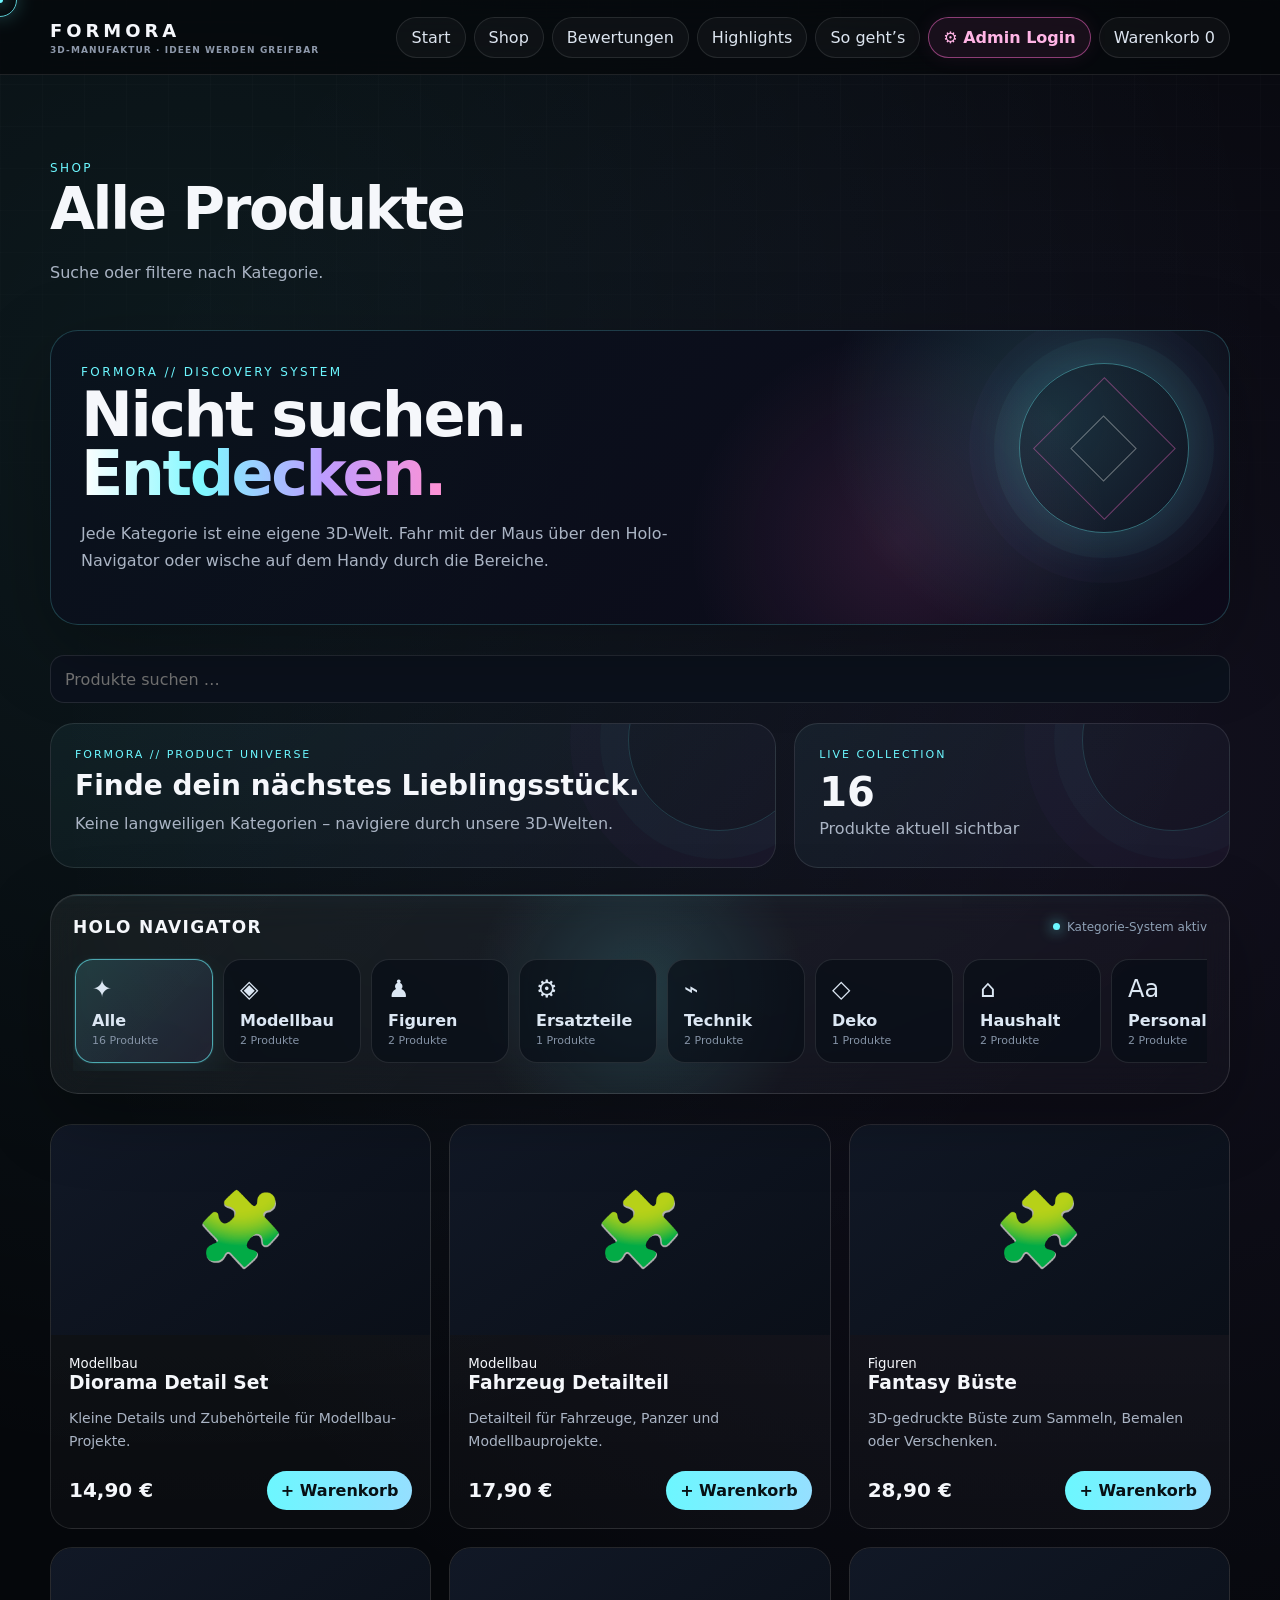
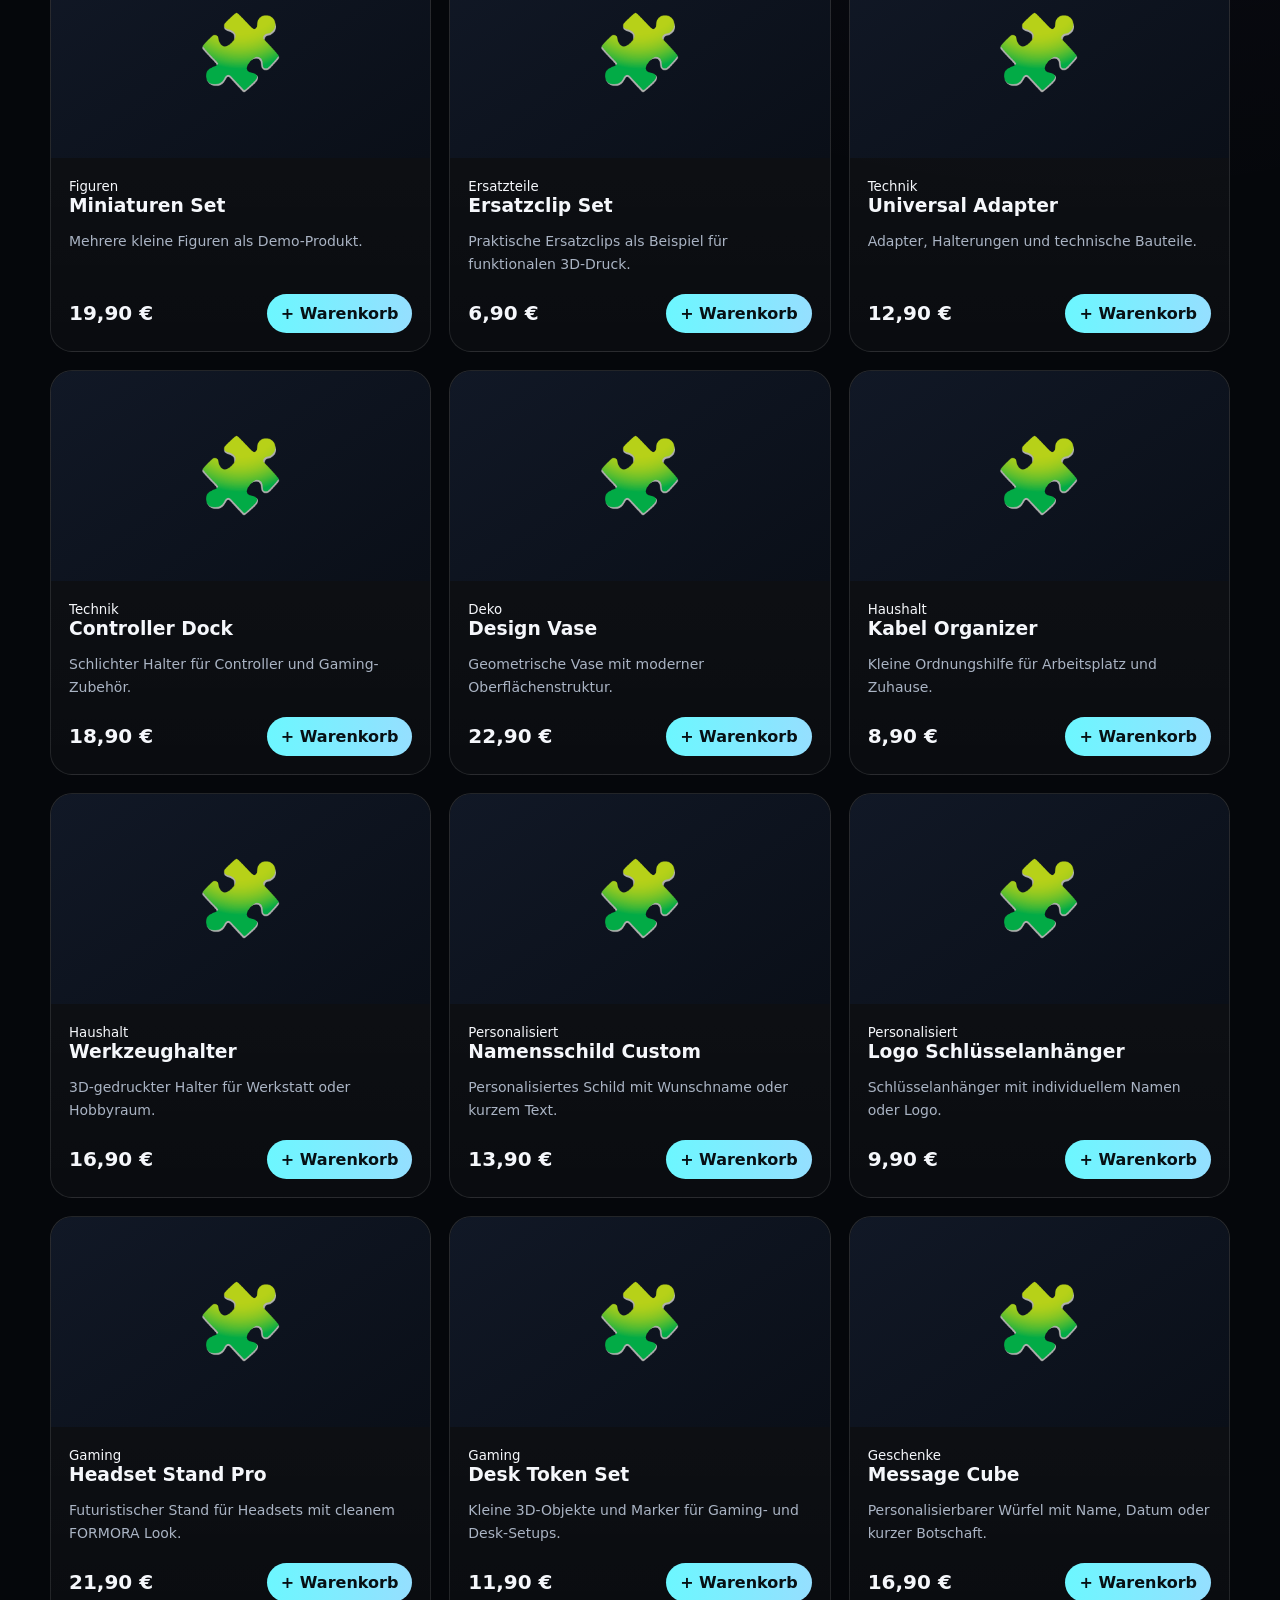
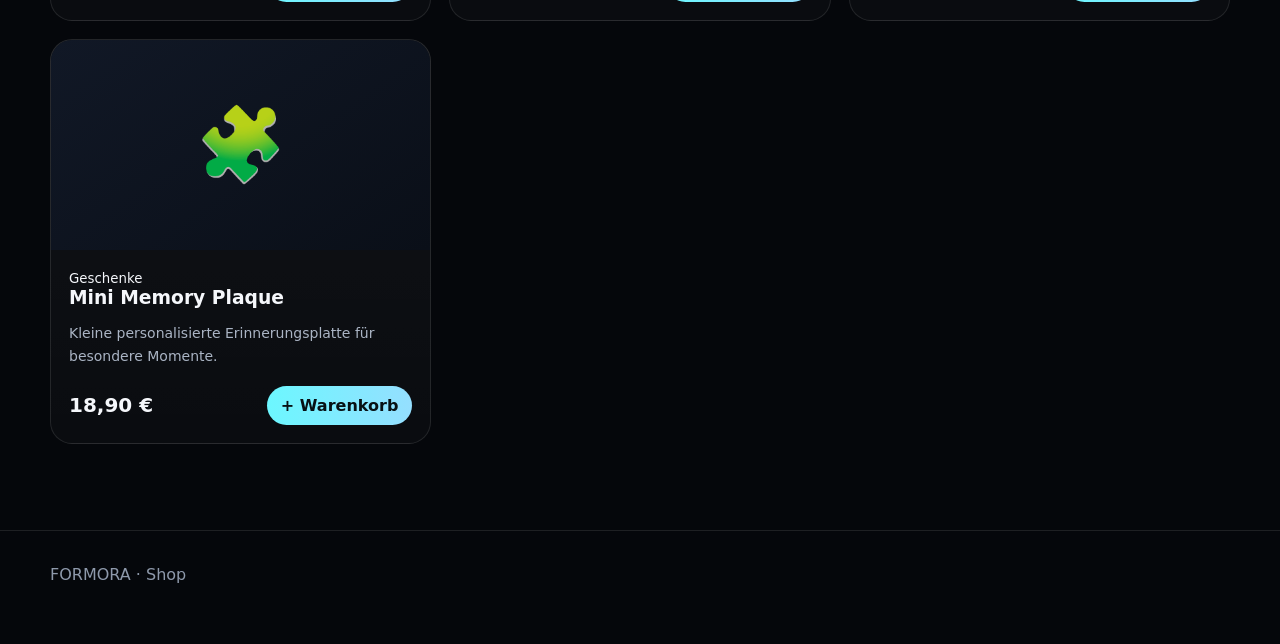
<file: shop.html>
<!doctype html><html lang="de"><head><meta charset="utf-8"><meta name="viewport" content="width=device-width,initial-scale=1"><title>FORMORA — Shop</title><style>
:root{
  --bg:#05070b;--panel:#0a0f18;--panel2:#0e1522;--txt:#f5f7fb;--muted:#8e99ab;
  --cyan:#6cf7ff;--violet:#ad7cff;--pink:#ff6ccf;--line:rgba(255,255,255,.10);
}
*{box-sizing:border-box}html{scroll-behavior:smooth}body{
  margin:0;background:
  radial-gradient(circle at 15% 10%,rgba(108,247,255,.08),transparent 30%),
  radial-gradient(circle at 85% 20%,rgba(173,124,255,.08),transparent 32%),
  #05070b;color:var(--txt);font-family:Inter,system-ui,-apple-system,Segoe UI,Roboto,sans-serif;
  overflow-x:hidden
}
body:before{
  content:"";position:fixed;inset:0;pointer-events:none;z-index:-2;
  background-image:linear-gradient(rgba(255,255,255,.025) 1px,transparent 1px),
  linear-gradient(90deg,rgba(255,255,255,.025) 1px,transparent 1px);
  background-size:42px 42px;mask-image:linear-gradient(to bottom,rgba(0,0,0,.7),transparent 85%);
}
a{color:inherit;text-decoration:none}button,input,select,textarea{font:inherit}
.wrap{width:min(1180px,calc(100% - 32px));margin:auto}
header{
  position:sticky;top:0;z-index:50;background:rgba(5,7,11,.72);backdrop-filter:blur(18px);
  border-bottom:1px solid var(--line)
}
.nav{height:74px;display:flex;align-items:center;justify-content:space-between;gap:18px}
.brand{font-weight:900;letter-spacing:.22em;font-size:18px}.brand small{display:block;font-size:9px;letter-spacing:.12em;color:var(--muted);margin-top:4px}
nav{display:flex;gap:8px;align-items:center;flex-wrap:wrap}
nav a,.ghost-btn,.btn{
  border:1px solid var(--line);border-radius:999px;padding:10px 14px;background:rgba(255,255,255,.035);
  color:#dce4ef;cursor:pointer;transition:.25s ease
}
nav a:hover,.ghost-btn:hover,.btn:hover{transform:translateY(-2px);border-color:rgba(108,247,255,.5);box-shadow:0 8px 30px rgba(108,247,255,.08)}
.btn.primary{background:linear-gradient(90deg,var(--cyan),#95dfff);color:#071014;border:none;font-weight:800}
.hero{min-height:calc(100vh - 74px);display:grid;align-items:center;padding:80px 0}
.hero-grid{display:grid;grid-template-columns:1.1fr .9fr;gap:38px;align-items:center}
.eyebrow{font-size:12px;letter-spacing:.2em;color:var(--cyan);text-transform:uppercase}
h1{font-size:clamp(48px,7vw,92px);line-height:.93;margin:15px 0 20px;letter-spacing:-.055em}
h2{font-size:clamp(32px,4.6vw,58px);margin:0 0 12px;letter-spacing:-.04em}
p{color:#aab4c4;line-height:1.7}
.hero-actions{display:flex;gap:12px;flex-wrap:wrap;margin-top:28px}
.visual{
  min-height:480px;border:1px solid var(--line);border-radius:34px;position:relative;overflow:hidden;
  background:linear-gradient(145deg,rgba(108,247,255,.07),rgba(173,124,255,.05) 55%,rgba(255,108,207,.05));
  box-shadow:0 30px 90px rgba(0,0,0,.45)
}
.visual:before,.visual:after{content:"";position:absolute;border-radius:50%;filter:blur(4px);animation:float 7s ease-in-out infinite}
.visual:before{width:280px;height:280px;background:radial-gradient(circle,var(--cyan),transparent 65%);opacity:.15;left:-60px;top:20px}
.visual:after{width:330px;height:330px;background:radial-gradient(circle,var(--violet),transparent 65%);opacity:.16;right:-80px;bottom:-50px;animation-delay:-3s}
.print-object{
  position:absolute;inset:70px;display:grid;place-items:center;border:1px solid rgba(255,255,255,.1);border-radius:30px;
  transform:rotate(-4deg);background:rgba(0,0,0,.22);backdrop-filter:blur(10px)
}
.print-object span{font-size:120px;filter:drop-shadow(0 20px 30px rgba(0,0,0,.45))}
@keyframes float{50%{transform:translateY(28px) scale(1.06)}}
section{padding:86px 0}.sectionhead{display:flex;justify-content:space-between;gap:20px;align-items:end;margin-bottom:28px}
.grid{display:grid;grid-template-columns:repeat(3,minmax(0,1fr));gap:18px}
.card,.product{
  border:1px solid var(--line);background:linear-gradient(180deg,rgba(255,255,255,.05),rgba(255,255,255,.025));
  border-radius:22px;overflow:hidden;transition:transform .25s ease,border-color .25s ease,box-shadow .25s ease
}
.card:hover,.product:hover{transform:translateY(-6px);border-color:rgba(108,247,255,.35);box-shadow:0 20px 55px rgba(0,0,0,.28)}
.card{padding:22px}.card b{font-size:20px}.card .icon{font-size:36px;margin-bottom:14px}
.products{display:grid;grid-template-columns:repeat(3,minmax(0,1fr));gap:18px}
.pic{height:210px;background:linear-gradient(145deg,#111826,#0a0f18);display:grid;place-items:center;overflow:hidden}
.pic img{width:100%;height:100%;object-fit:cover}.pic .fallback{font-size:72px}
.info{padding:18px}.info h3{margin:0 0 8px}.info p{font-size:14px;min-height:48px}
.meta{display:flex;justify-content:space-between;align-items:center;gap:10px;margin-top:16px}.price{font-size:20px;font-weight:800}
.filters{display:flex;flex-wrap:wrap;gap:8px;margin:18px 0}.filter{border:1px solid var(--line);background:rgba(255,255,255,.035);color:#dce4ef;border-radius:999px;padding:10px 13px;cursor:pointer}.filter.active{border-color:var(--cyan);color:var(--cyan)}
.search{width:100%;min-height:48px;border-radius:14px;border:1px solid var(--line);background:#0b111c;color:#fff;padding:0 14px;margin:8px 0 20px}
.drawer{
  position:fixed;right:0;top:0;height:100%;width:min(420px,100%);background:#080d15;z-index:90;
  transform:translateX(105%);transition:.3s ease;border-left:1px solid var(--line);padding:22px;overflow:auto
}
.drawer.open{transform:none}.overlay{position:fixed;inset:0;background:rgba(0,0,0,.62);opacity:0;pointer-events:none;z-index:80;transition:.25s}.overlay.show{opacity:1;pointer-events:auto}
.cartrow{display:grid;grid-template-columns:1fr auto;gap:12px;padding:14px 0;border-bottom:1px solid var(--line)}
.cart-controls{display:flex;gap:5px;justify-content:flex-end;margin-top:7px}.cart-controls button{width:30px;height:30px;border-radius:8px;border:1px solid var(--line);background:#0d1420;color:#fff}
.footer{padding:34px 0 60px;border-top:1px solid var(--line);color:var(--muted)}
.magic-line{height:1px;background:linear-gradient(90deg,transparent,var(--cyan),var(--violet),var(--pink),transparent);opacity:.6}
.reveal{opacity:0;transform:translateY(18px);transition:.7s ease}.reveal.show{opacity:1;transform:none}
.cursor-ring,.cursor-dot{position:fixed;left:0;top:0;pointer-events:none;z-index:9999;mix-blend-mode:screen}
.cursor-ring{width:34px;height:34px;border:1px solid rgba(108,247,255,.8);border-radius:50%;transform:translate(-50%,-50%);box-shadow:0 0 18px rgba(108,247,255,.25);transition:width .18s,height .18s,border-color .18s}
.cursor-dot{width:6px;height:6px;background:var(--cyan);border-radius:50%;transform:translate(-50%,-50%);box-shadow:0 0 14px var(--cyan)}
body.cursor-hover .cursor-ring{width:52px;height:52px;border-color:var(--pink)}
body.cursor-down .cursor-ring{width:24px;height:24px}
.admin-shell{display:grid;grid-template-columns:250px 1fr;min-height:100vh}
.admin-side{border-right:1px solid var(--line);padding:24px;position:sticky;top:0;height:100vh;background:#080d15}
.admin-main{padding:32px}.admin-panel{border:1px solid var(--line);border-radius:20px;padding:20px;background:#0a101a;margin-bottom:20px}
.admin-grid{display:grid;grid-template-columns:repeat(2,minmax(0,1fr));gap:14px}
.admin-field{display:flex;flex-direction:column;gap:7px}.admin-field.full{grid-column:1/-1}
.admin-field input,.admin-field textarea,.admin-field select{background:#0b111c;border:1px solid var(--line);border-radius:12px;color:#fff;padding:11px}
.admin-product{display:grid;grid-template-columns:1fr 140px 150px auto;gap:10px;align-items:center;border-bottom:1px solid var(--line);padding:12px 0}
.login{min-height:100vh;display:grid;place-items:center;padding:30px}.login-box{width:min(430px,100%);border:1px solid var(--line);border-radius:24px;padding:24px;background:#0a101a}
@media (pointer:coarse){.cursor-ring,.cursor-dot{display:none!important}}
@media(max-width:900px){.hero-grid{grid-template-columns:1fr}.visual{min-height:360px}.grid,.products{grid-template-columns:repeat(2,minmax(0,1fr))}.admin-shell{grid-template-columns:1fr}.admin-side{height:auto;position:relative;border-right:0;border-bottom:1px solid var(--line)}}
@media(max-width:620px){nav{gap:5px;justify-content:flex-end}nav a:not(.keep){display:inline-flex;padding:8px 9px;font-size:12px}.grid,.products{grid-template-columns:1fr}.hero{padding:50px 0}.visual{min-height:300px}.print-object{inset:45px}.admin-grid{grid-template-columns:1fr}.admin-field.full{grid-column:auto}.admin-product{grid-template-columns:1fr}.nav{height:auto;padding:14px 0}}

.admin-nav{
  display:inline-flex!important;
  align-items:center;
  justify-content:center;
  border:1px solid rgba(255,108,207,.5)!important;
  color:#ffb4e5!important;
  background:rgba(255,108,207,.08)!important;
  box-shadow:0 0 20px rgba(255,108,207,.08);
  font-weight:800
}
.admin-nav:hover{
  border-color:#ff6ccf!important;
  box-shadow:0 0 26px rgba(255,108,207,.2)
}
@media(max-width:620px){
  .admin-nav{display:inline-flex!important;padding:8px 10px!important;font-size:12px!important}
}


.cart-toast{position:fixed;right:20px;bottom:20px;z-index:120;padding:14px 18px;border-radius:15px;background:#0d1720;border:1px solid rgba(108,247,255,.35);box-shadow:0 18px 55px rgba(0,0,0,.4);color:#dffcff;transform:translateY(30px);opacity:0;pointer-events:none;transition:.25s}.cart-toast.show{transform:none;opacity:1}@media(max-width:520px){.cart-toast{left:14px;right:14px;bottom:14px}}

@media (pointer:fine){
  html,body,a,button,input,select,textarea,.product,.card,.inspire,.ghost-btn,.btn{cursor:none!important}
}


.holo-shell{
  position:relative;margin:26px 0 30px;padding:22px;border-radius:28px;
  border:1px solid rgba(255,255,255,.12);
  background:radial-gradient(circle at var(--mx,50%) var(--my,50%),rgba(108,247,255,.15),transparent 28%),linear-gradient(135deg,rgba(255,255,255,.055),rgba(255,255,255,.018));
  backdrop-filter:blur(18px);overflow:hidden;box-shadow:0 24px 70px rgba(0,0,0,.28),inset 0 1px 0 rgba(255,255,255,.05)
}
.holo-shell:before{
  content:"";position:absolute;inset:-1px;border-radius:inherit;padding:1px;
  background:linear-gradient(110deg,transparent 5%,rgba(108,247,255,.7),rgba(173,124,255,.5),rgba(255,108,207,.45),transparent 85%);
  -webkit-mask:linear-gradient(#000 0 0) content-box,linear-gradient(#000 0 0);
  -webkit-mask-composite:xor;mask-composite:exclude;opacity:.55;pointer-events:none
}
.holo-title{display:flex;align-items:center;justify-content:space-between;gap:16px;position:relative;z-index:2;margin-bottom:18px}
.holo-title strong{font-size:17px;letter-spacing:.08em;text-transform:uppercase}
.holo-status{font-size:12px;color:#8fa1b6;display:flex;align-items:center;gap:7px}
.holo-status i{width:7px;height:7px;border-radius:50%;background:#6cf7ff;box-shadow:0 0 14px #6cf7ff;animation:pulseDot 1.8s infinite}
@keyframes pulseDot{50%{opacity:.35;transform:scale(.72)}}
.holo-track{display:flex;gap:10px;overflow-x:auto;padding:4px 2px 8px;scrollbar-width:none;position:relative;z-index:2}
.holo-track::-webkit-scrollbar{display:none}
.holo-cat{
  position:relative;flex:0 0 auto;min-width:138px;border:1px solid rgba(255,255,255,.10);
  background:rgba(8,14,23,.68);color:#dce7f3;border-radius:18px;padding:15px 16px;cursor:pointer;text-align:left;
  transition:transform .22s ease,border-color .22s ease,box-shadow .22s ease,background .22s ease;overflow:hidden
}
.holo-cat:after{content:"";position:absolute;inset:0;background:linear-gradient(120deg,transparent 30%,rgba(255,255,255,.08),transparent 70%);transform:translateX(-120%);transition:.45s}
.holo-cat:hover:after{transform:translateX(120%)}
.holo-cat:hover{transform:translateY(-5px) scale(1.02);border-color:rgba(108,247,255,.45);box-shadow:0 14px 35px rgba(108,247,255,.08)}
.holo-cat.active{background:linear-gradient(135deg,rgba(108,247,255,.15),rgba(173,124,255,.08));border-color:rgba(108,247,255,.6);box-shadow:0 0 0 1px rgba(108,247,255,.08),0 15px 40px rgba(108,247,255,.09)}
.holo-cat .hc-icon{font-size:24px;display:block;margin-bottom:8px}.holo-cat .hc-name{font-weight:800;display:block}.holo-cat .hc-count{font-size:11px;color:#8593a6;margin-top:4px;display:block}
.holo-scan{position:absolute;left:-20%;right:-20%;height:1px;top:0;background:linear-gradient(90deg,transparent,#6cf7ff,transparent);box-shadow:0 0 14px rgba(108,247,255,.8);opacity:.35;animation:scanline 5.5s linear infinite;pointer-events:none}
@keyframes scanline{0%{top:5%}100%{top:95%}}
.shop-intro-orbit{display:grid;grid-template-columns:1.25fr .75fr;gap:18px;margin-bottom:24px}
.orbit-card{border:1px solid rgba(255,255,255,.1);border-radius:24px;padding:24px;background:linear-gradient(145deg,rgba(108,247,255,.055),rgba(173,124,255,.035));position:relative;overflow:hidden}
.orbit-card:before{content:"";position:absolute;width:180px;height:180px;border-radius:50%;border:1px solid rgba(108,247,255,.16);right:-35px;top:-75px;box-shadow:0 0 0 28px rgba(108,247,255,.025),0 0 0 58px rgba(173,124,255,.018);animation:orbitSpin 12s linear infinite}
@keyframes orbitSpin{to{transform:rotate(360deg)}}
.orbit-card>*{position:relative;z-index:2}.orbit-label{font-size:11px;letter-spacing:.18em;color:#6cf7ff;text-transform:uppercase}
@media(max-width:760px){.shop-intro-orbit{grid-template-columns:1fr}.holo-shell{padding:16px;border-radius:22px}.holo-cat{min-width:122px;padding:13px}}


.category-wow-head{position:relative;border-radius:28px;padding:34px 30px;margin:20px 0 22px;overflow:hidden;border:1px solid rgba(108,247,255,.2);background:radial-gradient(circle at 85% 30%,rgba(108,247,255,.16),transparent 22%),radial-gradient(circle at 72% 72%,rgba(255,108,207,.12),transparent 24%),linear-gradient(135deg,rgba(10,19,29,.96),rgba(13,10,25,.96));box-shadow:0 25px 80px rgba(0,0,0,.28)}
.category-wow-head h2{font-size:clamp(34px,5vw,62px);line-height:.95;margin:7px 0 12px;max-width:760px}.category-wow-head h2 span{background:linear-gradient(90deg,#fff,#7ff8ff,#bd9cff,#ff91d4);-webkit-background-clip:text;background-clip:text;color:transparent}
.category-wow-head p{max-width:650px}.category-orb{position:absolute;width:170px;height:170px;border-radius:50%;right:40px;top:32px;border:1px solid rgba(108,247,255,.38);box-shadow:0 0 0 25px rgba(108,247,255,.035),0 0 0 50px rgba(173,124,255,.025),0 0 55px rgba(108,247,255,.14);animation:floatOrb 4s ease-in-out infinite}
.category-orb:before,.category-orb:after{content:"";position:absolute;inset:20%;border:1px solid rgba(255,108,207,.38);transform:rotate(45deg);animation:spinShape 8s linear infinite}.category-orb:after{inset:36%;border-color:rgba(255,255,255,.35);animation-direction:reverse}
@keyframes floatOrb{50%{transform:translateY(-10px) scale(1.03)}}@keyframes spinShape{to{transform:rotate(405deg)}}
.cart-save-note{font-size:12px;color:#95a6b8;margin:-5px 0 15px}.danger-lite{width:100%;margin-top:10px}
@media(max-width:700px){.category-wow-head{padding:26px 20px 155px}.category-orb{right:calc(50% - 70px);top:auto;bottom:18px;width:140px;height:140px}}


.intro-screen{position:fixed;inset:0;z-index:9999;background:#05080d;display:grid;place-items:center;transition:opacity .7s ease,visibility .7s ease}
.intro-screen.hide{opacity:0;visibility:hidden;pointer-events:none}
.intro-core{text-align:center;position:relative}
.intro-logo{font-size:clamp(46px,10vw,100px);font-weight:950;letter-spacing:-.06em;background:linear-gradient(90deg,#fff,#74f8ff,#c09cff,#ff8ed8);-webkit-background-clip:text;background-clip:text;color:transparent;animation:introPulse 1.15s ease both}
.intro-sub{font-size:11px;letter-spacing:.32em;color:#8fa1b5;margin-top:12px;text-transform:uppercase}
.intro-ring{position:absolute;width:190px;height:190px;border:1px solid rgba(108,247,255,.3);border-radius:50%;left:50%;top:50%;transform:translate(-50%,-50%);box-shadow:0 0 50px rgba(108,247,255,.08);animation:introRing 1.25s ease both}
@keyframes introPulse{0%{opacity:0;filter:blur(18px);transform:scale(.82)}65%{opacity:1;filter:blur(0);transform:scale(1.04)}100%{transform:scale(1)}}
@keyframes introRing{0%{opacity:0;transform:translate(-50%,-50%) scale(.2)}70%{opacity:.8}100%{opacity:0;transform:translate(-50%,-50%) scale(1.9)}}
.new-badge{display:inline-flex;padding:5px 9px;border-radius:999px;background:linear-gradient(90deg,rgba(108,247,255,.15),rgba(255,108,207,.14));border:1px solid rgba(108,247,255,.28);font-size:10px;font-weight:900;letter-spacing:.12em;color:#bffcff}
.surprise-zone{border:1px solid rgba(255,255,255,.1);border-radius:28px;padding:32px;margin:34px 0;background:radial-gradient(circle at 80% 30%,rgba(255,108,207,.13),transparent 25%),radial-gradient(circle at 20% 70%,rgba(108,247,255,.1),transparent 28%),rgba(255,255,255,.025);text-align:center;overflow:hidden;position:relative}
.surprise-zone h2{font-size:clamp(32px,5vw,58px);margin:8px 0}.surprise-result{margin:20px auto 0;max-width:500px;padding:20px;border-radius:20px;background:rgba(5,10,17,.72);border:1px solid rgba(108,247,255,.2);display:none}.surprise-result.show{display:block;animation:popResult .45s ease}
@keyframes popResult{from{opacity:0;transform:scale(.88) rotate(-1deg)}to{opacity:1;transform:none}}
.review-grid{display:grid;grid-template-columns:repeat(3,1fr);gap:16px}.review-card{border:1px solid rgba(255,255,255,.1);border-radius:22px;padding:22px;background:rgba(255,255,255,.03);transition:.25s}.review-card:hover{transform:translateY(-5px);border-color:rgba(108,247,255,.3)}.stars{letter-spacing:.12em;color:#ffe38b;font-size:18px}.review-name{font-weight:850;margin-top:14px}.verified{font-size:11px;color:#7ff8ff}
@media(max-width:760px){.review-grid{grid-template-columns:1fr}.surprise-zone{padding:26px 18px}}


.product-modal{position:fixed;inset:0;z-index:3000;background:rgba(2,5,10,.88);backdrop-filter:blur(16px);display:none;align-items:center;justify-content:center;padding:22px}
.product-modal.open{display:flex}
.product-modal-card{width:min(920px,100%);max-height:90vh;overflow:auto;border:1px solid rgba(108,247,255,.26);border-radius:28px;background:linear-gradient(145deg,#0b1018,#080c12);box-shadow:0 30px 100px rgba(0,0,0,.6);position:relative;padding:28px}
.product-modal-close{position:absolute;right:18px;top:18px;width:42px;height:42px;border-radius:50%;border:1px solid rgba(255,255,255,.15);background:rgba(255,255,255,.05);color:#fff;font-size:22px;cursor:pointer;z-index:2}
.product-modal-close:hover{border-color:rgba(255,108,207,.55);transform:rotate(6deg)}
.product-modal-grid{display:grid;grid-template-columns:1fr 1fr;gap:30px;align-items:center}
.product-modal-visual{min-height:360px;border-radius:24px;border:1px solid rgba(255,255,255,.08);display:grid;place-items:center;background:radial-gradient(circle at 50% 45%,rgba(108,247,255,.12),transparent 34%),rgba(255,255,255,.025);overflow:hidden}
.product-modal-visual img{width:100%;height:100%;object-fit:cover}
.product-modal-icon{font-size:110px}
.product-modal-price{font-size:34px;font-weight:950;margin:16px 0}
.product-modal-info{display:grid;grid-template-columns:1fr 1fr;gap:10px;margin:18px 0}
.product-modal-info div{padding:12px;border-radius:14px;background:rgba(255,255,255,.035);border:1px solid rgba(255,255,255,.07)}
.product-card-click{cursor:pointer}
.product-card-click:hover{transform:translateY(-6px)}
@media(max-width:760px){.product-modal-grid{grid-template-columns:1fr}.product-modal-visual{min-height:260px}.product-modal-card{padding:22px}.product-modal-info{grid-template-columns:1fr}}

</style></head>
<body>
<div class="intro-screen" id="introScreen"><div class="intro-core"><div class="intro-ring"></div><div class="intro-logo">FORMORA</div><div class="intro-sub">Ideas become real</div></div></div><div class="cursor-ring"></div><div class="cursor-dot"></div>
<header><div class="wrap nav">
  <a class="brand" href="index.html"><span data-brand>FORMORA</span><small data-tagline>3D-MANUFAKTUR · IDEEN WERDEN GREIFBAR</small></a>
  <nav>
    <a href="index.html">Start</a>
    <a href="shop.html">Shop</a><a href="bewertungen.html">Bewertungen</a><a href="highlights.html">Highlights</a><a href="so-gehts.html">So geht’s</a>
    
    <a href="admin.html" class="admin-nav keep">⚙ Admin Login</a><button id="cartBtn" class="ghost-btn keep">Warenkorb <span id="count">0</span></button>
  </nav>
</div></header>

<main><section><div class="wrap">
<div class="sectionhead"><div><div class="eyebrow">SHOP</div><h2>Alle Produkte</h2><p>Suche oder filtere nach Kategorie.</p></div></div>
<div class="category-wow-head reveal"><div class="eyebrow">FORMORA // DISCOVERY SYSTEM</div><h2>Nicht suchen.<br><span>Entdecken.</span></h2><p>Jede Kategorie ist eine eigene 3D-Welt. Fahr mit der Maus über den Holo-Navigator oder wische auf dem Handy durch die Bereiche.</p><div class="category-orb" aria-hidden="true"></div></div><input id="search" class="search" placeholder="Produkte suchen …">
<div class="shop-intro-orbit">
<div class="orbit-card"><div class="orbit-label">FORMORA // PRODUCT UNIVERSE</div><h3 style="font-size:28px;margin:8px 0 8px">Finde dein nächstes Lieblingsstück.</h3><p style="margin:0">Keine langweiligen Kategorien – navigiere durch unsere 3D-Welten.</p></div>
<div class="orbit-card"><div class="orbit-label">LIVE COLLECTION</div><div style="font-size:40px;font-weight:900;margin-top:8px" id="liveCount">0</div><p style="margin:0">Produkte aktuell sichtbar</p></div>
</div>
<div class="holo-shell" id="holoShell">
<div class="holo-scan"></div>
<div class="holo-title"><strong>Holo Navigator</strong><span class="holo-status"><i></i> Kategorie-System aktiv</span></div>
<div id="filters" class="holo-track"></div>
</div>
<div id="products" class="products"></div>
</div></section></main>

<div class="product-modal" id="productModal" aria-hidden="true">
  <div class="product-modal-card" role="dialog" aria-modal="true">
    <button class="product-modal-close" id="productModalClose" type="button" aria-label="Schließen">×</button>
    <div class="product-modal-grid">
      <div class="product-modal-visual" id="productModalVisual"></div>
      <div>
        <div class="eyebrow" id="productModalCategory">FORMORA PRODUKT</div>
        <h2 id="productModalName" style="font-size:clamp(34px,5vw,58px);margin:8px 0"></h2>
        <p id="productModalDesc"></p>
        <div class="product-modal-price" id="productModalPrice"></div>
        <div class="product-modal-info">
          <div><small>Fertigung</small><br><b>3D-Druck</b></div>
          <div><small>Ausführung</small><br><b>FORMORA Qualität</b></div>
        </div>
        <button class="btn primary" id="productModalAdd" type="button">+ Warenkorb</button>
      </div>
    </div>
  </div>
</div>


<div id="overlay" class="overlay"></div>
<aside id="drawer" class="drawer">
  <div style="display:flex;justify-content:space-between;align-items:center"><h3>Warenkorb</h3><button id="closeCart" class="ghost-btn">Schließen</button></div>
  <div class="cart-save-note">✓ Warenkorb bleibt auf diesem Gerät gespeichert</div><div id="items"></div>
  <div style="display:flex;justify-content:space-between;font-size:20px;margin:22px 0"><b>Gesamt</b><b id="sum">0,00 €</b></div>
  <button id="order" class="btn primary" style="width:100%">Bestellanfrage senden</button><button id="clearCart" class="ghost-btn danger-lite">Warenkorb leeren</button>
</aside>
<footer class="footer"><div class="wrap">FORMORA · Shop</div></footer><script>
const DEFAULT_DATA = {"brand": "FORMORA", "tagline": "3D-MANUFAKTUR · IDEEN WERDEN GREIFBAR", "heroTitle": "Du denkst es. Wir drucken es.", "heroText": "3D-Druck für Modellbau, Figuren, Ersatzteile, Technik, Deko, Haushalt und personalisierte Ideen.", "email": "deine-email@beispiel.de", "products": [{"id": "p1", "cat": "Modellbau", "name": "Diorama Detail Set", "price": 14.9, "desc": "Kleine Details und Zubehörteile für Modellbau-Projekte.", "image": ""}, {"id": "p2", "cat": "Modellbau", "name": "Fahrzeug Detailteil", "price": 17.9, "desc": "Detailteil für Fahrzeuge, Panzer und Modellbauprojekte.", "image": ""}, {"id": "p3", "cat": "Figuren", "name": "Fantasy Büste", "price": 28.9, "desc": "3D-gedruckte Büste zum Sammeln, Bemalen oder Verschenken.", "image": ""}, {"id": "p4", "cat": "Figuren", "name": "Miniaturen Set", "price": 19.9, "desc": "Mehrere kleine Figuren als Demo-Produkt.", "image": ""}, {"id": "p5", "cat": "Ersatzteile", "name": "Ersatzclip Set", "price": 6.9, "desc": "Praktische Ersatzclips als Beispiel für funktionalen 3D-Druck.", "image": ""}, {"id": "p6", "cat": "Technik", "name": "Universal Adapter", "price": 12.9, "desc": "Adapter, Halterungen und technische Bauteile.", "image": ""}, {"id": "p7", "cat": "Technik", "name": "Controller Dock", "price": 18.9, "desc": "Schlichter Halter für Controller und Gaming-Zubehör.", "image": ""}, {"id": "p8", "cat": "Deko", "name": "Design Vase", "price": 22.9, "desc": "Geometrische Vase mit moderner Oberflächenstruktur.", "image": ""}, {"id": "p9", "cat": "Haushalt", "name": "Kabel Organizer", "price": 8.9, "desc": "Kleine Ordnungshilfe für Arbeitsplatz und Zuhause.", "image": ""}, {"id": "p10", "cat": "Haushalt", "name": "Werkzeughalter", "price": 16.9, "desc": "3D-gedruckter Halter für Werkstatt oder Hobbyraum.", "image": ""}, {"id": "p11", "cat": "Personalisiert", "name": "Namensschild Custom", "price": 13.9, "desc": "Personalisiertes Schild mit Wunschname oder kurzem Text.", "image": ""}, {"id": "p12", "cat": "Personalisiert", "name": "Logo Schlüsselanhänger", "price": 9.9, "desc": "Schlüsselanhänger mit individuellem Namen oder Logo.", "image": ""}, {"id": "p13", "cat": "Gaming", "name": "Headset Stand Pro", "price": 21.9, "desc": "Futuristischer Stand für Headsets mit cleanem FORMORA Look.", "image": ""}, {"id": "p14", "cat": "Gaming", "name": "Desk Token Set", "price": 11.9, "desc": "Kleine 3D-Objekte und Marker für Gaming- und Desk-Setups.", "image": ""}, {"id": "p15", "cat": "Geschenke", "name": "Message Cube", "price": 16.9, "desc": "Personalisierbarer Würfel mit Name, Datum oder kurzer Botschaft.", "image": ""}, {"id": "p16", "cat": "Geschenke", "name": "Mini Memory Plaque", "price": 18.9, "desc": "Kleine personalisierte Erinnerungsplatte für besondere Momente.", "image": ""}]};
function loadData(){
  try{
    const raw=localStorage.getItem("formoraData");
    return raw?JSON.parse(raw):JSON.parse(JSON.stringify(DEFAULT_DATA));
  }catch(e){return JSON.parse(JSON.stringify(DEFAULT_DATA))}
}
function saveData(data){localStorage.setItem("formoraData",JSON.stringify(data))}
function money(v){return Number(v||0).toLocaleString("de-DE",{style:"currency",currency:"EUR"})}
let cart=[];
const CART_KEY="formoraCart_v3";
const CART_DB="formoraShopDB";
const CART_STORE="state";

function readLocalCart(){
  try{
    const keys=[CART_KEY,"formoraCart_v2","formoraCart"];
    for(const key of keys){
      const raw=localStorage.getItem(key);
      if(raw){
        const parsed=JSON.parse(raw);
        if(Array.isArray(parsed)) return parsed;
      }
    }
  }catch(e){}
  return [];
}

function openCartDB(){
  return new Promise((resolve,reject)=>{
    if(!("indexedDB" in window)) return reject(new Error("no indexedDB"));
    const req=indexedDB.open(CART_DB,1);
    req.onupgradeneeded=()=>{const db=req.result;if(!db.objectStoreNames.contains(CART_STORE))db.createObjectStore(CART_STORE)};
    req.onsuccess=()=>resolve(req.result);
    req.onerror=()=>reject(req.error);
  });
}

async function readDBCart(){
  try{
    const db=await openCartDB();
    return await new Promise(resolve=>{
      const tx=db.transaction(CART_STORE,"readonly");
      const req=tx.objectStore(CART_STORE).get(CART_KEY);
      req.onsuccess=()=>resolve(Array.isArray(req.result)?req.result:[]);
      req.onerror=()=>resolve([]);
    });
  }catch(e){return []}
}

async function writeDBCart(){
  try{
    const db=await openCartDB();
    await new Promise(resolve=>{
      const tx=db.transaction(CART_STORE,"readwrite");
      tx.objectStore(CART_STORE).put(cart,CART_KEY);
      tx.oncomplete=()=>resolve();
      tx.onerror=()=>resolve();
    });
  }catch(e){}
}

function saveCart(){
  try{
    const raw=JSON.stringify(cart);
    localStorage.setItem(CART_KEY,raw);
    localStorage.setItem("formoraCart_v2",raw);
    localStorage.setItem("formoraCart",raw);
  }catch(e){}
  writeDBCart();
}

async function restoreCart(){
  const local=readLocalCart();
  const db=await readDBCart();
  cart=(local && local.length)?local:db;
  if(!Array.isArray(cart))cart=[];
  saveCart();
  renderCart();
}

function clearCartStorage(){
  cart=[];
  try{
    localStorage.removeItem(CART_KEY);
    localStorage.removeItem("formoraCart_v2");
    localStorage.removeItem("formoraCart");
  }catch(e){}
  writeDBCart();
  renderCart();
}

cart=readLocalCart();
window.addEventListener("pagehide",saveCart);
window.addEventListener("beforeunload",saveCart);
document.addEventListener("visibilitychange",()=>{if(document.visibilityState==="hidden")saveCart()});

function addCart(p){const x=cart.find(i=>i.id===p.id);if(x)x.qty++;else cart.push({...p,qty:1});saveCart();renderCart();showCartToast(p.name)}
function renderCart(){
  const count=document.getElementById("count"),items=document.getElementById("items"),sum=document.getElementById("sum");
  if(!count||!items||!sum)return;
  count.textContent=cart.reduce((a,x)=>a+x.qty,0);
  sum.textContent=money(cart.reduce((a,x)=>a+x.price*x.qty,0));
  if(!cart.length){items.innerHTML="<p>Dein Warenkorb ist noch leer.</p>";return}
  items.innerHTML="";
  cart.forEach(x=>{
    const row=document.createElement("div");row.className="cartrow";
    row.innerHTML=`<div><b>${x.name}</b><br><small>${money(x.price)} pro Stück</small></div><div style="text-align:right"><b>${money(x.price*x.qty)}</b><div class="cart-controls"><button data-act="dec" data-id="${x.id}">−</button><button disabled>${x.qty}</button><button data-act="inc" data-id="${x.id}">+</button><button data-act="del" data-id="${x.id}">×</button></div></div>`;
    items.appendChild(row)
  })
}
function showCartToast(name){
  let t=document.getElementById("cartToast");
  if(!t){t=document.createElement("div");t.id="cartToast";t.className="cart-toast";document.body.appendChild(t)}
  t.textContent="✓ "+name+" wurde zum Warenkorb hinzugefügt";
  t.classList.add("show");
  clearTimeout(window.__cartToastTimer);
  window.__cartToastTimer=setTimeout(()=>t.classList.remove("show"),1800);
}
function openCart(){document.getElementById("drawer")?.classList.add("open");document.getElementById("overlay")?.classList.add("show")}
function closeCart(){document.getElementById("drawer")?.classList.remove("open");document.getElementById("overlay")?.classList.remove("show")}
document.addEventListener("click",e=>{
  const add=e.target.closest("[data-add-product]");if(add){const d=loadData();const p=d.products.find(x=>x.id===add.dataset.addProduct);if(p)addCart(p)}
  const act=e.target.closest("[data-act]");if(act){const x=cart.find(i=>i.id===act.dataset.id);if(!x)return;if(act.dataset.act==="inc")x.qty++;if(act.dataset.act==="dec")x.qty--;if(act.dataset.act==="del"||x.qty<=0)cart=cart.filter(i=>i.id!==act.dataset.id);saveCart();renderCart()}
});
document.addEventListener("DOMContentLoaded",()=>{
  const d=loadData();
  document.querySelectorAll("[data-brand]").forEach(x=>x.textContent=d.brand);
  document.querySelectorAll("[data-tagline]").forEach(x=>x.textContent=d.tagline);
  document.getElementById("cartBtn")?.addEventListener("click",openCart);
  document.getElementById("closeCart")?.addEventListener("click",closeCart);
  document.getElementById("overlay")?.addEventListener("click",closeCart);document.getElementById("clearCart")?.addEventListener("click",()=>{if(!cart.length)return;if(confirm("Warenkorb wirklich leeren?")){cart=[];saveCart();renderCart();}});
  const order=document.getElementById("order");
  if(order)order.onclick=()=>{
    if(!cart.length)return alert("Der Warenkorb ist leer.");
    const lines=cart.map(x=>`${x.qty}x ${x.name} – ${money(x.price*x.qty)}`);
    const total=money(cart.reduce((a,x)=>a+x.price*x.qty,0));
    const mail=`mailto:${d.email}?subject=${encodeURIComponent("FORMORA Bestellanfrage")}&body=${encodeURIComponent(lines.join("\n")+"\n\nGesamt: "+total)}`;
    location.href=mail;
  };
  const obs=new IntersectionObserver(entries=>entries.forEach(en=>{if(en.isIntersecting)en.target.classList.add("show")}),{threshold:.12});
  document.querySelectorAll(".reveal").forEach(el=>obs.observe(el));
  if(matchMedia("(pointer:fine)").matches){
    const ring=document.querySelector(".cursor-ring"),dot=document.querySelector(".cursor-dot");
    let rx=0,ry=0,mx=0,my=0;
    addEventListener("mousemove",e=>{mx=e.clientX;my=e.clientY;dot.style.left=mx+"px";dot.style.top=my+"px"});
    function loop(){rx+=(mx-rx)*.18;ry+=(my-ry)*.18;ring.style.left=rx+"px";ring.style.top=ry+"px";requestAnimationFrame(loop)}loop();
    document.querySelectorAll("a,button,input,select,textarea,.product,.card").forEach(el=>{
      el.addEventListener("mouseenter",()=>document.body.classList.add("cursor-hover"));
      el.addEventListener("mouseleave",()=>document.body.classList.remove("cursor-hover"));
    });
    addEventListener("mousedown",()=>document.body.classList.add("cursor-down"));addEventListener("mouseup",()=>document.body.classList.remove("cursor-down"));
  }
  renderCart();
  restoreCart();
});
</script>
<script>
document.addEventListener("DOMContentLoaded",()=>{
  let category="Alle"; const d=loadData(), box=document.getElementById("products"), filters=document.getElementById("filters"), search=document.getElementById("search");
  const cats=["Alle",...new Set(d.products.map(p=>p.cat))];
  const icons={"Alle":"✦","Modellbau":"◈","Figuren":"♟","Ersatzteile":"⚙","Technik":"⌁","Deko":"◇","Haushalt":"⌂","Personalisiert":"Aa","Gaming":"⌘","Geschenke":"✦"};
  filters.innerHTML=cats.map(c=>{const count=c==="Alle"?d.products.length:d.products.filter(p=>p.cat===c).length;return `<button class="holo-cat ${c==="Alle"?"active":""}" data-cat="${c}"><span class="hc-icon">${icons[c]||"✦"}</span><span class="hc-name">${c}</span><span class="hc-count">${count} Produkte</span></button>`}).join("");
  function render(){
    const q=search.value.toLowerCase().trim();box.innerHTML="";
    const visibleProducts=d.products.filter(p=>(category==="Alle"||p.cat===category)&&(!q||(p.name+" "+p.desc+" "+p.cat).toLowerCase().includes(q)));
    const lc=document.getElementById("liveCount");if(lc)lc.textContent=visibleProducts.length;
    visibleProducts.forEach(p=>{
      const el=document.createElement("article");el.className="product reveal show";
      el.innerHTML=`<div class="pic">${p.image?`<img src="${p.image}" alt="">`:`<div class="fallback">🧩</div>`}</div><div class="info"><small>${p.cat}</small><h3>${p.name}</h3><p>${p.desc}</p><div class="meta"><span class="price">${money(p.price)}</span><button class="btn primary" data-add-product="${p.id}">+ Warenkorb</button></div></div>`;
      box.appendChild(el)
    })
  }
  filters.addEventListener("click",e=>{const b=e.target.closest("[data-cat]");if(!b)return;category=b.dataset.cat;filters.querySelectorAll(".holo-cat").forEach(x=>x.classList.toggle("active",x===b));render()});
  search.addEventListener("input",render);render()
})
</script>
<script>
document.addEventListener("DOMContentLoaded",()=>{
  const shell=document.getElementById("holoShell");
  if(shell && matchMedia("(pointer:fine)").matches){
    shell.addEventListener("mousemove",e=>{
      const r=shell.getBoundingClientRect();
      shell.style.setProperty("--mx",((e.clientX-r.left)/r.width*100)+"%");
      shell.style.setProperty("--my",((e.clientY-r.top)/r.height*100)+"%");
    });
  }
});
</script>
<script>
document.addEventListener("DOMContentLoaded",()=>{
 const intro=document.getElementById("introScreen");
 if(!intro)return;
 const seen=sessionStorage.getItem("formoraIntroSeen");
 if(seen){intro.remove();return}
 sessionStorage.setItem("formoraIntroSeen","1");
 setTimeout(()=>intro.classList.add("hide"),1250);
 setTimeout(()=>intro.remove(),2050);
});
</script>

<script>
document.addEventListener("DOMContentLoaded",()=>{
 const modal=document.getElementById("productModal");
 if(!modal)return;
 const closeBtn=document.getElementById("productModalClose");
 const nameEl=document.getElementById("productModalName");
 const catEl=document.getElementById("productModalCategory");
 const descEl=document.getElementById("productModalDesc");
 const priceEl=document.getElementById("productModalPrice");
 const visualEl=document.getElementById("productModalVisual");
 const addBtn=document.getElementById("productModalAdd");
 let activeProduct=null;

 function allProducts(){
   try{
     if(typeof loadData==="function"){
       const d=loadData();
       if(d&&Array.isArray(d.products))return d.products;
     }
   }catch(e){}
   return (typeof DEFAULT_DATA!=="undefined"&&DEFAULT_DATA.products)||[];
 }
 function iconFor(cat){
   const icons={"Modellbau":"▰","Figuren":"♟","Ersatzteile":"⚙","Technik":"⌘","Deko":"◇","Haushalt":"⌂","Personalisiert":"Aa","Gaming":"🎧","Geschenke":"✦"};
   return icons[cat]||"◈";
 }
 function openProduct(p){
   activeProduct=p;
   nameEl.textContent=p.name||"Produkt";
   catEl.textContent=(p.cat||"FORMORA")+" // PRODUKT";
   descEl.textContent=p.desc||"Individuell gefertigtes FORMORA Produkt.";
   priceEl.textContent=(Number(p.price)||0).toFixed(2).replace(".",",")+" €";
   visualEl.innerHTML=p.image?`<img src="${p.image}" alt="">`:`<div class="product-modal-icon">${iconFor(p.cat)}</div>`;
   modal.classList.add("open");
   modal.setAttribute("aria-hidden","false");
   document.body.style.overflow="hidden";
 }
 function closeProduct(){
   modal.classList.remove("open");
   modal.setAttribute("aria-hidden","true");
   document.body.style.overflow="";
 }
 closeBtn.addEventListener("click",closeProduct);
 modal.addEventListener("click",e=>{if(e.target===modal)closeProduct()});
 document.addEventListener("keydown",e=>{if(e.key==="Escape")closeProduct()});
 addBtn.addEventListener("click",()=>{
   if(!activeProduct)return;
   if(typeof addToCart==="function") addToCart(activeProduct.id);
 });

 document.addEventListener("click",e=>{
   const add=e.target.closest("[data-add],[data-product-id].add,[data-action='add']");
   if(add)return;
   const card=e.target.closest("[data-product-id], article.card, .product-card");
   if(!card)return;
   const id=card.dataset.productId || card.getAttribute("data-id");
   if(!id)return;
   const p=allProducts().find(x=>String(x.id)===String(id));
   if(p)openProduct(p);
 });
 window.openProductModal=openProduct;
});
</script>

</body></html>
</file>
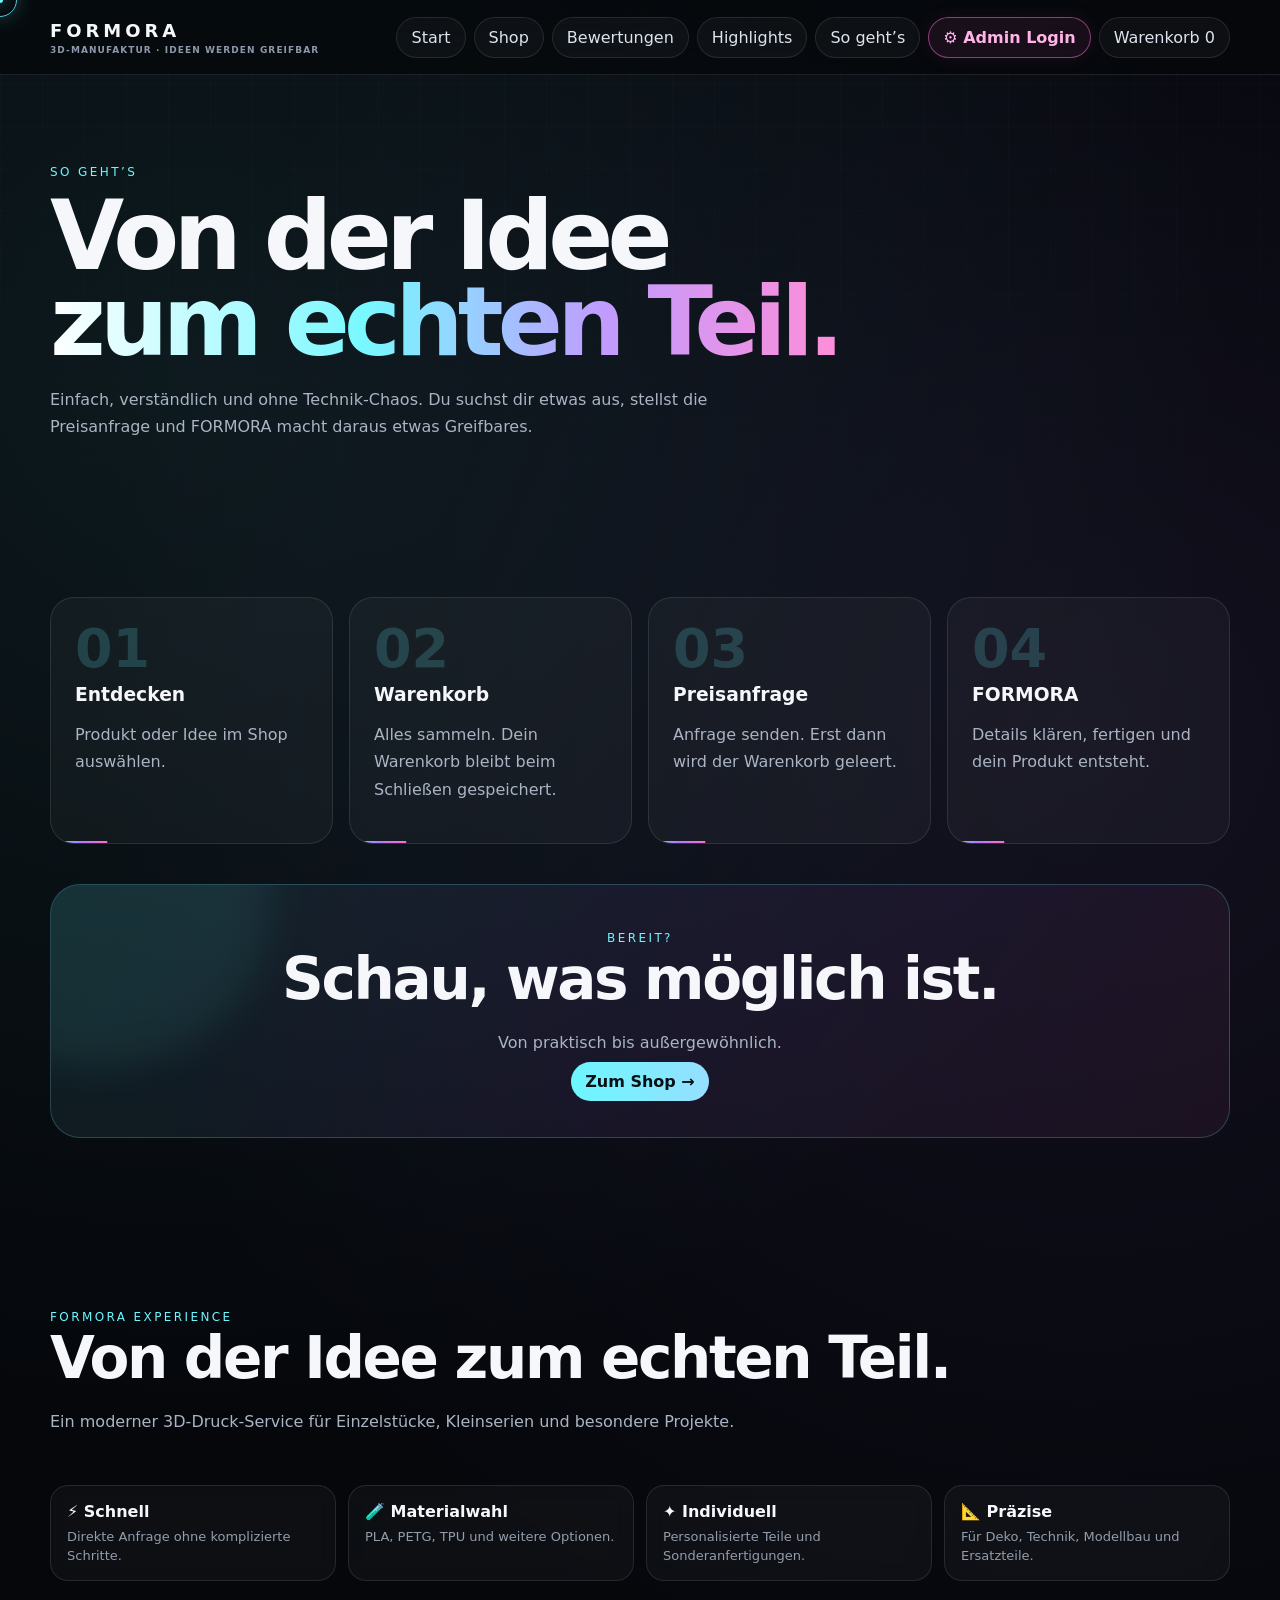
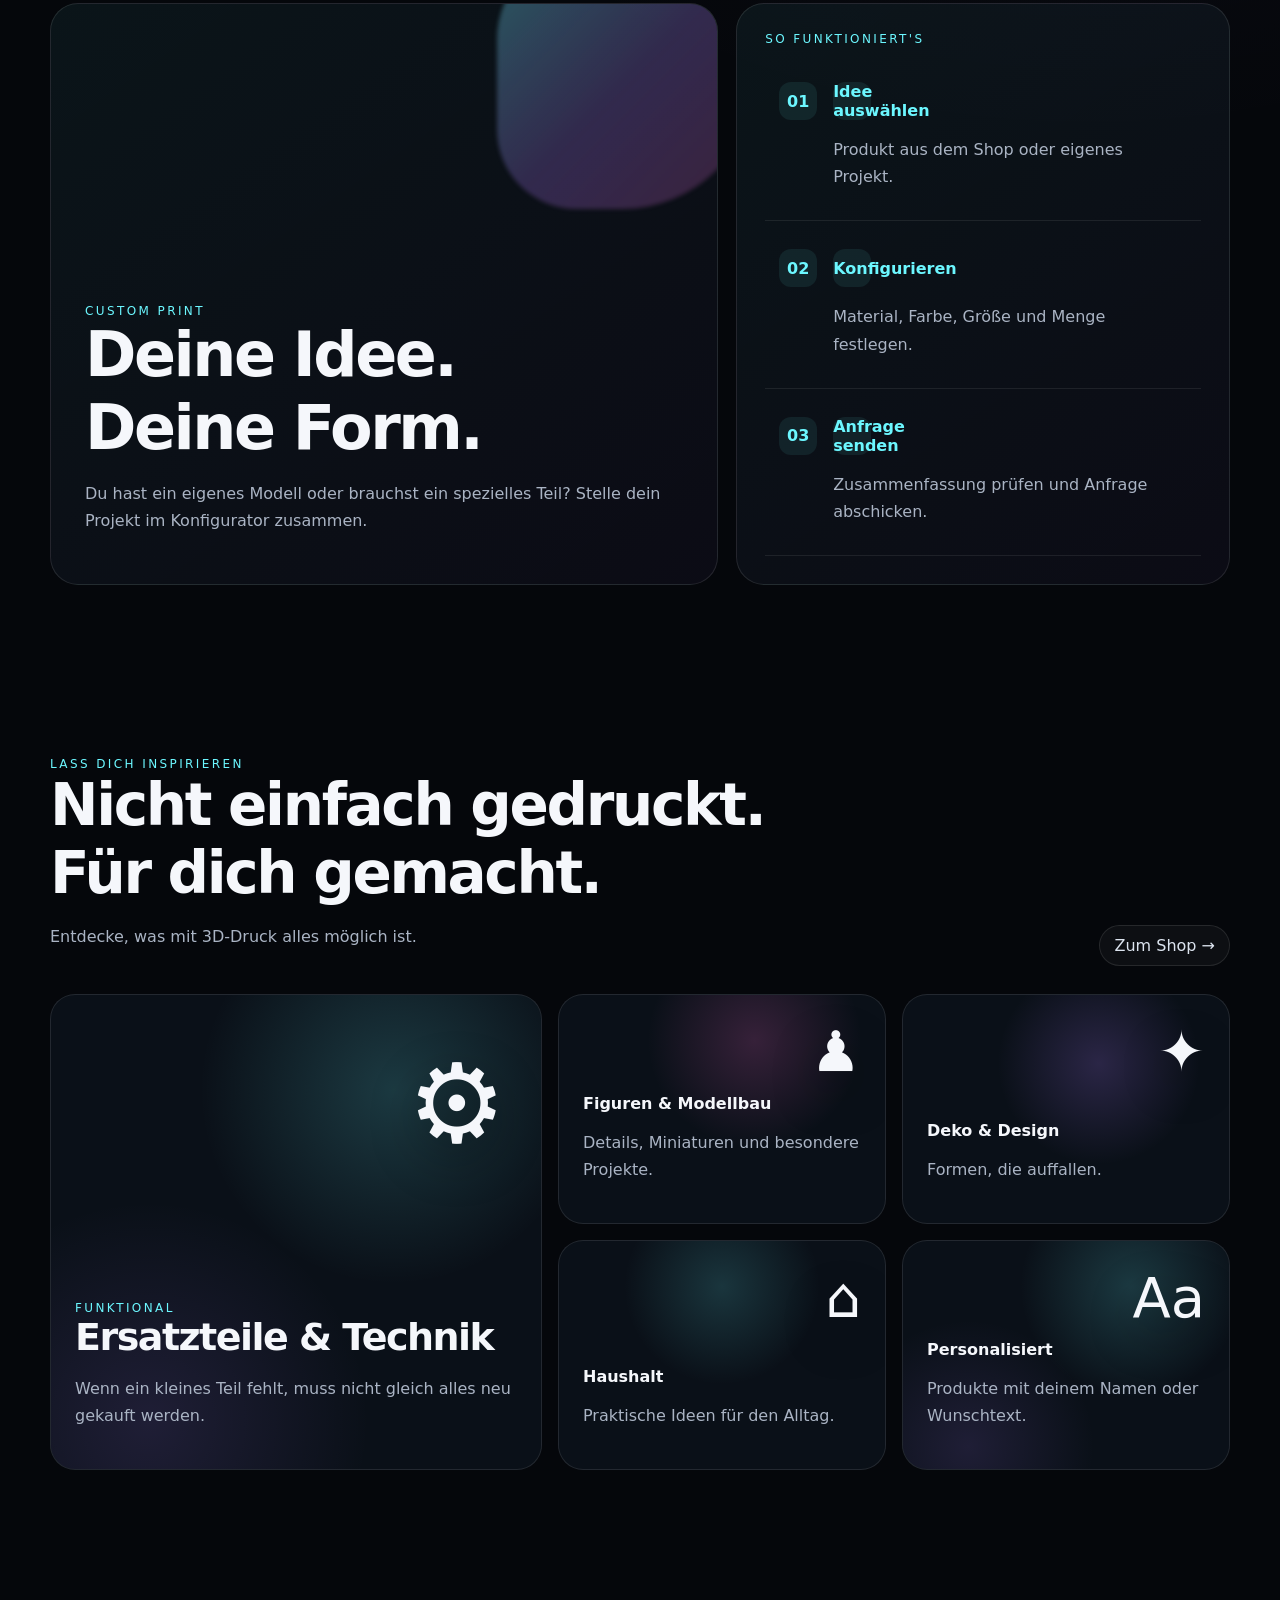
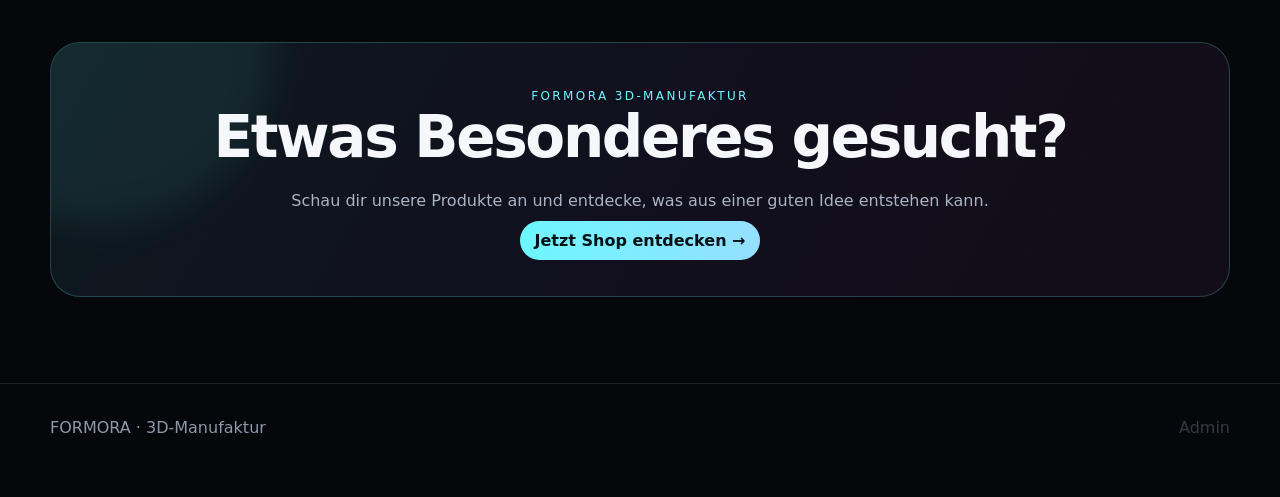
<file: so-gehts.html>
<!doctype html><html lang="de"><head><meta charset="utf-8"><meta name="viewport" content="width=device-width,initial-scale=1"><title>FORMORA — So geht's — 3D Manufaktur</title><style>
:root{
  --bg:#05070b;--panel:#0a0f18;--panel2:#0e1522;--txt:#f5f7fb;--muted:#8e99ab;
  --cyan:#6cf7ff;--violet:#ad7cff;--pink:#ff6ccf;--line:rgba(255,255,255,.10);
}
*{box-sizing:border-box}html{scroll-behavior:smooth}body{
  margin:0;background:
  radial-gradient(circle at 15% 10%,rgba(108,247,255,.08),transparent 30%),
  radial-gradient(circle at 85% 20%,rgba(173,124,255,.08),transparent 32%),
  #05070b;color:var(--txt);font-family:Inter,system-ui,-apple-system,Segoe UI,Roboto,sans-serif;
  overflow-x:hidden
}
body:before{
  content:"";position:fixed;inset:0;pointer-events:none;z-index:-2;
  background-image:linear-gradient(rgba(255,255,255,.025) 1px,transparent 1px),
  linear-gradient(90deg,rgba(255,255,255,.025) 1px,transparent 1px);
  background-size:42px 42px;mask-image:linear-gradient(to bottom,rgba(0,0,0,.7),transparent 85%);
}
a{color:inherit;text-decoration:none}button,input,select,textarea{font:inherit}
.wrap{width:min(1180px,calc(100% - 32px));margin:auto}
header{
  position:sticky;top:0;z-index:50;background:rgba(5,7,11,.72);backdrop-filter:blur(18px);
  border-bottom:1px solid var(--line)
}
.nav{height:74px;display:flex;align-items:center;justify-content:space-between;gap:18px}
.brand{font-weight:900;letter-spacing:.22em;font-size:18px}.brand small{display:block;font-size:9px;letter-spacing:.12em;color:var(--muted);margin-top:4px}
nav{display:flex;gap:8px;align-items:center;flex-wrap:wrap}
nav a,.ghost-btn,.btn{
  border:1px solid var(--line);border-radius:999px;padding:10px 14px;background:rgba(255,255,255,.035);
  color:#dce4ef;cursor:pointer;transition:.25s ease
}
nav a:hover,.ghost-btn:hover,.btn:hover{transform:translateY(-2px);border-color:rgba(108,247,255,.5);box-shadow:0 8px 30px rgba(108,247,255,.08)}
.btn.primary{background:linear-gradient(90deg,var(--cyan),#95dfff);color:#071014;border:none;font-weight:800}
.hero{min-height:calc(100vh - 74px);display:grid;align-items:center;padding:80px 0}
.hero-grid{display:grid;grid-template-columns:1.1fr .9fr;gap:38px;align-items:center}
.eyebrow{font-size:12px;letter-spacing:.2em;color:var(--cyan);text-transform:uppercase}
h1{font-size:clamp(48px,7vw,92px);line-height:.93;margin:15px 0 20px;letter-spacing:-.055em}
h2{font-size:clamp(32px,4.6vw,58px);margin:0 0 12px;letter-spacing:-.04em}
p{color:#aab4c4;line-height:1.7}
.hero-actions{display:flex;gap:12px;flex-wrap:wrap;margin-top:28px}
.visual{
  min-height:480px;border:1px solid var(--line);border-radius:34px;position:relative;overflow:hidden;
  background:linear-gradient(145deg,rgba(108,247,255,.07),rgba(173,124,255,.05) 55%,rgba(255,108,207,.05));
  box-shadow:0 30px 90px rgba(0,0,0,.45)
}
.visual:before,.visual:after{content:"";position:absolute;border-radius:50%;filter:blur(4px);animation:float 7s ease-in-out infinite}
.visual:before{width:280px;height:280px;background:radial-gradient(circle,var(--cyan),transparent 65%);opacity:.15;left:-60px;top:20px}
.visual:after{width:330px;height:330px;background:radial-gradient(circle,var(--violet),transparent 65%);opacity:.16;right:-80px;bottom:-50px;animation-delay:-3s}
.print-object{
  position:absolute;inset:70px;display:grid;place-items:center;border:1px solid rgba(255,255,255,.1);border-radius:30px;
  transform:rotate(-4deg);background:rgba(0,0,0,.22);backdrop-filter:blur(10px)
}
.print-object span{font-size:120px;filter:drop-shadow(0 20px 30px rgba(0,0,0,.45))}
@keyframes float{50%{transform:translateY(28px) scale(1.06)}}
section{padding:86px 0}.sectionhead{display:flex;justify-content:space-between;gap:20px;align-items:end;margin-bottom:28px}
.grid{display:grid;grid-template-columns:repeat(3,minmax(0,1fr));gap:18px}
.card,.product{
  border:1px solid var(--line);background:linear-gradient(180deg,rgba(255,255,255,.05),rgba(255,255,255,.025));
  border-radius:22px;overflow:hidden;transition:transform .25s ease,border-color .25s ease,box-shadow .25s ease
}
.card:hover,.product:hover{transform:translateY(-6px);border-color:rgba(108,247,255,.35);box-shadow:0 20px 55px rgba(0,0,0,.28)}
.card{padding:22px}.card b{font-size:20px}.card .icon{font-size:36px;margin-bottom:14px}
.products{display:grid;grid-template-columns:repeat(3,minmax(0,1fr));gap:18px}
.pic{height:210px;background:linear-gradient(145deg,#111826,#0a0f18);display:grid;place-items:center;overflow:hidden}
.pic img{width:100%;height:100%;object-fit:cover}.pic .fallback{font-size:72px}
.info{padding:18px}.info h3{margin:0 0 8px}.info p{font-size:14px;min-height:48px}
.meta{display:flex;justify-content:space-between;align-items:center;gap:10px;margin-top:16px}.price{font-size:20px;font-weight:800}
.filters{display:flex;flex-wrap:wrap;gap:8px;margin:18px 0}.filter{border:1px solid var(--line);background:rgba(255,255,255,.035);color:#dce4ef;border-radius:999px;padding:10px 13px;cursor:pointer}.filter.active{border-color:var(--cyan);color:var(--cyan)}
.search{width:100%;min-height:48px;border-radius:14px;border:1px solid var(--line);background:#0b111c;color:#fff;padding:0 14px;margin:8px 0 20px}
.drawer{
  position:fixed;right:0;top:0;height:100%;width:min(420px,100%);background:#080d15;z-index:90;
  transform:translateX(105%);transition:.3s ease;border-left:1px solid var(--line);padding:22px;overflow:auto
}
.drawer.open{transform:none}.overlay{position:fixed;inset:0;background:rgba(0,0,0,.62);opacity:0;pointer-events:none;z-index:80;transition:.25s}.overlay.show{opacity:1;pointer-events:auto}
.cartrow{display:grid;grid-template-columns:1fr auto;gap:12px;padding:14px 0;border-bottom:1px solid var(--line)}
.cart-controls{display:flex;gap:5px;justify-content:flex-end;margin-top:7px}.cart-controls button{width:30px;height:30px;border-radius:8px;border:1px solid var(--line);background:#0d1420;color:#fff}
.footer{padding:34px 0 60px;border-top:1px solid var(--line);color:var(--muted)}
.magic-line{height:1px;background:linear-gradient(90deg,transparent,var(--cyan),var(--violet),var(--pink),transparent);opacity:.6}
.reveal{opacity:0;transform:translateY(18px);transition:.7s ease}.reveal.show{opacity:1;transform:none}
.cursor-ring,.cursor-dot{position:fixed;left:0;top:0;pointer-events:none;z-index:9999;mix-blend-mode:screen}
.cursor-ring{width:34px;height:34px;border:1px solid rgba(108,247,255,.8);border-radius:50%;transform:translate(-50%,-50%);box-shadow:0 0 18px rgba(108,247,255,.25);transition:width .18s,height .18s,border-color .18s}
.cursor-dot{width:6px;height:6px;background:var(--cyan);border-radius:50%;transform:translate(-50%,-50%);box-shadow:0 0 14px var(--cyan)}
body.cursor-hover .cursor-ring{width:52px;height:52px;border-color:var(--pink)}
body.cursor-down .cursor-ring{width:24px;height:24px}
.admin-shell{display:grid;grid-template-columns:250px 1fr;min-height:100vh}
.admin-side{border-right:1px solid var(--line);padding:24px;position:sticky;top:0;height:100vh;background:#080d15}
.admin-main{padding:32px}.admin-panel{border:1px solid var(--line);border-radius:20px;padding:20px;background:#0a101a;margin-bottom:20px}
.admin-grid{display:grid;grid-template-columns:repeat(2,minmax(0,1fr));gap:14px}
.admin-field{display:flex;flex-direction:column;gap:7px}.admin-field.full{grid-column:1/-1}
.admin-field input,.admin-field textarea,.admin-field select{background:#0b111c;border:1px solid var(--line);border-radius:12px;color:#fff;padding:11px}
.admin-product{display:grid;grid-template-columns:1fr 140px 150px auto;gap:10px;align-items:center;border-bottom:1px solid var(--line);padding:12px 0}
.login{min-height:100vh;display:grid;place-items:center;padding:30px}.login-box{width:min(430px,100%);border:1px solid var(--line);border-radius:24px;padding:24px;background:#0a101a}
@media (pointer:coarse){.cursor-ring,.cursor-dot{display:none!important}}
@media(max-width:900px){.hero-grid{grid-template-columns:1fr}.visual{min-height:360px}.grid,.products{grid-template-columns:repeat(2,minmax(0,1fr))}.admin-shell{grid-template-columns:1fr}.admin-side{height:auto;position:relative;border-right:0;border-bottom:1px solid var(--line)}}
@media(max-width:620px){nav{gap:5px;justify-content:flex-end}nav a:not(.keep){display:inline-flex;padding:8px 9px;font-size:12px}.grid,.products{grid-template-columns:1fr}.hero{padding:50px 0}.visual{min-height:300px}.print-object{inset:45px}.admin-grid{grid-template-columns:1fr}.admin-field.full{grid-column:auto}.admin-product{grid-template-columns:1fr}.nav{height:auto;padding:14px 0}}

.new-badge{
  display:inline-flex;align-items:center;gap:7px;padding:8px 12px;border-radius:999px;
  border:1px solid rgba(108,247,255,.32);background:rgba(108,247,255,.08);
  color:#9ffbff;font-size:12px;font-weight:800;letter-spacing:.08em;margin-bottom:18px
}
.quick-launch{
  display:grid;grid-template-columns:repeat(3,minmax(0,1fr));gap:14px;margin-top:26px
}
.launch-card{
  display:block;padding:20px;border:1px solid rgba(255,255,255,.12);border-radius:20px;
  background:linear-gradient(145deg,rgba(108,247,255,.07),rgba(173,124,255,.05));
  transition:.25s ease
}
.launch-card:hover{transform:translateY(-5px);border-color:rgba(108,247,255,.45)}
.launch-card .launch-icon{font-size:34px;margin-bottom:10px}
.launch-card b{display:block;font-size:19px;margin-bottom:5px}
.launch-card small{color:#9ba7b8;line-height:1.5}
.admin-nav{border-color:rgba(255,108,207,.35)!important;color:#ff9cdb!important}
@media(max-width:700px){.quick-launch{grid-template-columns:1fr}.nav{align-items:flex-start}.brand{min-width:120px}nav{max-width:65%}}


.admin-nav{
  display:inline-flex!important;
  align-items:center;
  justify-content:center;
  border:1px solid rgba(255,108,207,.5)!important;
  color:#ffb4e5!important;
  background:rgba(255,108,207,.08)!important;
  box-shadow:0 0 20px rgba(255,108,207,.08);
  font-weight:800
}
.admin-nav:hover{
  border-color:#ff6ccf!important;
  box-shadow:0 0 26px rgba(255,108,207,.2)
}
@media(max-width:620px){
  .admin-nav{display:inline-flex!important;padding:8px 10px!important;font-size:12px!important}
}


.feature-strip{display:grid;grid-template-columns:repeat(4,1fr);gap:12px;margin-top:34px}
.feature-pill{padding:16px;border:1px solid rgba(255,255,255,.1);border-radius:18px;background:rgba(255,255,255,.035);backdrop-filter:blur(10px)}
.feature-pill strong{display:block;margin-bottom:5px}.feature-pill span{font-size:13px;color:#929dad}
.showcase{display:grid;grid-template-columns:1.15fr .85fr;gap:18px;margin-top:22px}
.showcase-main,.showcase-side{border:1px solid rgba(255,255,255,.1);border-radius:28px;overflow:hidden;position:relative;background:linear-gradient(145deg,rgba(108,247,255,.06),rgba(173,124,255,.045))}
.showcase-main{min-height:380px;padding:34px;display:flex;flex-direction:column;justify-content:flex-end}
.showcase-side{min-height:380px;padding:28px}
.glow-shape{position:absolute;width:260px;height:260px;border-radius:42% 58% 63% 37%;background:linear-gradient(135deg,rgba(108,247,255,.32),rgba(173,124,255,.24),rgba(255,108,207,.2));filter:blur(2px);right:-40px;top:-55px;animation:morph 8s ease-in-out infinite}
@keyframes morph{50%{transform:rotate(35deg) scale(1.12);border-radius:62% 38% 43% 57%}}
.process{display:grid;gap:14px;margin-top:22px}.process-step{display:grid;grid-template-columns:42px 1fr;gap:12px;align-items:start;padding:14px;border-bottom:1px solid rgba(255,255,255,.08)}
.process-step b:first-child{width:38px;height:38px;border-radius:12px;display:grid;place-items:center;background:rgba(108,247,255,.08);color:#6cf7ff}
@media(max-width:800px){.feature-strip{grid-template-columns:repeat(2,1fr)}.showcase{grid-template-columns:1fr}.showcase-main,.showcase-side{min-height:320px}}
@media(max-width:480px){.feature-strip{grid-template-columns:1fr}}


.cart-toast{position:fixed;right:20px;bottom:20px;z-index:120;padding:14px 18px;border-radius:15px;background:#0d1720;border:1px solid rgba(108,247,255,.35);box-shadow:0 18px 55px rgba(0,0,0,.4);color:#dffcff;transform:translateY(30px);opacity:0;pointer-events:none;transition:.25s}
.cart-toast.show{transform:none;opacity:1}
.hero-trust{display:flex;gap:18px;flex-wrap:wrap;margin-top:22px;color:#9ca8b8;font-size:13px}
.hero-trust span{display:flex;align-items:center;gap:6px}
.hero-highlight{background:linear-gradient(90deg,#fff,#9ffaff 45%,#c9a7ff 75%,#ffb2e4);-webkit-background-clip:text;background-clip:text;color:transparent}
.inspiration-grid{display:grid;grid-template-columns:1.2fr .8fr .8fr;grid-template-rows:230px 230px;gap:16px}
.inspire{border:1px solid rgba(255,255,255,.1);border-radius:25px;position:relative;overflow:hidden;padding:24px;background:#0a1018;display:flex;align-items:flex-end;transition:.3s}
.inspire:hover{transform:translateY(-5px);border-color:rgba(108,247,255,.35)}
.inspire.big{grid-row:1/3}
.inspire:before{content:"";position:absolute;inset:0;background:radial-gradient(circle at 70% 20%,rgba(108,247,255,.18),transparent 38%),radial-gradient(circle at 20% 90%,rgba(173,124,255,.13),transparent 38%)}
.inspire:nth-child(2):before{background:radial-gradient(circle at 60% 20%,rgba(255,108,207,.18),transparent 40%)}
.inspire:nth-child(3):before{background:radial-gradient(circle at 60% 30%,rgba(173,124,255,.2),transparent 40%)}
.inspire:nth-child(4):before{background:radial-gradient(circle at 50% 20%,rgba(108,247,255,.16),transparent 40%)}
.inspire-content{position:relative;z-index:2}.inspire-icon{font-size:56px;position:absolute;right:24px;top:24px;filter:drop-shadow(0 16px 25px rgba(0,0,0,.4))}
.inspire.big .inspire-icon{font-size:110px;right:35px;top:45px}
.cta-wow{position:relative;overflow:hidden;border:1px solid rgba(108,247,255,.22);border-radius:30px;padding:46px;background:linear-gradient(120deg,rgba(108,247,255,.08),rgba(173,124,255,.08),rgba(255,108,207,.06));text-align:center}
.cta-wow:before{content:"";position:absolute;width:340px;height:340px;border-radius:50%;background:rgba(108,247,255,.08);filter:blur(20px);left:-120px;top:-160px}
.cta-wow>*{position:relative;z-index:2}
@media(max-width:800px){.inspiration-grid{grid-template-columns:1fr 1fr;grid-template-rows:auto}.inspire.big{grid-row:auto;grid-column:1/-1;min-height:320px}.inspire{min-height:210px}}
@media(max-width:520px){.inspiration-grid{grid-template-columns:1fr}.inspire.big{grid-column:auto}.inspire{min-height:220px}.cta-wow{padding:30px 20px}.cart-toast{left:14px;right:14px;bottom:14px}}


@media (pointer:fine){
  html,body,a,button,input,select,textarea,.product,.card,.inspire,.ghost-btn,.btn{cursor:none!important}
}


.feature-hero{padding:90px 0 55px}
.feature-title{font-size:clamp(48px,8vw,96px);line-height:.9;margin:14px 0 20px;letter-spacing:-.06em}
.feature-title span{background:linear-gradient(90deg,#fff,#78f8ff 40%,#c09cff 70%,#ff8ed8);-webkit-background-clip:text;background-clip:text;color:transparent}
.portal-grid{display:grid;grid-template-columns:1.2fr .8fr .8fr;gap:16px}
.portal{min-height:250px;border:1px solid rgba(255,255,255,.1);border-radius:28px;padding:25px;position:relative;overflow:hidden;background:linear-gradient(145deg,rgba(108,247,255,.06),rgba(173,124,255,.03));transition:.3s}
.portal:hover{transform:translateY(-7px) scale(1.01);border-color:rgba(108,247,255,.45);box-shadow:0 30px 70px rgba(0,0,0,.3)}
.portal:first-child{grid-row:span 2;min-height:520px}
.portal:before{content:"";position:absolute;width:230px;height:230px;border-radius:50%;right:-70px;top:-60px;background:radial-gradient(circle,rgba(108,247,255,.22),transparent 65%);animation:float 6s ease-in-out infinite}
.portal:nth-child(2):before{background:radial-gradient(circle,rgba(255,108,207,.2),transparent 65%)}.portal:nth-child(3):before{background:radial-gradient(circle,rgba(173,124,255,.2),transparent 65%)}
.portal-content{position:absolute;left:25px;right:25px;bottom:25px;z-index:2}.portal-icon{font-size:70px;position:absolute;right:28px;top:28px}
@media(max-width:800px){.portal-grid{grid-template-columns:1fr}.portal:first-child{grid-row:auto;min-height:330px}.portal{min-height:260px}}

.steps{display:grid;grid-template-columns:repeat(4,1fr);gap:16px}.step{border:1px solid var(--line);border-radius:24px;padding:24px;background:rgba(255,255,255,.035);position:relative;overflow:hidden}.step-num{font-size:54px;font-weight:900;color:rgba(108,247,255,.18);line-height:1}.step h3{margin:8px 0}.step:after{content:"";position:absolute;left:0;right:0;bottom:0;height:2px;background:linear-gradient(90deg,var(--cyan),var(--violet),var(--pink));transform:scaleX(.2);transform-origin:left;transition:.3s}.step:hover:after{transform:scaleX(1)}
@media(max-width:850px){.steps{grid-template-columns:1fr 1fr}}@media(max-width:520px){.steps{grid-template-columns:1fr}}


.intro-screen{position:fixed;inset:0;z-index:9999;background:#05080d;display:grid;place-items:center;transition:opacity .7s ease,visibility .7s ease}
.intro-screen.hide{opacity:0;visibility:hidden;pointer-events:none}
.intro-core{text-align:center;position:relative}
.intro-logo{font-size:clamp(46px,10vw,100px);font-weight:950;letter-spacing:-.06em;background:linear-gradient(90deg,#fff,#74f8ff,#c09cff,#ff8ed8);-webkit-background-clip:text;background-clip:text;color:transparent;animation:introPulse 1.15s ease both}
.intro-sub{font-size:11px;letter-spacing:.32em;color:#8fa1b5;margin-top:12px;text-transform:uppercase}
.intro-ring{position:absolute;width:190px;height:190px;border:1px solid rgba(108,247,255,.3);border-radius:50%;left:50%;top:50%;transform:translate(-50%,-50%);box-shadow:0 0 50px rgba(108,247,255,.08);animation:introRing 1.25s ease both}
@keyframes introPulse{0%{opacity:0;filter:blur(18px);transform:scale(.82)}65%{opacity:1;filter:blur(0);transform:scale(1.04)}100%{transform:scale(1)}}
@keyframes introRing{0%{opacity:0;transform:translate(-50%,-50%) scale(.2)}70%{opacity:.8}100%{opacity:0;transform:translate(-50%,-50%) scale(1.9)}}
.new-badge{display:inline-flex;padding:5px 9px;border-radius:999px;background:linear-gradient(90deg,rgba(108,247,255,.15),rgba(255,108,207,.14));border:1px solid rgba(108,247,255,.28);font-size:10px;font-weight:900;letter-spacing:.12em;color:#bffcff}
.surprise-zone{border:1px solid rgba(255,255,255,.1);border-radius:28px;padding:32px;margin:34px 0;background:radial-gradient(circle at 80% 30%,rgba(255,108,207,.13),transparent 25%),radial-gradient(circle at 20% 70%,rgba(108,247,255,.1),transparent 28%),rgba(255,255,255,.025);text-align:center;overflow:hidden;position:relative}
.surprise-zone h2{font-size:clamp(32px,5vw,58px);margin:8px 0}.surprise-result{margin:20px auto 0;max-width:500px;padding:20px;border-radius:20px;background:rgba(5,10,17,.72);border:1px solid rgba(108,247,255,.2);display:none}.surprise-result.show{display:block;animation:popResult .45s ease}
@keyframes popResult{from{opacity:0;transform:scale(.88) rotate(-1deg)}to{opacity:1;transform:none}}
.review-grid{display:grid;grid-template-columns:repeat(3,1fr);gap:16px}.review-card{border:1px solid rgba(255,255,255,.1);border-radius:22px;padding:22px;background:rgba(255,255,255,.03);transition:.25s}.review-card:hover{transform:translateY(-5px);border-color:rgba(108,247,255,.3)}.stars{letter-spacing:.12em;color:#ffe38b;font-size:18px}.review-name{font-weight:850;margin-top:14px}.verified{font-size:11px;color:#7ff8ff}
@media(max-width:760px){.review-grid{grid-template-columns:1fr}.surprise-zone{padding:26px 18px}}

</style></head>
<body>
<div class="intro-screen" id="introScreen"><div class="intro-core"><div class="intro-ring"></div><div class="intro-logo">FORMORA</div><div class="intro-sub">Ideas become real</div></div></div><div class="cursor-ring"></div><div class="cursor-dot"></div>
<header><div class="wrap nav">
  <a class="brand" href="index.html"><span data-brand>FORMORA</span><small data-tagline>3D-MANUFAKTUR · IDEEN WERDEN GREIFBAR</small></a>
  <nav>
    <a href="index.html">Start</a>
    <a href="shop.html">Shop</a><a href="bewertungen.html">Bewertungen</a><a href="highlights.html">Highlights</a><a href="so-gehts.html">So geht’s</a>
    
    <a href="admin.html" class="admin-nav keep">⚙ Admin Login</a><button id="cartBtn" class="ghost-btn keep">Warenkorb <span id="count">0</span></button>
  </nav>
</div></header>

<main>
<section class="feature-hero"><div class="wrap">
<div class="eyebrow">SO GEHT’S</div>
<h1 class="feature-title">Von der Idee<br><span>zum echten Teil.</span></h1>
<p style="max-width:700px">Einfach, verständlich und ohne Technik-Chaos. Du suchst dir etwas aus, stellst die Preisanfrage und FORMORA macht daraus etwas Greifbares.</p>
</div></section>
<section><div class="wrap">
<div class="steps">
<div class="step reveal"><div class="step-num">01</div><h3>Entdecken</h3><p>Produkt oder Idee im Shop auswählen.</p></div>
<div class="step reveal"><div class="step-num">02</div><h3>Warenkorb</h3><p>Alles sammeln. Dein Warenkorb bleibt beim Schließen gespeichert.</p></div>
<div class="step reveal"><div class="step-num">03</div><h3>Preisanfrage</h3><p>Anfrage senden. Erst dann wird der Warenkorb geleert.</p></div>
<div class="step reveal"><div class="step-num">04</div><h3>FORMORA</h3><p>Details klären, fertigen und dein Produkt entsteht.</p></div>
</div>
<div class="cta-wow reveal" style="margin-top:40px"><div class="eyebrow">BEREIT?</div><h2>Schau, was möglich ist.</h2><p>Von praktisch bis außergewöhnlich.</p><a class="btn primary" href="shop.html">Zum Shop →</a></div>
</div></section>
</main>

<div id="overlay" class="overlay"></div>
<aside id="drawer" class="drawer">
  <div style="display:flex;justify-content:space-between;align-items:center"><h3>Warenkorb</h3><button id="closeCart" class="ghost-btn">Schließen</button></div>
  <div style="font-size:12px;color:#95a6b8;margin:0 0 12px">✓ Warenkorb bleibt auf diesem Gerät gespeichert</div><div id="items"></div>
  <div style="display:flex;justify-content:space-between;font-size:20px;margin:22px 0"><b>Gesamt</b><b id="sum">0,00 €</b></div>
  <button id="order" class="btn primary" style="width:100%">Bestellanfrage senden</button>
</aside>


<section>
<div class="wrap">
  <div class="sectionhead reveal">
    <div><div class="eyebrow">FORMORA EXPERIENCE</div><h2>Von der Idee zum echten Teil.</h2><p>Ein moderner 3D-Druck-Service für Einzelstücke, Kleinserien und besondere Projekte.</p></div>
  </div>
  <div class="feature-strip">
    <div class="feature-pill reveal"><strong>⚡ Schnell</strong><span>Direkte Anfrage ohne komplizierte Schritte.</span></div>
    <div class="feature-pill reveal"><strong>🧪 Materialwahl</strong><span>PLA, PETG, TPU und weitere Optionen.</span></div>
    <div class="feature-pill reveal"><strong>✦ Individuell</strong><span>Personalisierte Teile und Sonderanfertigungen.</span></div>
    <div class="feature-pill reveal"><strong>📐 Präzise</strong><span>Für Deko, Technik, Modellbau und Ersatzteile.</span></div>
  </div>

  <div class="showcase">
    <div class="showcase-main reveal">
      <div class="glow-shape"></div>
      <div style="position:relative;z-index:2">
        <div class="eyebrow">CUSTOM PRINT</div>
        <h2 style="font-size:clamp(34px,5vw,62px)">Deine Idee.<br>Deine Form.</h2>
        <p>Du hast ein eigenes Modell oder brauchst ein spezielles Teil? Stelle dein Projekt im Konfigurator zusammen.</p>
        
      </div>
    </div>
    <div class="showcase-side reveal">
      <div class="eyebrow">SO FUNKTIONIERT'S</div>
      <div class="process">
        <div class="process-step"><b>01</b><div><b>Idee auswählen</b><p>Produkt aus dem Shop oder eigenes Projekt.</p></div></div>
        <div class="process-step"><b>02</b><div><b>Konfigurieren</b><p>Material, Farbe, Größe und Menge festlegen.</p></div></div>
        <div class="process-step"><b>03</b><div><b>Anfrage senden</b><p>Zusammenfassung prüfen und Anfrage abschicken.</p></div></div>
      </div>
    </div>
  </div>
</div>
</section>


<section>
<div class="wrap">
<div class="sectionhead reveal"><div><div class="eyebrow">LASS DICH INSPIRIEREN</div><h2>Nicht einfach gedruckt.<br>Für dich gemacht.</h2><p>Entdecke, was mit 3D-Druck alles möglich ist.</p></div><a class="btn" href="shop.html">Zum Shop →</a></div>
<div class="inspiration-grid">
  <a class="inspire big reveal" href="shop.html"><div class="inspire-icon">⚙️</div><div class="inspire-content"><div class="eyebrow">FUNKTIONAL</div><h2 style="font-size:38px">Ersatzteile & Technik</h2><p>Wenn ein kleines Teil fehlt, muss nicht gleich alles neu gekauft werden.</p></div></a>
  <a class="inspire reveal" href="shop.html"><div class="inspire-icon">♟️</div><div class="inspire-content"><b>Figuren & Modellbau</b><p>Details, Miniaturen und besondere Projekte.</p></div></a>
  <a class="inspire reveal" href="shop.html"><div class="inspire-icon">✦</div><div class="inspire-content"><b>Deko & Design</b><p>Formen, die auffallen.</p></div></a>
  <a class="inspire reveal" href="shop.html"><div class="inspire-icon">⌂</div><div class="inspire-content"><b>Haushalt</b><p>Praktische Ideen für den Alltag.</p></div></a>
  <a class="inspire reveal" href="shop.html"><div class="inspire-icon">Aa</div><div class="inspire-content"><b>Personalisiert</b><p>Produkte mit deinem Namen oder Wunschtext.</p></div></a>
</div>
</div>
</section>
<section><div class="wrap">
<div class="cta-wow reveal">
<div class="eyebrow">FORMORA 3D-MANUFAKTUR</div>
<h2>Etwas Besonderes gesucht?</h2>
<p>Schau dir unsere Produkte an und entdecke, was aus einer guten Idee entstehen kann.</p>
<a class="btn primary" href="shop.html">Jetzt Shop entdecken →</a>
</div>
</div></section>

<footer class="footer"><div class="wrap">FORMORA · 3D-Manufaktur <span style="float:right"><a href="admin.html" style="opacity:.35">Admin</a></span></div></footer>
<script>
document.addEventListener("DOMContentLoaded",()=>{const d=loadData();document.getElementById("heroTitle").innerHTML=d.heroTitle.replace(". ",".<br>");document.getElementById("heroText").textContent=d.heroText})
</script>
<script>
const DEFAULT_DATA = {"brand": "FORMORA", "tagline": "3D-MANUFAKTUR · IDEEN WERDEN GREIFBAR", "heroTitle": "Aus Ideen werden echte Dinge.", "heroText": "Besondere 3D-Drucke, praktische Lösungen und individuelle Designs – gemacht für Menschen, die nicht einfach irgendetwas von der Stange wollen.", "email": "deine-email@beispiel.de", "products": [{"id": "p1", "cat": "Modellbau", "name": "Diorama Detail Set", "price": 14.9, "desc": "Kleine Details und Zubehörteile für Modellbau-Projekte.", "image": ""}, {"id": "p2", "cat": "Modellbau", "name": "Fahrzeug Detailteil", "price": 17.9, "desc": "Detailteil für Fahrzeuge, Panzer und Modellbauprojekte.", "image": ""}, {"id": "p3", "cat": "Figuren", "name": "Fantasy Büste", "price": 28.9, "desc": "3D-gedruckte Büste zum Sammeln, Bemalen oder Verschenken.", "image": ""}, {"id": "p4", "cat": "Figuren", "name": "Miniaturen Set", "price": 19.9, "desc": "Mehrere kleine Figuren als Demo-Produkt.", "image": ""}, {"id": "p5", "cat": "Ersatzteile", "name": "Ersatzclip Set", "price": 6.9, "desc": "Praktische Ersatzclips als Beispiel für funktionalen 3D-Druck.", "image": ""}, {"id": "p6", "cat": "Technik", "name": "Universal Adapter", "price": 12.9, "desc": "Adapter, Halterungen und technische Bauteile.", "image": ""}, {"id": "p7", "cat": "Technik", "name": "Controller Dock", "price": 18.9, "desc": "Schlichter Halter für Controller und Gaming-Zubehör.", "image": ""}, {"id": "p8", "cat": "Deko", "name": "Design Vase", "price": 22.9, "desc": "Geometrische Vase mit moderner Oberflächenstruktur.", "image": ""}, {"id": "p9", "cat": "Haushalt", "name": "Kabel Organizer", "price": 8.9, "desc": "Kleine Ordnungshilfe für Arbeitsplatz und Zuhause.", "image": ""}, {"id": "p10", "cat": "Haushalt", "name": "Werkzeughalter", "price": 16.9, "desc": "3D-gedruckter Halter für Werkstatt oder Hobbyraum.", "image": ""}, {"id": "p11", "cat": "Personalisiert", "name": "Namensschild Custom", "price": 13.9, "desc": "Personalisiertes Schild mit Wunschname oder kurzem Text.", "image": ""}, {"id": "p12", "cat": "Personalisiert", "name": "Logo Schlüsselanhänger", "price": 9.9, "desc": "Schlüsselanhänger mit individuellem Namen oder Logo.", "image": ""}, {"id": "p13", "cat": "Gaming", "name": "Headset Stand Pro", "price": 21.9, "desc": "Futuristischer Stand für Headsets mit cleanem FORMORA Look.", "image": ""}, {"id": "p14", "cat": "Gaming", "name": "Desk Token Set", "price": 11.9, "desc": "Kleine 3D-Objekte und Marker für Gaming- und Desk-Setups.", "image": ""}, {"id": "p15", "cat": "Geschenke", "name": "Message Cube", "price": 16.9, "desc": "Personalisierbarer Würfel mit Name, Datum oder kurzer Botschaft.", "image": ""}, {"id": "p16", "cat": "Geschenke", "name": "Mini Memory Plaque", "price": 18.9, "desc": "Kleine personalisierte Erinnerungsplatte für besondere Momente.", "image": ""}]};
function loadData(){
  try{
    const raw=localStorage.getItem("formoraData");
    return raw?JSON.parse(raw):JSON.parse(JSON.stringify(DEFAULT_DATA));
  }catch(e){return JSON.parse(JSON.stringify(DEFAULT_DATA))}
}
function saveData(data){localStorage.setItem("formoraData",JSON.stringify(data))}
function money(v){return Number(v||0).toLocaleString("de-DE",{style:"currency",currency:"EUR"})}
let cart=[];
const CART_KEY="formoraCart_v3";
const CART_DB="formoraShopDB";
const CART_STORE="state";

function readLocalCart(){
  try{
    const keys=[CART_KEY,"formoraCart_v2","formoraCart"];
    for(const key of keys){
      const raw=localStorage.getItem(key);
      if(raw){
        const parsed=JSON.parse(raw);
        if(Array.isArray(parsed)) return parsed;
      }
    }
  }catch(e){}
  return [];
}

function openCartDB(){
  return new Promise((resolve,reject)=>{
    if(!("indexedDB" in window)) return reject(new Error("no indexedDB"));
    const req=indexedDB.open(CART_DB,1);
    req.onupgradeneeded=()=>{const db=req.result;if(!db.objectStoreNames.contains(CART_STORE))db.createObjectStore(CART_STORE)};
    req.onsuccess=()=>resolve(req.result);
    req.onerror=()=>reject(req.error);
  });
}

async function readDBCart(){
  try{
    const db=await openCartDB();
    return await new Promise(resolve=>{
      const tx=db.transaction(CART_STORE,"readonly");
      const req=tx.objectStore(CART_STORE).get(CART_KEY);
      req.onsuccess=()=>resolve(Array.isArray(req.result)?req.result:[]);
      req.onerror=()=>resolve([]);
    });
  }catch(e){return []}
}

async function writeDBCart(){
  try{
    const db=await openCartDB();
    await new Promise(resolve=>{
      const tx=db.transaction(CART_STORE,"readwrite");
      tx.objectStore(CART_STORE).put(cart,CART_KEY);
      tx.oncomplete=()=>resolve();
      tx.onerror=()=>resolve();
    });
  }catch(e){}
}

function saveCart(){
  try{
    const raw=JSON.stringify(cart);
    localStorage.setItem(CART_KEY,raw);
    localStorage.setItem("formoraCart_v2",raw);
    localStorage.setItem("formoraCart",raw);
  }catch(e){}
  writeDBCart();
}

async function restoreCart(){
  const local=readLocalCart();
  const db=await readDBCart();
  cart=(local && local.length)?local:db;
  if(!Array.isArray(cart))cart=[];
  saveCart();
  renderCart();
}

function clearCartStorage(){
  cart=[];
  try{
    localStorage.removeItem(CART_KEY);
    localStorage.removeItem("formoraCart_v2");
    localStorage.removeItem("formoraCart");
  }catch(e){}
  writeDBCart();
  renderCart();
}

cart=readLocalCart();
window.addEventListener("pagehide",saveCart);
window.addEventListener("beforeunload",saveCart);
document.addEventListener("visibilitychange",()=>{if(document.visibilityState==="hidden")saveCart()});

function addCart(p){const x=cart.find(i=>i.id===p.id);if(x)x.qty++;else cart.push({...p,qty:1});saveCart();renderCart();showCartToast(p.name)}
function renderCart(){
  const count=document.getElementById("count"),items=document.getElementById("items"),sum=document.getElementById("sum");
  if(!count||!items||!sum)return;
  count.textContent=cart.reduce((a,x)=>a+x.qty,0);
  sum.textContent=money(cart.reduce((a,x)=>a+x.price*x.qty,0));
  if(!cart.length){items.innerHTML="<p>Dein Warenkorb ist noch leer.</p>";return}
  items.innerHTML="";
  cart.forEach(x=>{
    const row=document.createElement("div");row.className="cartrow";
    row.innerHTML=`<div><b>${x.name}</b><br><small>${money(x.price)} pro Stück</small></div><div style="text-align:right"><b>${money(x.price*x.qty)}</b><div class="cart-controls"><button data-act="dec" data-id="${x.id}">−</button><button disabled>${x.qty}</button><button data-act="inc" data-id="${x.id}">+</button><button data-act="del" data-id="${x.id}">×</button></div></div>`;
    items.appendChild(row)
  })
}
function showCartToast(name){
  let t=document.getElementById("cartToast");
  if(!t){t=document.createElement("div");t.id="cartToast";t.className="cart-toast";document.body.appendChild(t)}
  t.textContent="✓ "+name+" wurde zum Warenkorb hinzugefügt";
  t.classList.add("show");
  clearTimeout(window.__cartToastTimer);
  window.__cartToastTimer=setTimeout(()=>t.classList.remove("show"),1800);
}
function openCart(){document.getElementById("drawer")?.classList.add("open");document.getElementById("overlay")?.classList.add("show")}
function closeCart(){document.getElementById("drawer")?.classList.remove("open");document.getElementById("overlay")?.classList.remove("show")}
document.addEventListener("click",e=>{
  const add=e.target.closest("[data-add-product]");if(add){const d=loadData();const p=d.products.find(x=>x.id===add.dataset.addProduct);if(p)addCart(p)}
  const act=e.target.closest("[data-act]");if(act){const x=cart.find(i=>i.id===act.dataset.id);if(!x)return;if(act.dataset.act==="inc")x.qty++;if(act.dataset.act==="dec")x.qty--;if(act.dataset.act==="del"||x.qty<=0)cart=cart.filter(i=>i.id!==act.dataset.id);saveCart();renderCart()}
});
document.addEventListener("DOMContentLoaded",()=>{
  const d=loadData();
  document.querySelectorAll("[data-brand]").forEach(x=>x.textContent=d.brand);
  document.querySelectorAll("[data-tagline]").forEach(x=>x.textContent=d.tagline);
  document.getElementById("cartBtn")?.addEventListener("click",openCart);
  document.getElementById("closeCart")?.addEventListener("click",closeCart);
  document.getElementById("overlay")?.addEventListener("click",closeCart);
  const order=document.getElementById("order");
  if(order)order.onclick=()=>{
    if(!cart.length)return alert("Der Warenkorb ist leer.");
    const lines=cart.map(x=>`${x.qty}x ${x.name} – ${money(x.price*x.qty)}`);
    const total=money(cart.reduce((a,x)=>a+x.price*x.qty,0));
    const mail=`mailto:${d.email}?subject=${encodeURIComponent("FORMORA Bestellanfrage")}&body=${encodeURIComponent(lines.join("\n")+"\n\nGesamt: "+total)}`;
    location.href=mail;
  };
  const obs=new IntersectionObserver(entries=>entries.forEach(en=>{if(en.isIntersecting)en.target.classList.add("show")}),{threshold:.12});
  document.querySelectorAll(".reveal").forEach(el=>obs.observe(el));
  if(matchMedia("(pointer:fine)").matches){
    const ring=document.querySelector(".cursor-ring"),dot=document.querySelector(".cursor-dot");
    let rx=0,ry=0,mx=0,my=0;
    addEventListener("mousemove",e=>{mx=e.clientX;my=e.clientY;dot.style.left=mx+"px";dot.style.top=my+"px"});
    function loop(){rx+=(mx-rx)*.18;ry+=(my-ry)*.18;ring.style.left=rx+"px";ring.style.top=ry+"px";requestAnimationFrame(loop)}loop();
    document.querySelectorAll("a,button,input,select,textarea,.product,.card").forEach(el=>{
      el.addEventListener("mouseenter",()=>document.body.classList.add("cursor-hover"));
      el.addEventListener("mouseleave",()=>document.body.classList.remove("cursor-hover"));
    });
    addEventListener("mousedown",()=>document.body.classList.add("cursor-down"));addEventListener("mouseup",()=>document.body.classList.remove("cursor-down"));
  }
  renderCart();
  restoreCart();
});
</script><script>
document.addEventListener("DOMContentLoaded",()=>{
 const intro=document.getElementById("introScreen");
 if(!intro)return;
 const seen=sessionStorage.getItem("formoraIntroSeen");
 if(seen){intro.remove();return}
 sessionStorage.setItem("formoraIntroSeen","1");
 setTimeout(()=>intro.classList.add("hide"),1250);
 setTimeout(()=>intro.remove(),2050);
});
</script>
</body></html>
</file>
